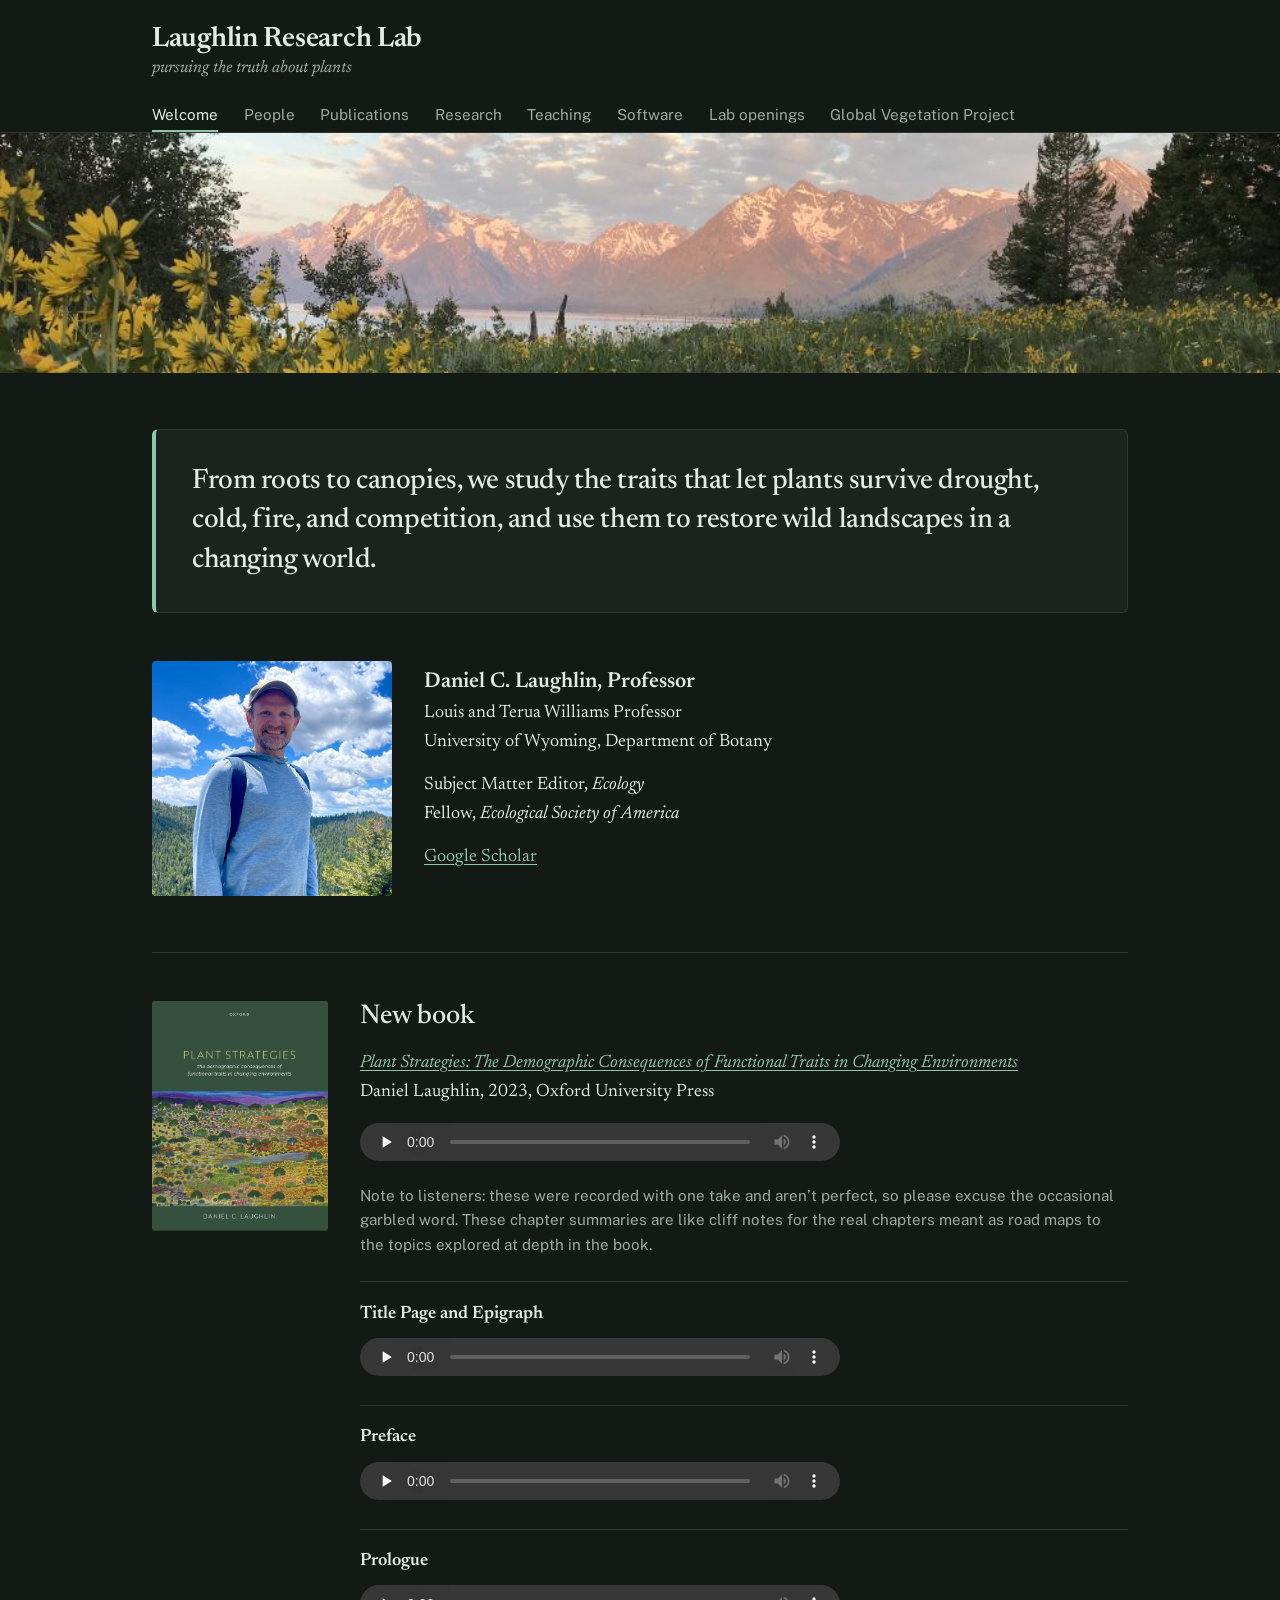
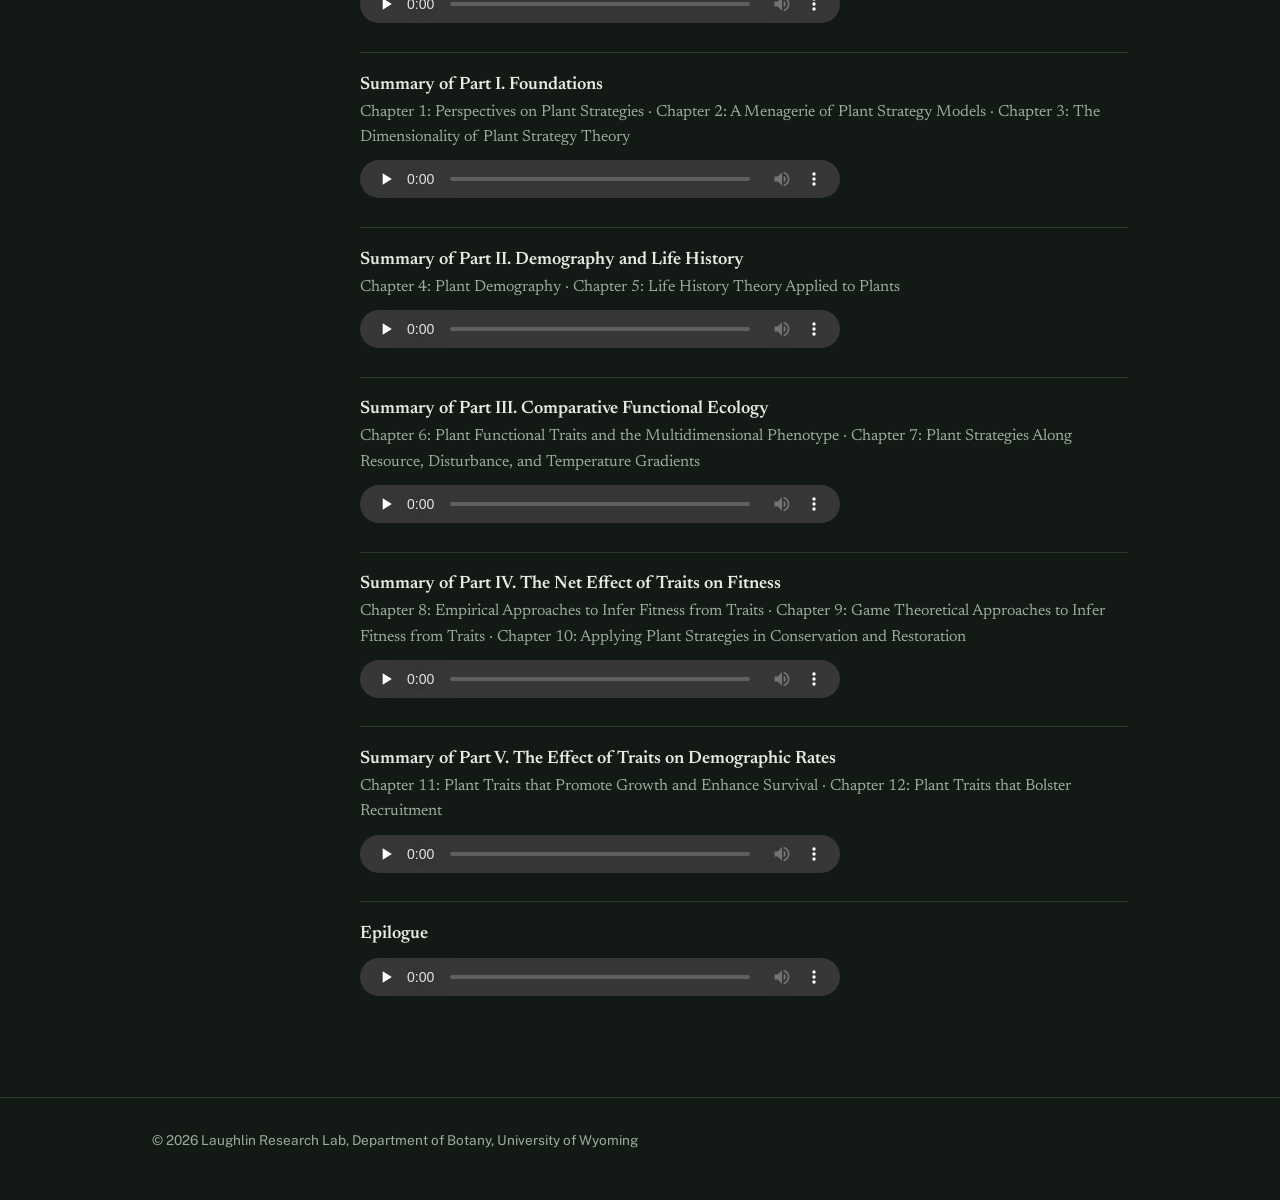
<file: index.html>
<!doctype html>
<html lang="en">
<head>
  <meta charset="utf-8">
  <meta name="viewport" content="width=device-width, initial-scale=1">
  <title>Laughlin Research Lab | pursuing the truth about plants</title>
  <link rel="icon" type="image/png" href="images/Oak_leaf_favicon.png?v=2">
  <link rel="shortcut icon" type="image/png" href="images/Oak_leaf_favicon.png?v=2">
  <link rel="apple-touch-icon" href="images/Oak_leaf_favicon.png?v=2">
  <link rel="preconnect" href="https://fonts.googleapis.com">
  <link rel="preconnect" href="https://fonts.gstatic.com" crossorigin>
  <link href="https://fonts.googleapis.com/css2?family=Newsreader:ital,opsz,wght@0,6..72,400;0,6..72,500;0,6..72,600;1,6..72,400&family=Public+Sans:wght@400;500;600&display=swap" rel="stylesheet">
  <link rel="stylesheet" href="style.css">
</head>
<body>
  <a class="skip" href="#content">Skip to content</a>
  <header id="site-header"></header>
  <img class="banner" src="images/cropped-tetons.jpg" alt="">
  <main id="content">
    <div class="wrap">
      <h1 class="lede mission">From roots to canopies, we study the traits that let plants survive drought, cold, fire, and competition, and use them to restore wild landscapes in a changing world.</h1>

      <div class="welcome-grid">
          <img class="pi-photo" src="images/Daniel%20Main%20page.png" alt="Daniel C. Laughlin">
          <div class="pi">
            <p class="pi-name">Daniel C. Laughlin, Professor</p>
            <p>Louis and Terua Williams Professor</p>
            <p>University of Wyoming, Department of Botany</p>
            <p class="gap">Subject Matter Editor, <em>Ecology</em></p>
            <p>Fellow, <em>Ecological Society of America</em></p>
            <p class="gap"><a href="https://scholar.google.com/citations?hl=en&amp;user=ezi-fF8AAAAJ&amp;view_op=list_works&amp;sortby=pubdate">Google Scholar</a></p>
          </div>
      </div>

      <section class="book">
        <img src="images/PlantStrategies.png" alt="Cover of Plant Strategies">
        <div>
          <h2>New book</h2>
          <p><a href="https://global.oup.com/academic/product/plant-strategies-9780192867957?lang=en&amp;cc=fm"><em>Plant Strategies: The Demographic Consequences of Functional Traits in Changing Environments</em></a><br>Daniel Laughlin, 2023, Oxford University Press</p>
          <audio controls preload="none" src="audio/NoteToListeners.m4a" style="margin:0 0 .75rem"></audio>
          <p class="note">Note to listeners: these were recorded with one take and aren’t perfect, so please excuse the occasional garbled word. These chapter summaries are like cliff notes for the real chapters meant as road maps to the topics explored at depth in the book.</p>

          <ul class="chapters">
            <li><span class="ch-title">Title Page and Epigraph</span>
              <audio controls preload="none" src="audio/01.FrontMatter.m4a"></audio></li>
            <li><span class="ch-title">Preface</span>
              <audio controls preload="none" src="audio/02.Preface.m4a"></audio></li>
            <li><span class="ch-title">Prologue</span>
              <audio controls preload="none" src="audio/03.Prologue.m4a"></audio></li>
            <li><span class="ch-title">Summary of Part I. Foundations</span>
              <span class="ch-sub">Chapter 1: Perspectives on Plant Strategies · Chapter 2: A Menagerie of Plant Strategy Models · Chapter 3: The Dimensionality of Plant Strategy Theory</span>
              <audio controls preload="none" src="audio/PartI.Foundations.m4a"></audio></li>
            <li><span class="ch-title">Summary of Part II. Demography and Life History</span>
              <span class="ch-sub">Chapter 4: Plant Demography · Chapter 5: Life History Theory Applied to Plants</span>
              <audio controls preload="none" src="audio/PartII.Demography.m4a"></audio></li>
            <li><span class="ch-title">Summary of Part III. Comparative Functional Ecology</span>
              <span class="ch-sub">Chapter 6: Plant Functional Traits and the Multidimensional Phenotype · Chapter 7: Plant Strategies Along Resource, Disturbance, and Temperature Gradients</span>
              <audio controls preload="none" src="audio/PartIII.FunctionalEcology.m4a"></audio></li>
            <li><span class="ch-title">Summary of Part IV. The Net Effect of Traits on Fitness</span>
              <span class="ch-sub">Chapter 8: Empirical Approaches to Infer Fitness from Traits · Chapter 9: Game Theoretical Approaches to Infer Fitness from Traits · Chapter 10: Applying Plant Strategies in Conservation and Restoration</span>
              <audio controls preload="none" src="audio/PartIV.NetEffect.m4a"></audio></li>
            <li><span class="ch-title">Summary of Part V. The Effect of Traits on Demographic Rates</span>
              <span class="ch-sub">Chapter 11: Plant Traits that Promote Growth and Enhance Survival · Chapter 12: Plant Traits that Bolster Recruitment</span>
              <audio controls preload="none" src="audio/PartV.Traits%26Rates.m4a"></audio></li>
            <li><span class="ch-title">Epilogue</span>
              <audio controls preload="none" src="audio/Epilogue.m4a"></audio></li>
          </ul>
        </div>
      </section>
    </div>
  </main>
  <footer id="site-footer"></footer>
  <script src="site.js"></script>

</body>
</html>
</file>
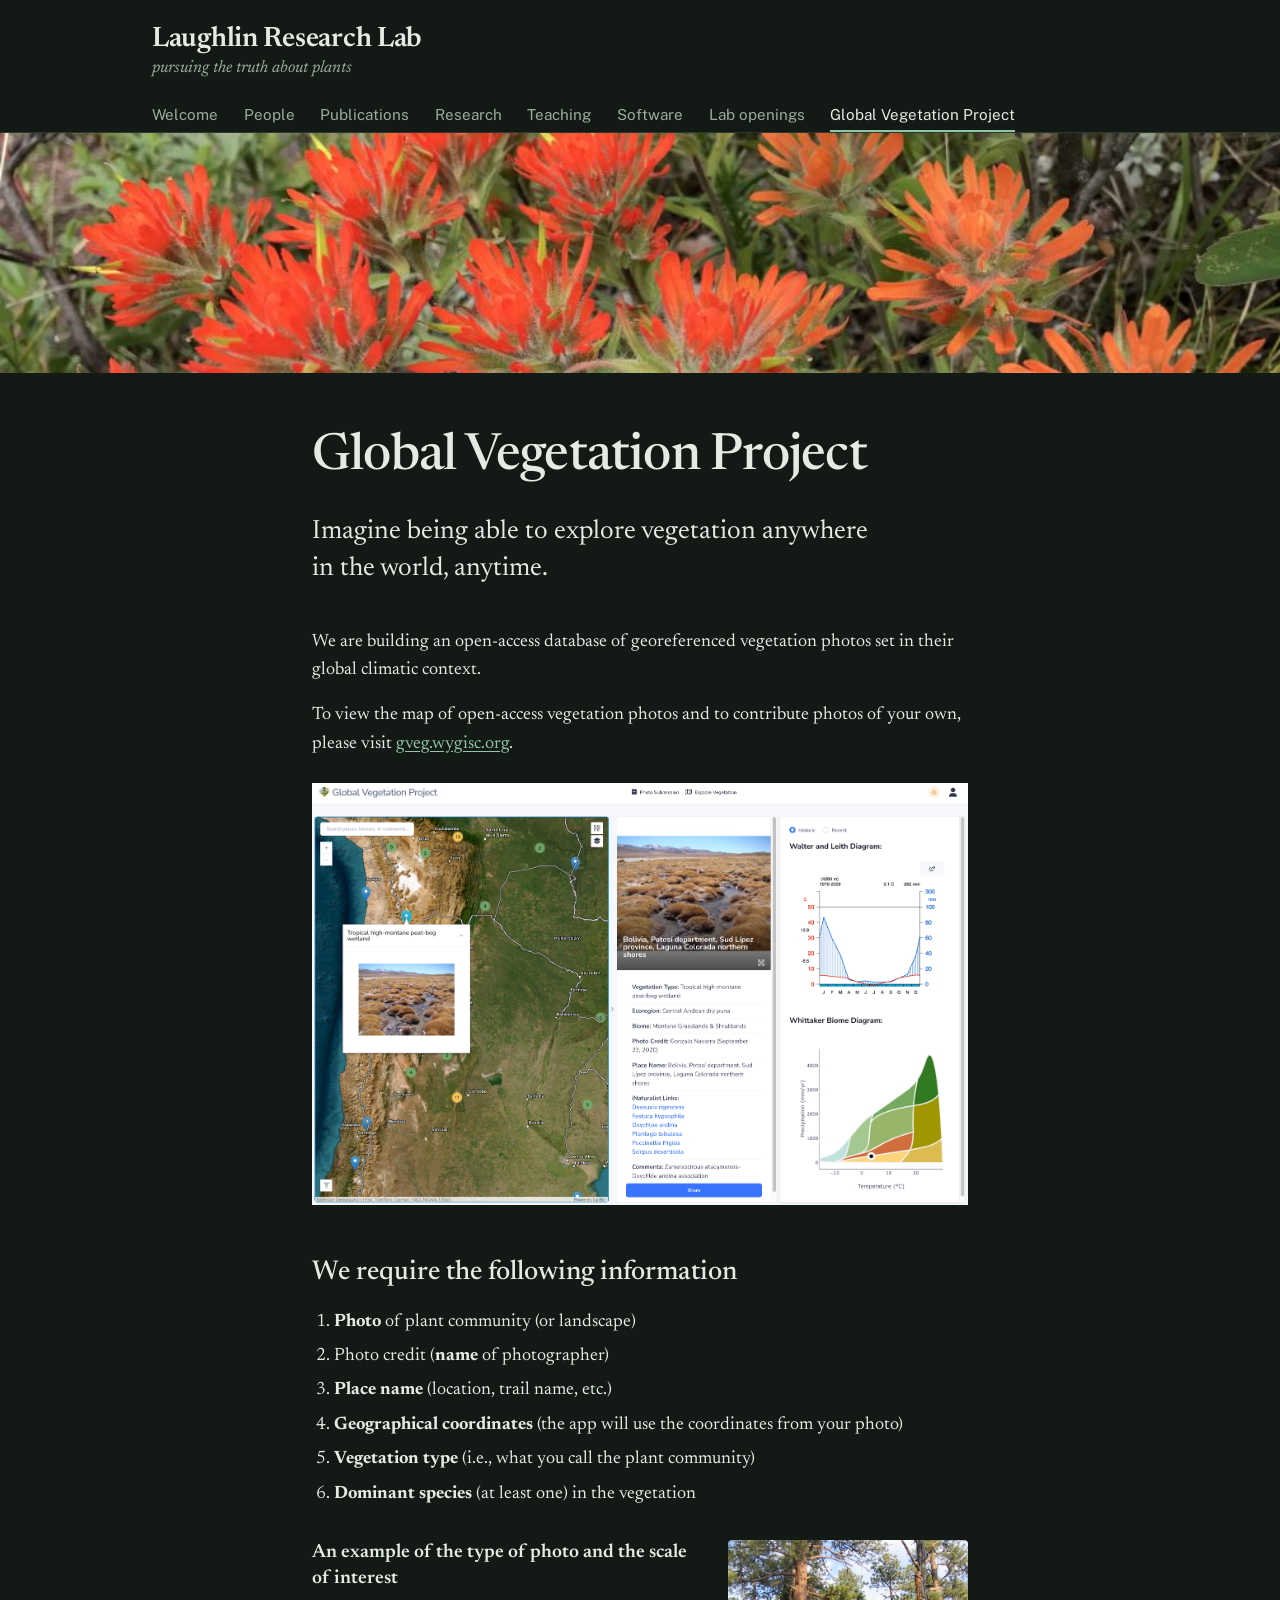
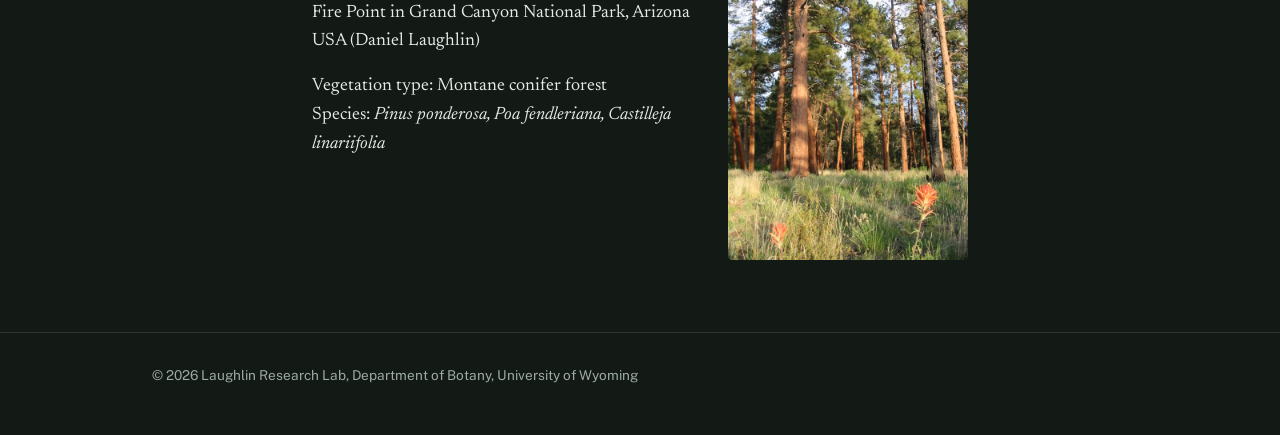
<file: global-vegetation-project.html>
<!doctype html>
<html lang="en">
<head>
  <meta charset="utf-8">
  <meta name="viewport" content="width=device-width, initial-scale=1">
  <title>Global Vegetation Project | Laughlin Research Lab</title>
  <link rel="icon" type="image/png" href="images/Oak_leaf_favicon.png?v=2">
  <link rel="shortcut icon" type="image/png" href="images/Oak_leaf_favicon.png?v=2">
  <link rel="apple-touch-icon" href="images/Oak_leaf_favicon.png?v=2">
  <link rel="preconnect" href="https://fonts.googleapis.com">
  <link rel="preconnect" href="https://fonts.gstatic.com" crossorigin>
  <link href="https://fonts.googleapis.com/css2?family=Newsreader:ital,opsz,wght@0,6..72,400;0,6..72,500;0,6..72,600;1,6..72,400&family=Public+Sans:wght@400;500;600&display=swap" rel="stylesheet">
  <link rel="stylesheet" href="style.css">
</head>
<body>
  <a class="skip" href="#content">Skip to content</a>
  <header id="site-header"></header>
  <img class="banner" src="images/cropped-paintbrush.jpg" alt="">
  <main id="content">
    <div class="wrap narrow">
      <h1>Global Vegetation Project</h1>
      <p class="lede">Imagine being able to explore vegetation anywhere in the world, anytime.</p>
      <p>We are building an open-access database of georeferenced vegetation photos set in their global climatic context.</p>
      <p>To view the map of open-access vegetation photos and to contribute photos of your own, please visit <a href="https://gveg.wygisc.org/">gveg.wygisc.org</a>.</p>
      <a href="images/gVeg%20example.png"><img class="figure" src="images/gVeg%20example.png" alt="Map of submitted vegetation photos"></a>

      <h2>We require the following information</h2>
      <ol class="requirements">
        <li><b>Photo</b> of plant community (or landscape)</li>
        <li>Photo credit (<b>name</b> of photographer)</li>
        <li><b>Place name</b> (location, trail name, etc.)</li>
        <li><b>Geographical coordinates</b> (the app will use the coordinates from your photo)</li>
        <li><b>Vegetation type</b> (i.e., what you call the plant community)</li>
        <li><b>Dominant species</b> (at least one) in the vegetation</li>
      </ol>

      <div class="example">
        <div>
          <h3 style="margin-top:0">An example of the type of photo and the scale of interest</h3>
          <p>Fire Point in Grand Canyon National Park, Arizona USA (Daniel Laughlin)</p>
          <p>Vegetation type: Montane conifer forest<br>Species: <em>Pinus ponderosa, Poa fendleriana, Castilleja linariifolia</em></p>
        </div>
        <img src="images/Paintbrush_FirePoint.jpg" alt="Montane conifer forest with paintbrush at Fire Point, Grand Canyon National Park">
      </div>
    </div>
  </main>
  <footer id="site-footer"></footer>
  <script src="site.js"></script>

</body>
</html>
</file>
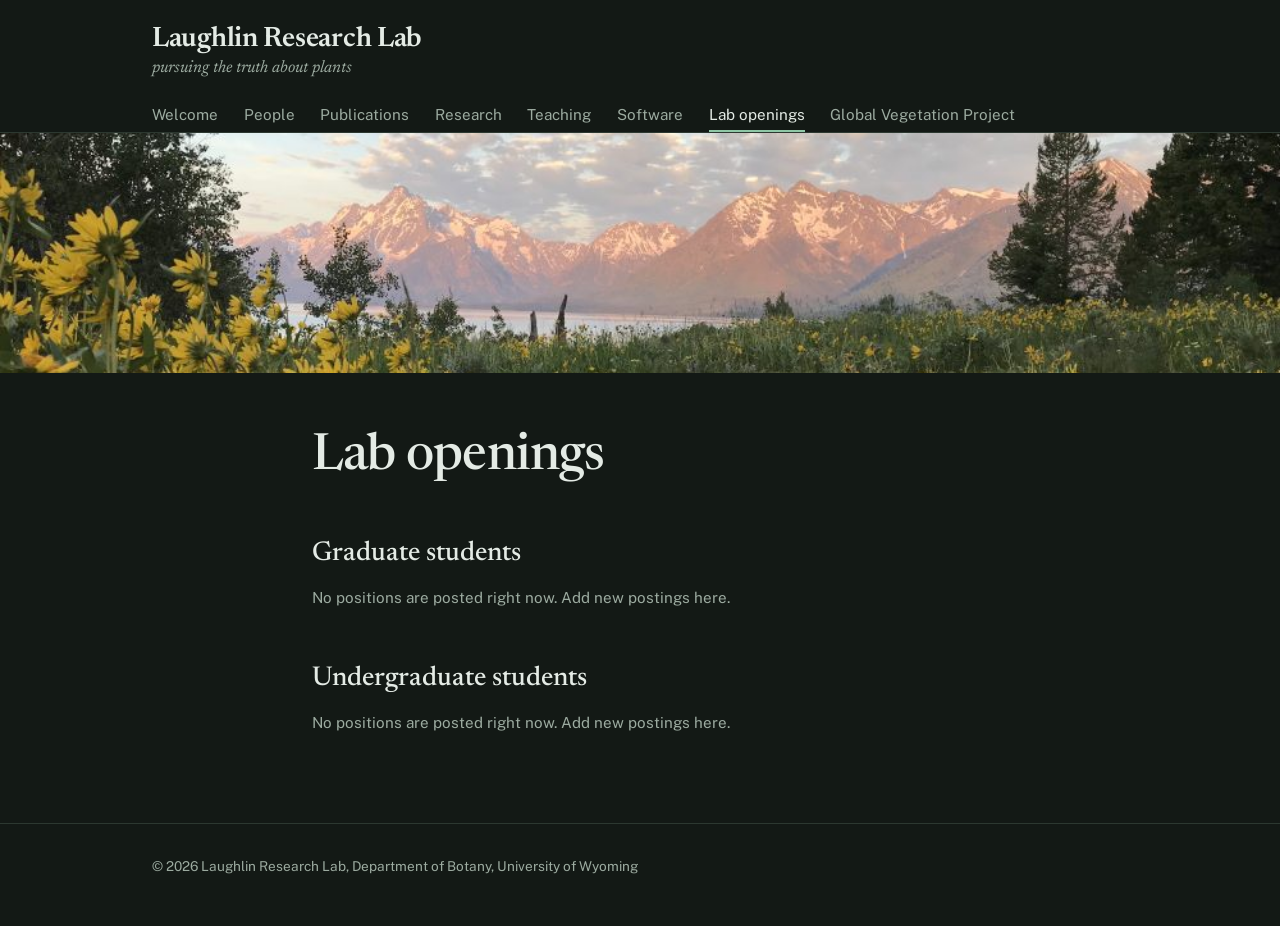
<file: lab-openings.html>
<!doctype html>
<html lang="en">
<head>
  <meta charset="utf-8">
  <meta name="viewport" content="width=device-width, initial-scale=1">
  <title>Lab openings | Laughlin Research Lab</title>
  <link rel="icon" type="image/png" href="images/Oak_leaf_favicon.png?v=2">
  <link rel="shortcut icon" type="image/png" href="images/Oak_leaf_favicon.png?v=2">
  <link rel="apple-touch-icon" href="images/Oak_leaf_favicon.png?v=2">
  <link rel="preconnect" href="https://fonts.googleapis.com">
  <link rel="preconnect" href="https://fonts.gstatic.com" crossorigin>
  <link href="https://fonts.googleapis.com/css2?family=Newsreader:ital,opsz,wght@0,6..72,400;0,6..72,500;0,6..72,600;1,6..72,400&family=Public+Sans:wght@400;500;600&display=swap" rel="stylesheet">
  <link rel="stylesheet" href="style.css">
</head>
<body>
  <a class="skip" href="#content">Skip to content</a>
  <header id="site-header"></header>
  <img class="banner" src="images/cropped-tetons.jpg" alt="">
  <main id="content">
    <div class="wrap narrow">
      <h1>Lab openings</h1>
      <h2>Graduate students</h2>
      <p class="note">No positions are posted right now. Add new postings here.</p>
      <h2>Undergraduate students</h2>
      <p class="note">No positions are posted right now. Add new postings here.</p>
    </div>
  </main>
  <footer id="site-footer"></footer>
  <script src="site.js"></script>

</body>
</html>
</file>
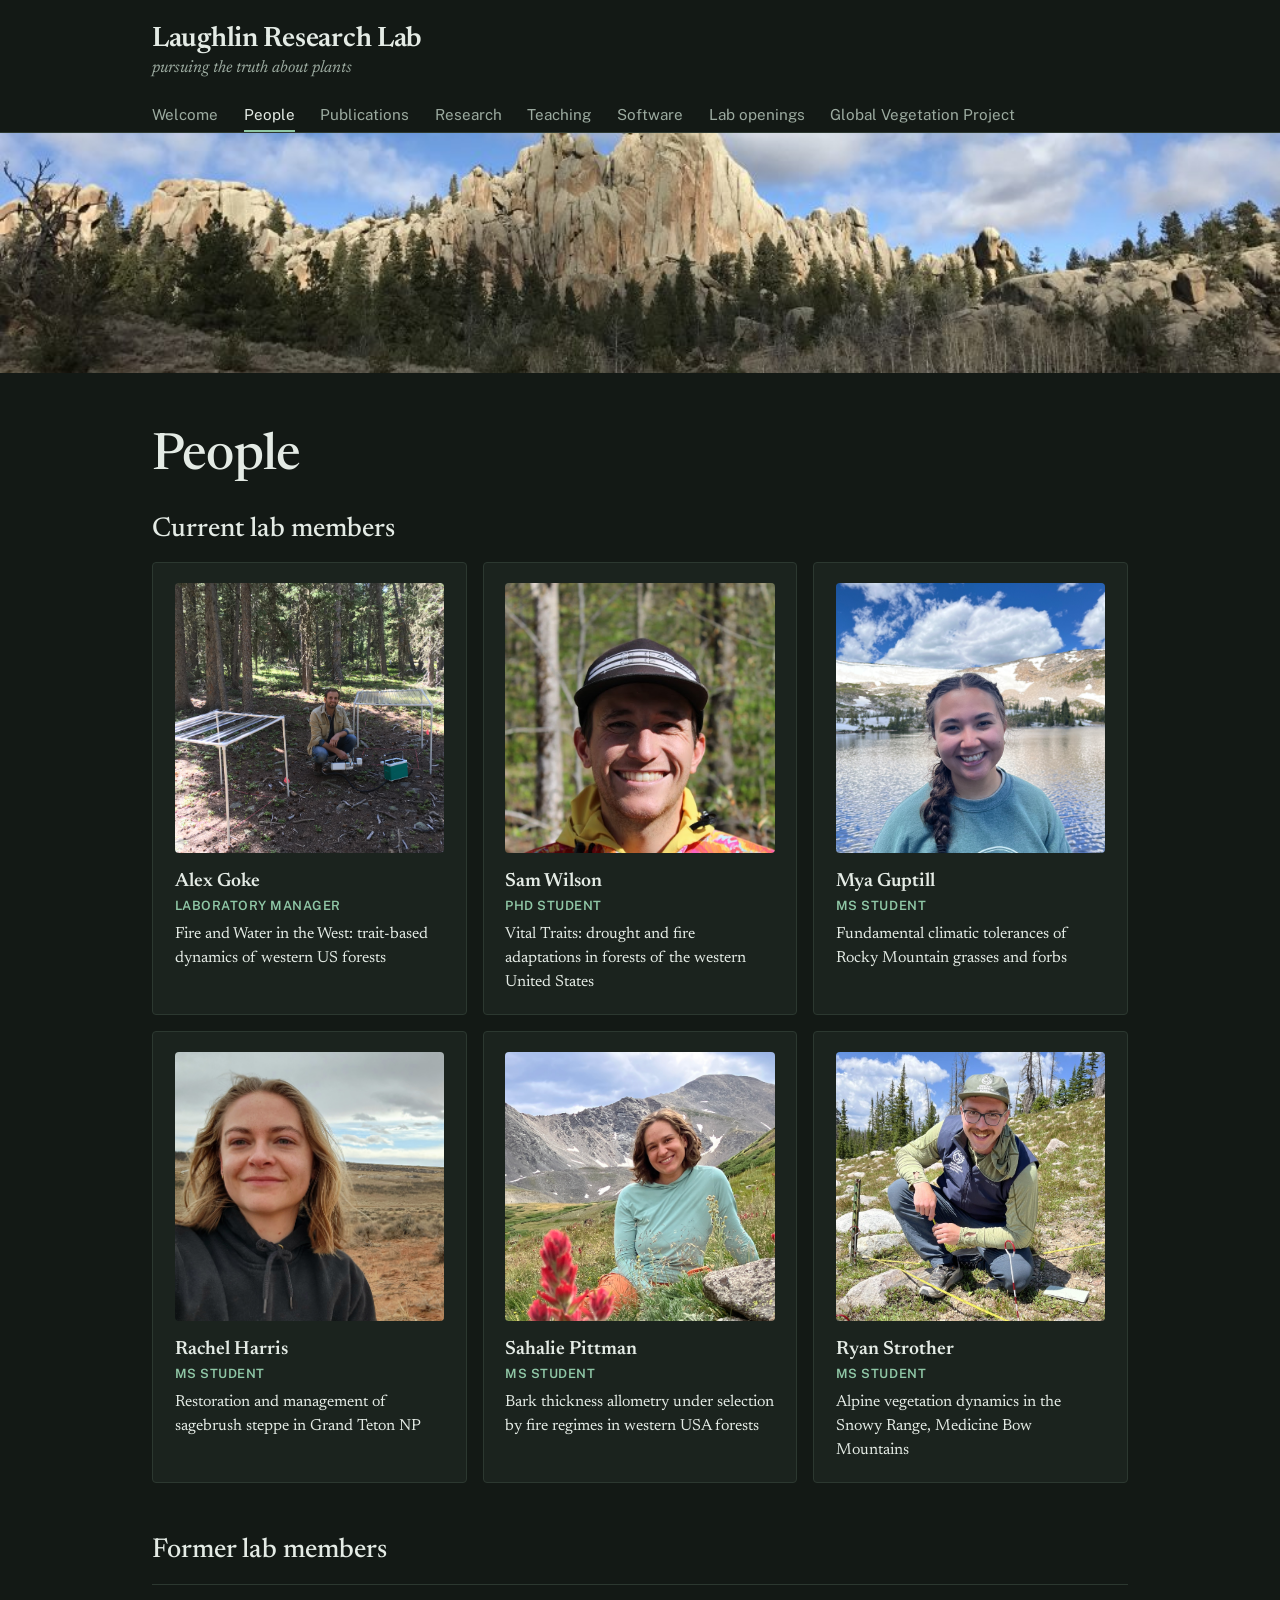
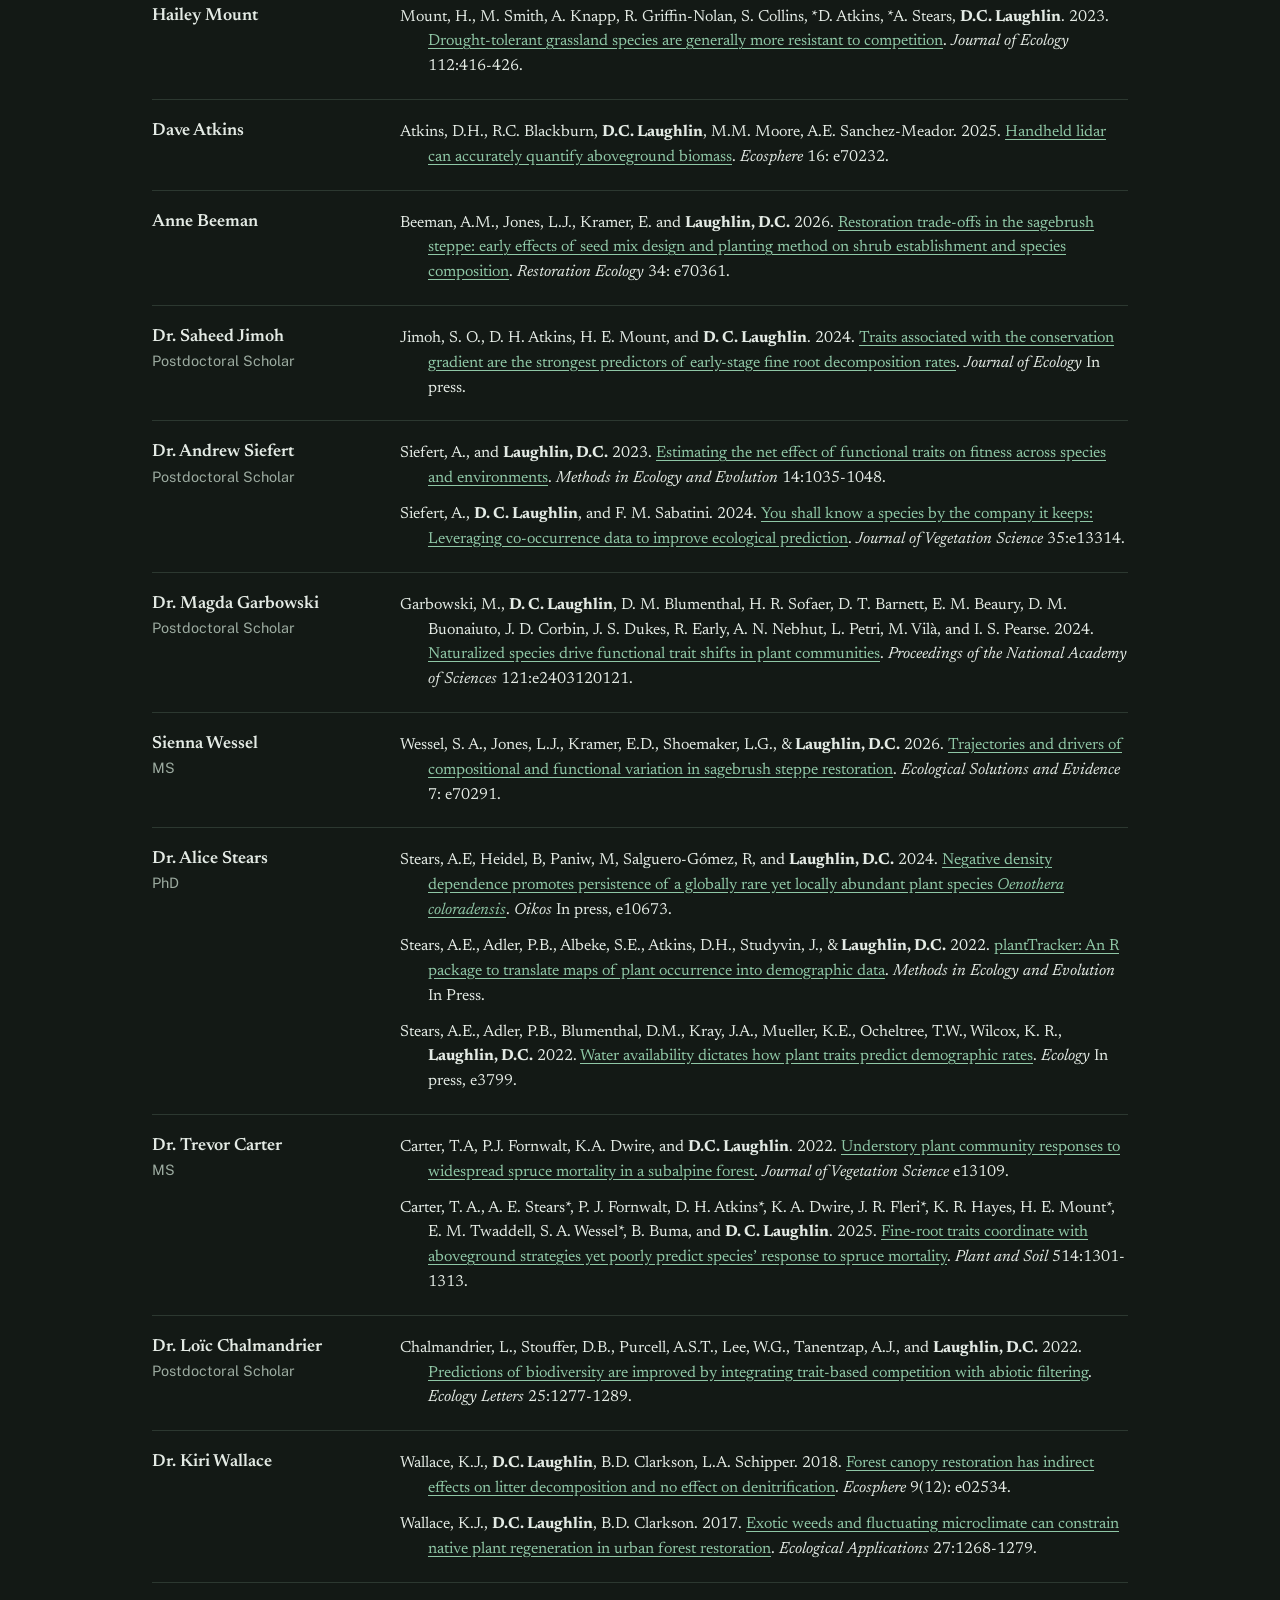
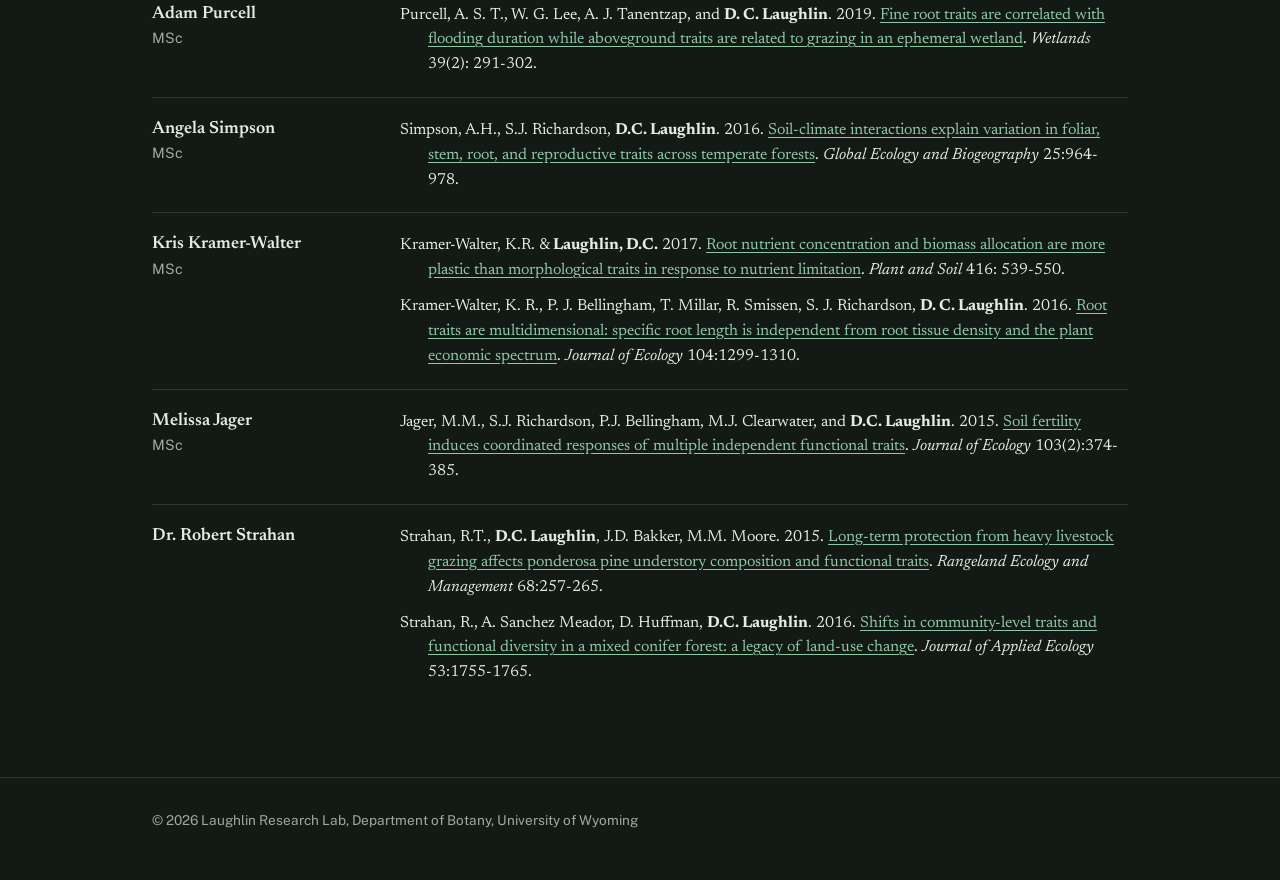
<file: people.html>
<!doctype html>
<html lang="en">
<head>
  <meta charset="utf-8">
  <meta name="viewport" content="width=device-width, initial-scale=1">
  <title>People | Laughlin Research Lab</title>
  <link rel="icon" type="image/png" href="images/Oak_leaf_favicon.png?v=2">
  <link rel="shortcut icon" type="image/png" href="images/Oak_leaf_favicon.png?v=2">
  <link rel="apple-touch-icon" href="images/Oak_leaf_favicon.png?v=2">
  <link rel="preconnect" href="https://fonts.googleapis.com">
  <link rel="preconnect" href="https://fonts.gstatic.com" crossorigin>
  <link href="https://fonts.googleapis.com/css2?family=Newsreader:ital,opsz,wght@0,6..72,400;0,6..72,500;0,6..72,600;1,6..72,400&family=Public+Sans:wght@400;500;600&display=swap" rel="stylesheet">
  <link rel="stylesheet" href="style.css">
</head>
<body>
  <a class="skip" href="#content">Skip to content</a>
  <header id="site-header"></header>
  <img class="banner" src="images/cropped-vedauwoo.jpg" alt="">
  <main id="content">
    <div class="wrap">
      <h1>People</h1>
      <h2 style="margin-top:0">Current lab members</h2>
      <ul class="members">
        <li class="member">
          <img class="member-photo" src="images/Alex%20Goke.JPG" alt="Alex Goke" loading="lazy">
          <h3>Alex Goke</h3>
          <p class="role">Laboratory Manager</p>
          <p>Fire and Water in the West: trait-based dynamics of western US forests</p>
        </li>
        <li class="member">
          <img class="member-photo" src="images/Sam%20Wilson.JPG" alt="Sam Wilson" loading="lazy">
          <h3>Sam Wilson</h3>
          <p class="role">PhD student</p>
          <p>Vital Traits: drought and fire adaptations in forests of the western United States</p>
        </li>
        <li class="member">
          <img class="member-photo" src="images/Mya%20Guptill.jpeg" alt="Mya Guptill" loading="lazy">
          <h3>Mya Guptill</h3>
          <p class="role">MS student</p>
          <p>Fundamental climatic tolerances of Rocky Mountain grasses and forbs</p>
        </li>
        <li class="member">
          <img class="member-photo" src="images/RachelHarris.jpg" alt="Rachel Harris" loading="lazy">
          <h3>Rachel Harris</h3>
          <p class="role">MS student</p>
          <p>Restoration and management of sagebrush steppe in Grand Teton NP</p>
        </li>
        <li class="member">
          <img class="member-photo" src="images/Sahalie%20Pittman.jpg" alt="Sahalie Pittman" loading="lazy">
          <h3>Sahalie Pittman</h3>
          <p class="role">MS student</p>
          <p>Bark thickness allometry under selection by fire regimes in western USA forests</p>
        </li>
        <li class="member">
          <img class="member-photo" src="images/Ryan%20Strother.jpeg" alt="Ryan Strother" loading="lazy">
          <h3>Ryan Strother</h3>
          <p class="role">MS student</p>
          <p>Alpine vegetation dynamics in the Snowy Range, Medicine Bow Mountains</p>
        </li>
      </ul>

      <h2>Former lab members</h2>
      <div class="alum">
        <h3>Hailey Mount</h3>
        <ul>
          <li>Mount, H., M. Smith, A. Knapp, R. Griffin-Nolan, S. Collins, *D. Atkins, *A. Stears, <b>D.C. Laughlin</b>. 2023. <a href="http://doi.org/10.1111/1365-2745.14243">Drought-tolerant grassland species are generally more resistant to competition</a>. <em>Journal of Ecology</em> 112:416-426.</li>
        </ul>
      </div>
      <div class="alum">
        <h3>Dave Atkins</h3>
        <ul>
          <li>Atkins, D.H., R.C. Blackburn, <b>D.C. Laughlin</b>, M.M. Moore, A.E. Sanchez-Meador. 2025. <a href="https://doi.org/10.1002/ecs2.70232">Handheld lidar can accurately quantify aboveground biomass</a>. <em>Ecosphere</em> 16: e70232.</li>
        </ul>
      </div>
      <div class="alum">
        <h3>Anne Beeman</h3>
        <ul>
          <li>Beeman, A.M., Jones, L.J., Kramer, E. and <b>Laughlin, D.C.</b> 2026. <a href="https://doi.org/10.1111/rec.70361">Restoration trade-offs in the sagebrush steppe: early effects of seed mix design and planting method on shrub establishment and species composition</a>. <em>Restoration Ecology</em> 34: e70361.</li>
        </ul>
      </div>
      <div class="alum">
        <h3>Dr. Saheed Jimoh<span class="degree">Postdoctoral Scholar</span></h3>
        <ul>
          <li>Jimoh, S. O., D. H. Atkins, H. E. Mount, and <b>D. C. Laughlin</b>. 2024. <a href="https://doi.org/10.1111/1365-2745.14423">Traits associated with the conservation gradient are the strongest predictors of early-stage fine root decomposition rates</a>. <em>Journal of Ecology</em> In press.</li>
        </ul>
      </div>
      <div class="alum">
        <h3>Dr. Andrew Siefert<span class="degree">Postdoctoral Scholar</span></h3>
        <ul>
          <li>Siefert, A., and <b>Laughlin, D.C.</b> 2023. <a href="https://doi.org/10.1111/2041-210X.14079">Estimating the net effect of functional traits on fitness across species and environments</a>. <em>Methods in Ecology and Evolution</em> 14:1035-1048.</li>
          <li>Siefert, A., <b>D. C. Laughlin</b>, and F. M. Sabatini. 2024. <a href="https://doi.org/10.1111/jvs.13314">You shall know a species by the company it keeps: Leveraging co-occurrence data to improve ecological prediction</a>. <em>Journal of Vegetation Science</em> 35:e13314.</li>
        </ul>
      </div>
      <div class="alum">
        <h3>Dr. Magda Garbowski<span class="degree">Postdoctoral Scholar</span></h3>
        <ul>
          <li>Garbowski, M., <b>D. C. Laughlin</b>, D. M. Blumenthal, H. R. Sofaer, D. T. Barnett, E. M. Beaury, D. M. Buonaiuto, J. D. Corbin, J. S. Dukes, R. Early, A. N. Nebhut, L. Petri, M. Vilà, and I. S. Pearse. 2024. <a href="https://www.pnas.org/doi/abs/10.1073/pnas.2403120121">Naturalized species drive functional trait shifts in plant communities</a>. <em>Proceedings of the National Academy of Sciences</em> 121:e2403120121.</li>
        </ul>
      </div>
      <div class="alum">
        <h3>Sienna Wessel<span class="degree">MS</span></h3>
        <ul>
          <li>Wessel, S. A., Jones, L.J., Kramer, E.D., Shoemaker, L.G., &amp; <b>Laughlin, D.C.</b> 2026. <a href="https://doi.org/10.1002/2688-8319.70291">Trajectories and drivers of compositional and functional variation in sagebrush steppe restoration</a>. <em>Ecological Solutions and Evidence</em> 7: e70291.</li>
        </ul>
      </div>
      <div class="alum">
        <h3>Dr. Alice Stears<span class="degree">PhD</span></h3>
        <ul>
          <li>Stears, A.E, Heidel, B, Paniw, M, Salguero-Gómez, R, and <b>Laughlin, D.C.</b> 2024. <a href="https://doi.org/10.1111/oik.10673">Negative density dependence promotes persistence of a globally rare yet locally abundant plant species <em>Oenothera coloradensis</em></a>. <em>Oikos</em> In press, e10673.</li>
          <li>Stears, A.E., Adler, P.B., Albeke, S.E., Atkins, D.H., Studyvin, J., &amp; <b>Laughlin, D.C.</b> 2022. <a href="https://doi.org/10.1111/2041-210X.13950">plantTracker: An R package to translate maps of plant occurrence into demographic data</a>. <em>Methods in Ecology and Evolution</em> In Press.</li>
          <li>Stears, A.E., Adler, P.B., Blumenthal, D.M., Kray, J.A., Mueller, K.E., Ocheltree, T.W., Wilcox, K. R., <b>Laughlin, D.C.</b> 2022. <a href="https://doi.org/10.1002/ecy.3799">Water availability dictates how plant traits predict demographic rates</a>. <em>Ecology</em> In press, e3799.</li>
        </ul>
      </div>
      <div class="alum">
        <h3>Dr. Trevor Carter<span class="degree">MS</span></h3>
        <ul>
          <li>Carter, T.A, P.J. Fornwalt, K.A. Dwire, and <b>D.C. Laughlin</b>. 2022. <a href="https://doi.org/10.1111/jvs.13109">Understory plant community responses to widespread spruce mortality in a subalpine forest</a>. <em>Journal of Vegetation Science</em> e13109.</li>
          <li>Carter, T. A., A. E. Stears*, P. J. Fornwalt, D. H. Atkins*, K. A. Dwire, J. R. Fleri*, K. R. Hayes, H. E. Mount*, E. M. Twaddell, S. A. Wessel*, B. Buma, and <b>D. C. Laughlin</b>. 2025. <a href="https://doi.org/10.1007/s11104-025-07463-x">Fine-root traits coordinate with aboveground strategies yet poorly predict species’ response to spruce mortality</a>. <em>Plant and Soil</em> 514:1301-1313.</li>
        </ul>
      </div>
      <div class="alum">
        <h3>Dr. Loïc Chalmandrier<span class="degree">Postdoctoral Scholar</span></h3>
        <ul>
          <li>Chalmandrier, L., Stouffer, D.B., Purcell, A.S.T., Lee, W.G., Tanentzap, A.J., and <b>Laughlin, D.C.</b> 2022. <a href="https://doi.org/10.1111/ele.13980">Predictions of biodiversity are improved by integrating trait-based competition with abiotic filtering</a>. <em>Ecology Letters</em> 25:1277-1289.</li>
        </ul>
      </div>
      <div class="alum">
        <h3>Dr. Kiri Wallace</h3>
        <ul>
          <li>Wallace, K.J., <b>D.C. Laughlin</b>, B.D. Clarkson, L.A. Schipper. 2018. <a href="https://doi.org/10.1002/ecs2.2534">Forest canopy restoration has indirect effects on litter decomposition and no effect on denitrification</a>. <em>Ecosphere</em> 9(12): e02534.</li>
          <li>Wallace, K.J., <b>D.C. Laughlin</b>, B.D. Clarkson. 2017. <a href="https://doi.org/10.1002/eap.1520">Exotic weeds and fluctuating microclimate can constrain native plant regeneration in urban forest restoration</a>. <em>Ecological Applications</em> 27:1268-1279.</li>
        </ul>
      </div>
      <div class="alum">
        <h3>Adam Purcell<span class="degree">MSc</span></h3>
        <ul>
          <li>Purcell, A. S. T., W. G. Lee, A. J. Tanentzap, and <b>D. C. Laughlin</b>. 2019. <a href="https://doi.org/10.1007/s13157-018-1084-8">Fine root traits are correlated with flooding duration while aboveground traits are related to grazing in an ephemeral wetland</a>. <em>Wetlands</em> 39(2): 291-302.</li>
        </ul>
      </div>
      <div class="alum">
        <h3>Angela Simpson<span class="degree">MSc</span></h3>
        <ul>
          <li>Simpson, A.H., S.J. Richardson, <b>D.C. Laughlin</b>. 2016. <a href="https://doi.org/10.1111/geb.12457">Soil-climate interactions explain variation in foliar, stem, root, and reproductive traits across temperate forests</a>. <em>Global Ecology and Biogeography</em> 25:964-978.</li>
        </ul>
      </div>
      <div class="alum">
        <h3>Kris Kramer-Walter<span class="degree">MSc</span></h3>
        <ul>
          <li>Kramer-Walter, K.R. &amp; <b>Laughlin, D.C.</b> 2017. <a href="https://doi.org/10.1007/s11104-017-3234-9">Root nutrient concentration and biomass allocation are more plastic than morphological traits in response to nutrient limitation</a>. <em>Plant and Soil</em> 416: 539-550.</li>
          <li>Kramer-Walter, K. R., P. J. Bellingham, T. Millar, R. Smissen, S. J. Richardson, <b>D. C. Laughlin</b>. 2016. <a href="https://doi.org/10.1111/1365-2745.12562">Root traits are multidimensional: specific root length is independent from root tissue density and the plant economic spectrum</a>. <em>Journal of Ecology</em> 104:1299-1310.</li>
        </ul>
      </div>
      <div class="alum">
        <h3>Melissa Jager<span class="degree">MSc</span></h3>
        <ul>
          <li>Jager, M.M., S.J. Richardson, P.J. Bellingham, M.J. Clearwater, and <b>D.C. Laughlin</b>. 2015. <a href="https://doi.org/10.1111/1365-2745.12366">Soil fertility induces coordinated responses of multiple independent functional traits</a>. <em>Journal of Ecology</em> 103(2):374-385.</li>
        </ul>
      </div>
      <div class="alum">
        <h3>Dr. Robert Strahan</h3>
        <ul>
          <li>Strahan, R.T., <b>D.C. Laughlin</b>, J.D. Bakker, M.M. Moore. 2015. <a href="https://doi.org/10.1016/j.rama.2015.03.008">Long-term protection from heavy livestock grazing affects ponderosa pine understory composition and functional traits</a>. <em>Rangeland Ecology and Management</em> 68:257-265.</li>
          <li>Strahan, R., A. Sanchez Meador, D. Huffman, <b>D.C. Laughlin</b>. 2016. <a href="https://doi.org/10.1111/1365-2664.12737">Shifts in community-level traits and functional diversity in a mixed conifer forest: a legacy of land-use change</a>. <em>Journal of Applied Ecology</em> 53:1755-1765.</li>
        </ul>
      </div>
    </div>
  </main>
  <footer id="site-footer"></footer>
  <script src="site.js"></script>

</body>
</html>
</file>
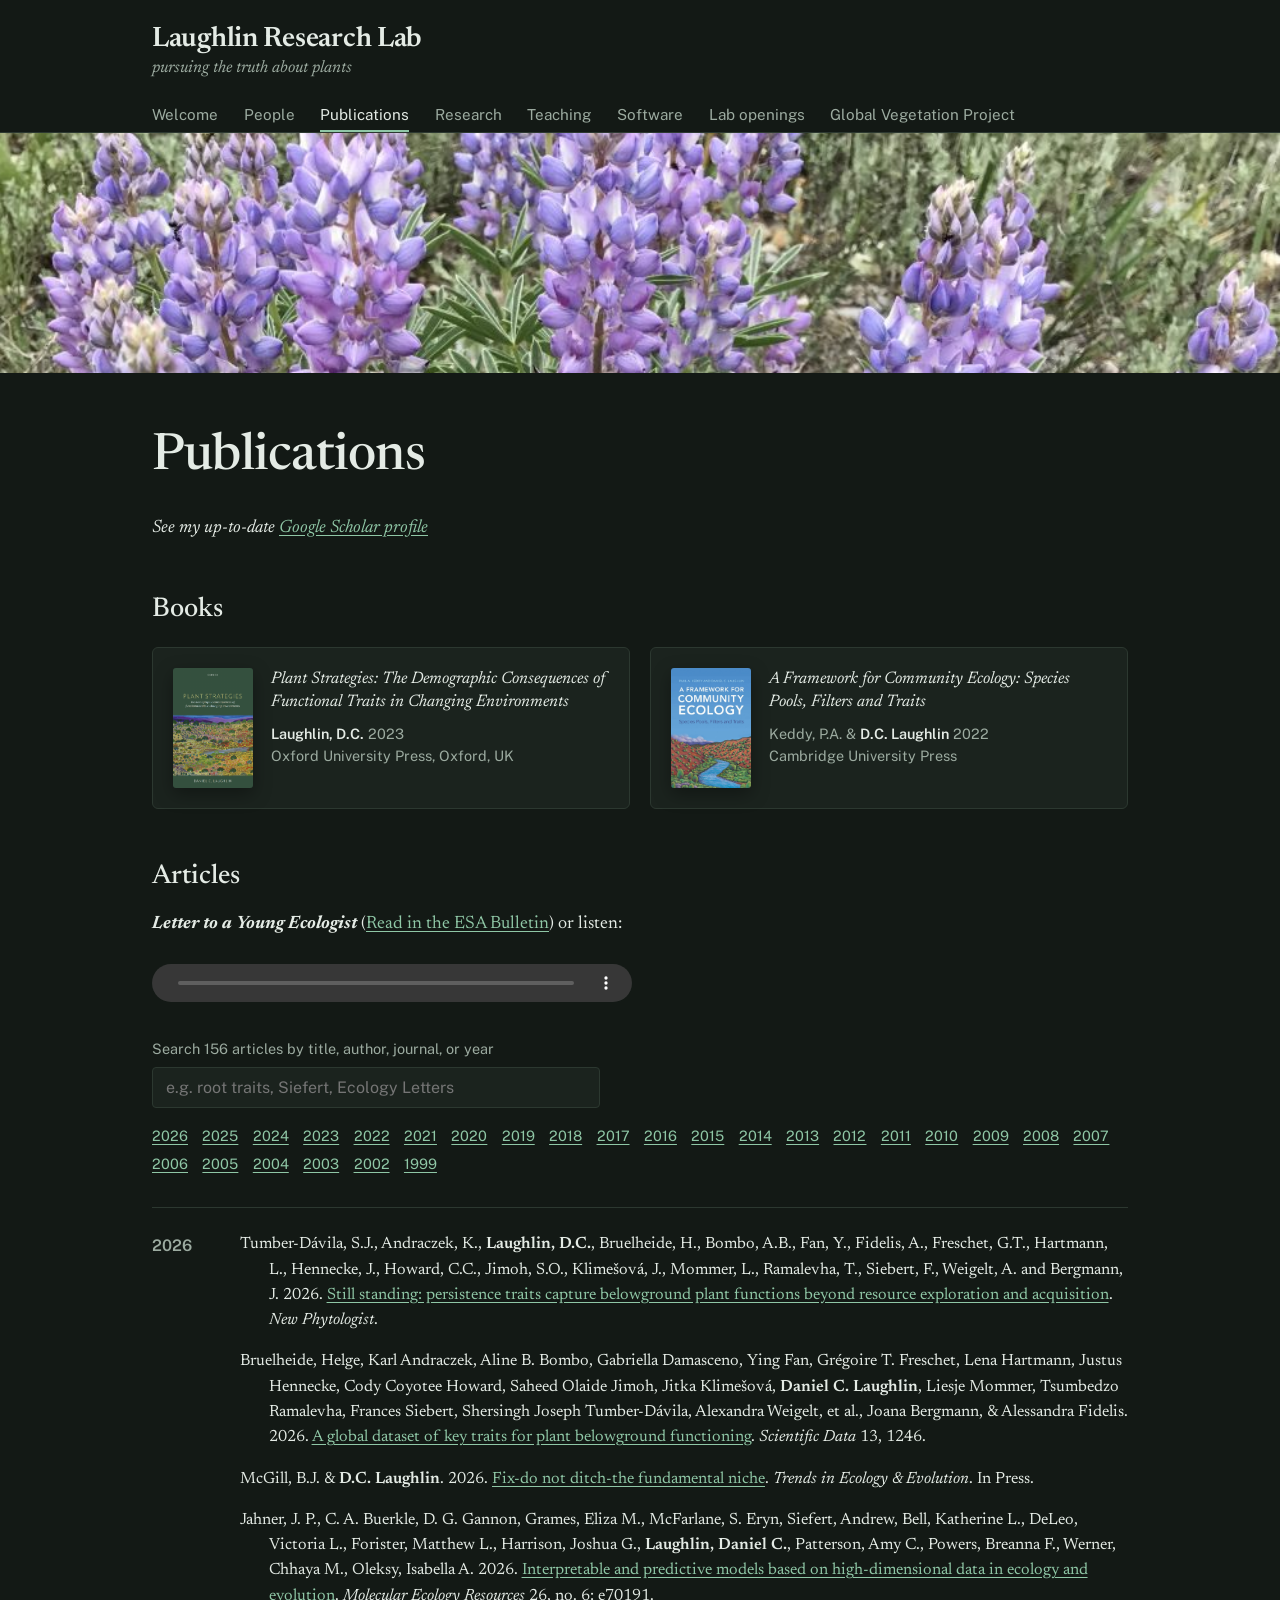
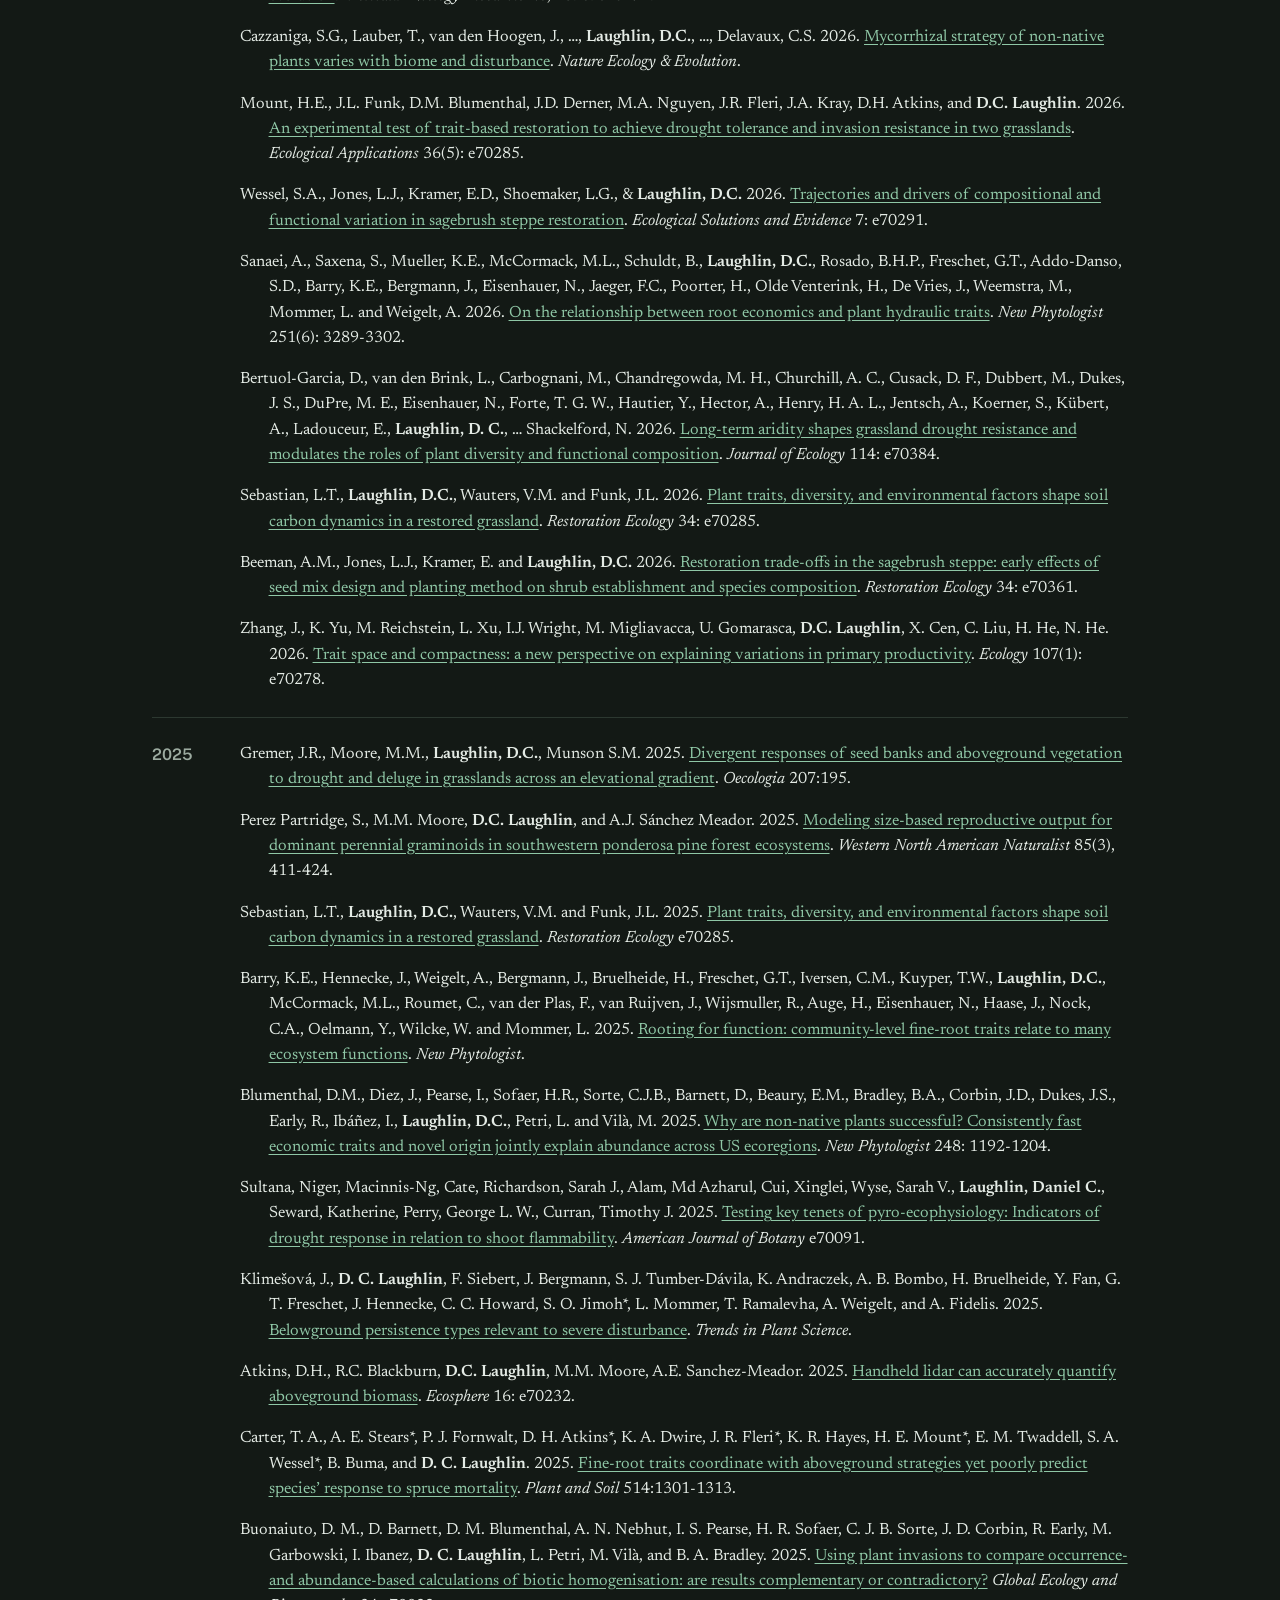
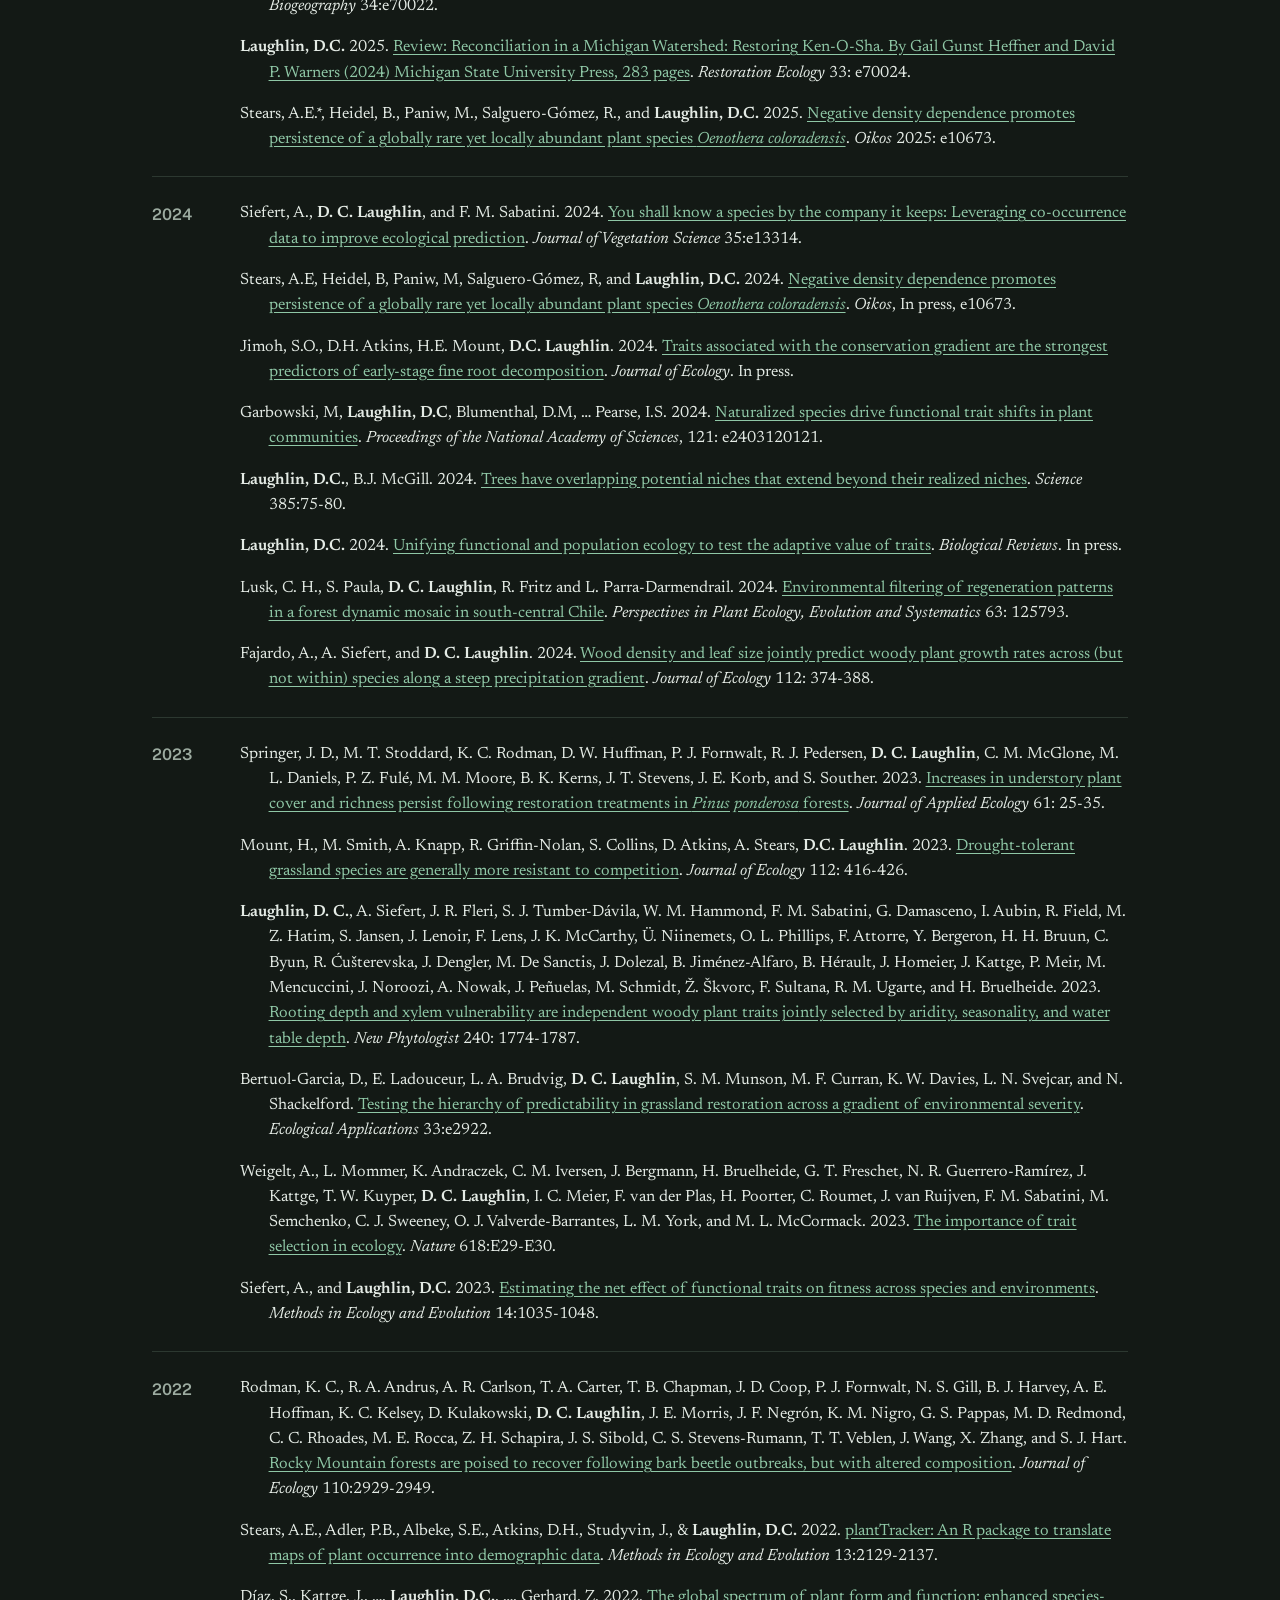
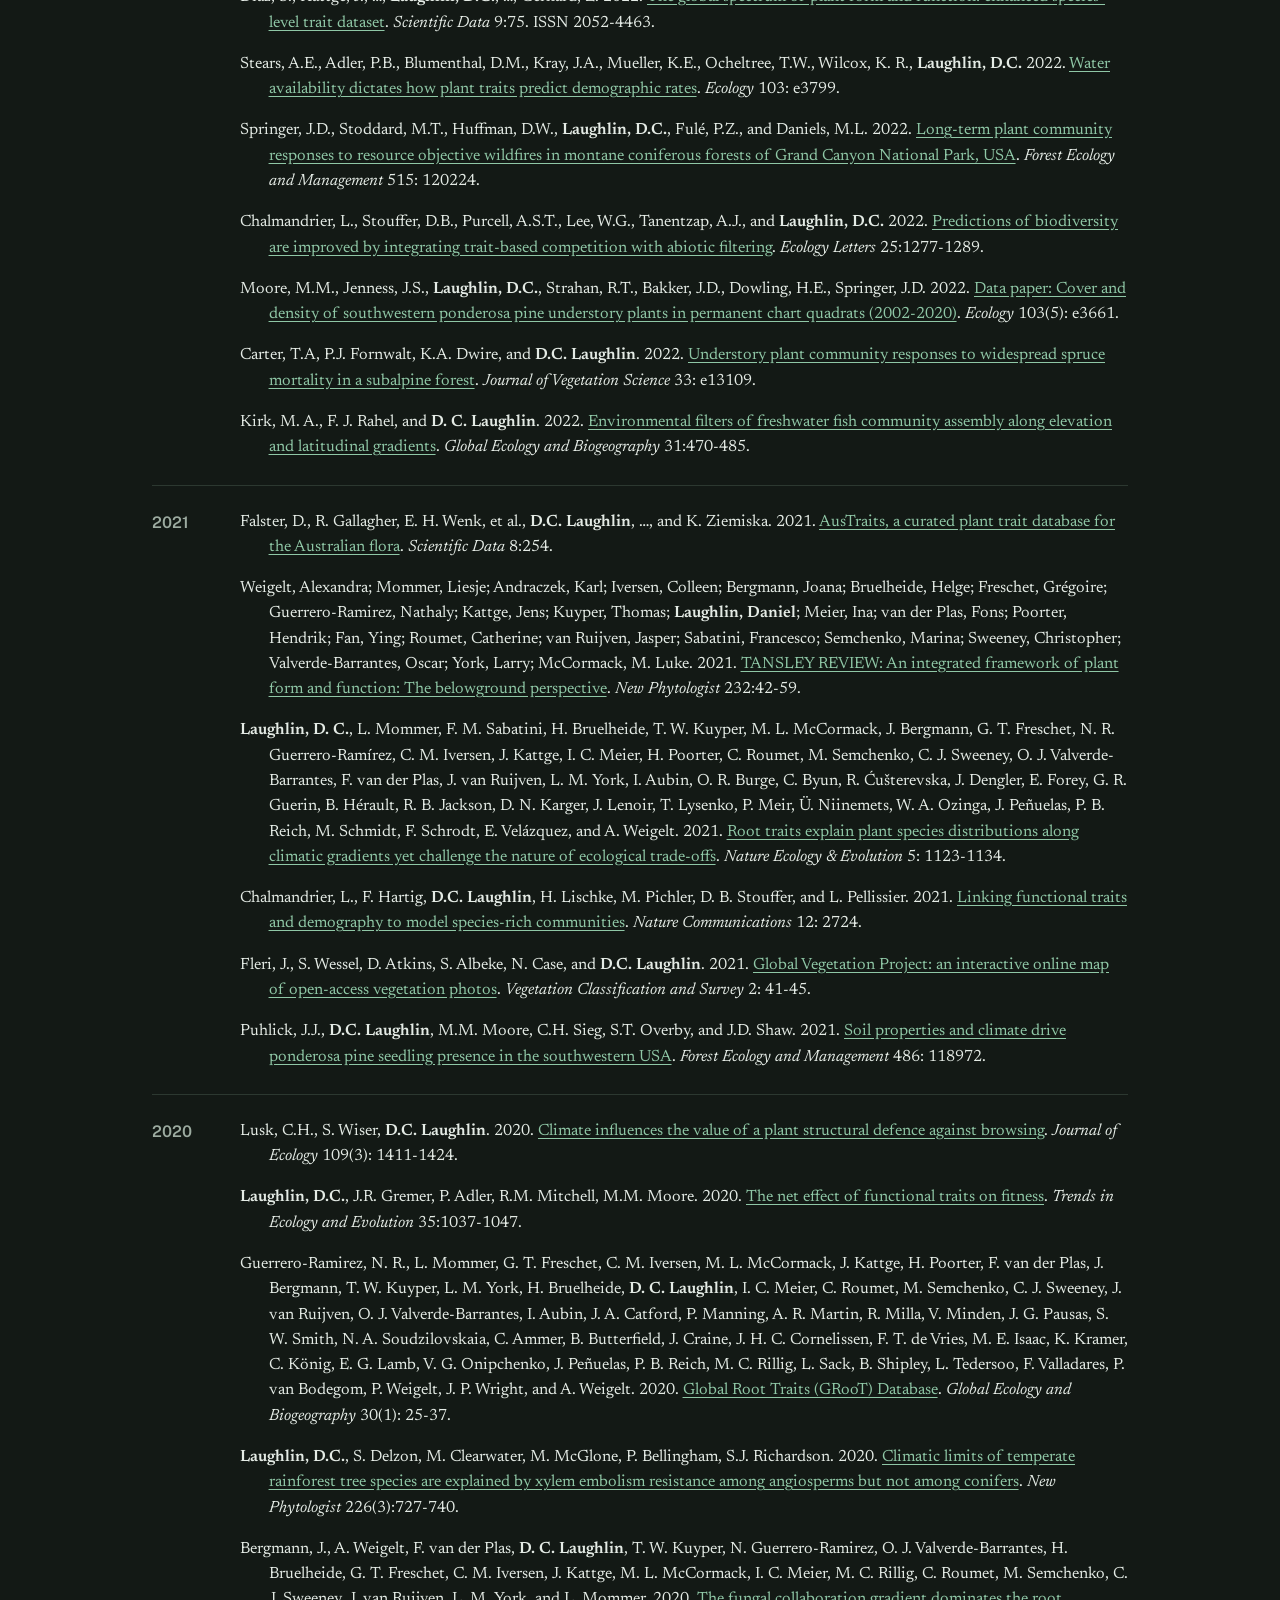
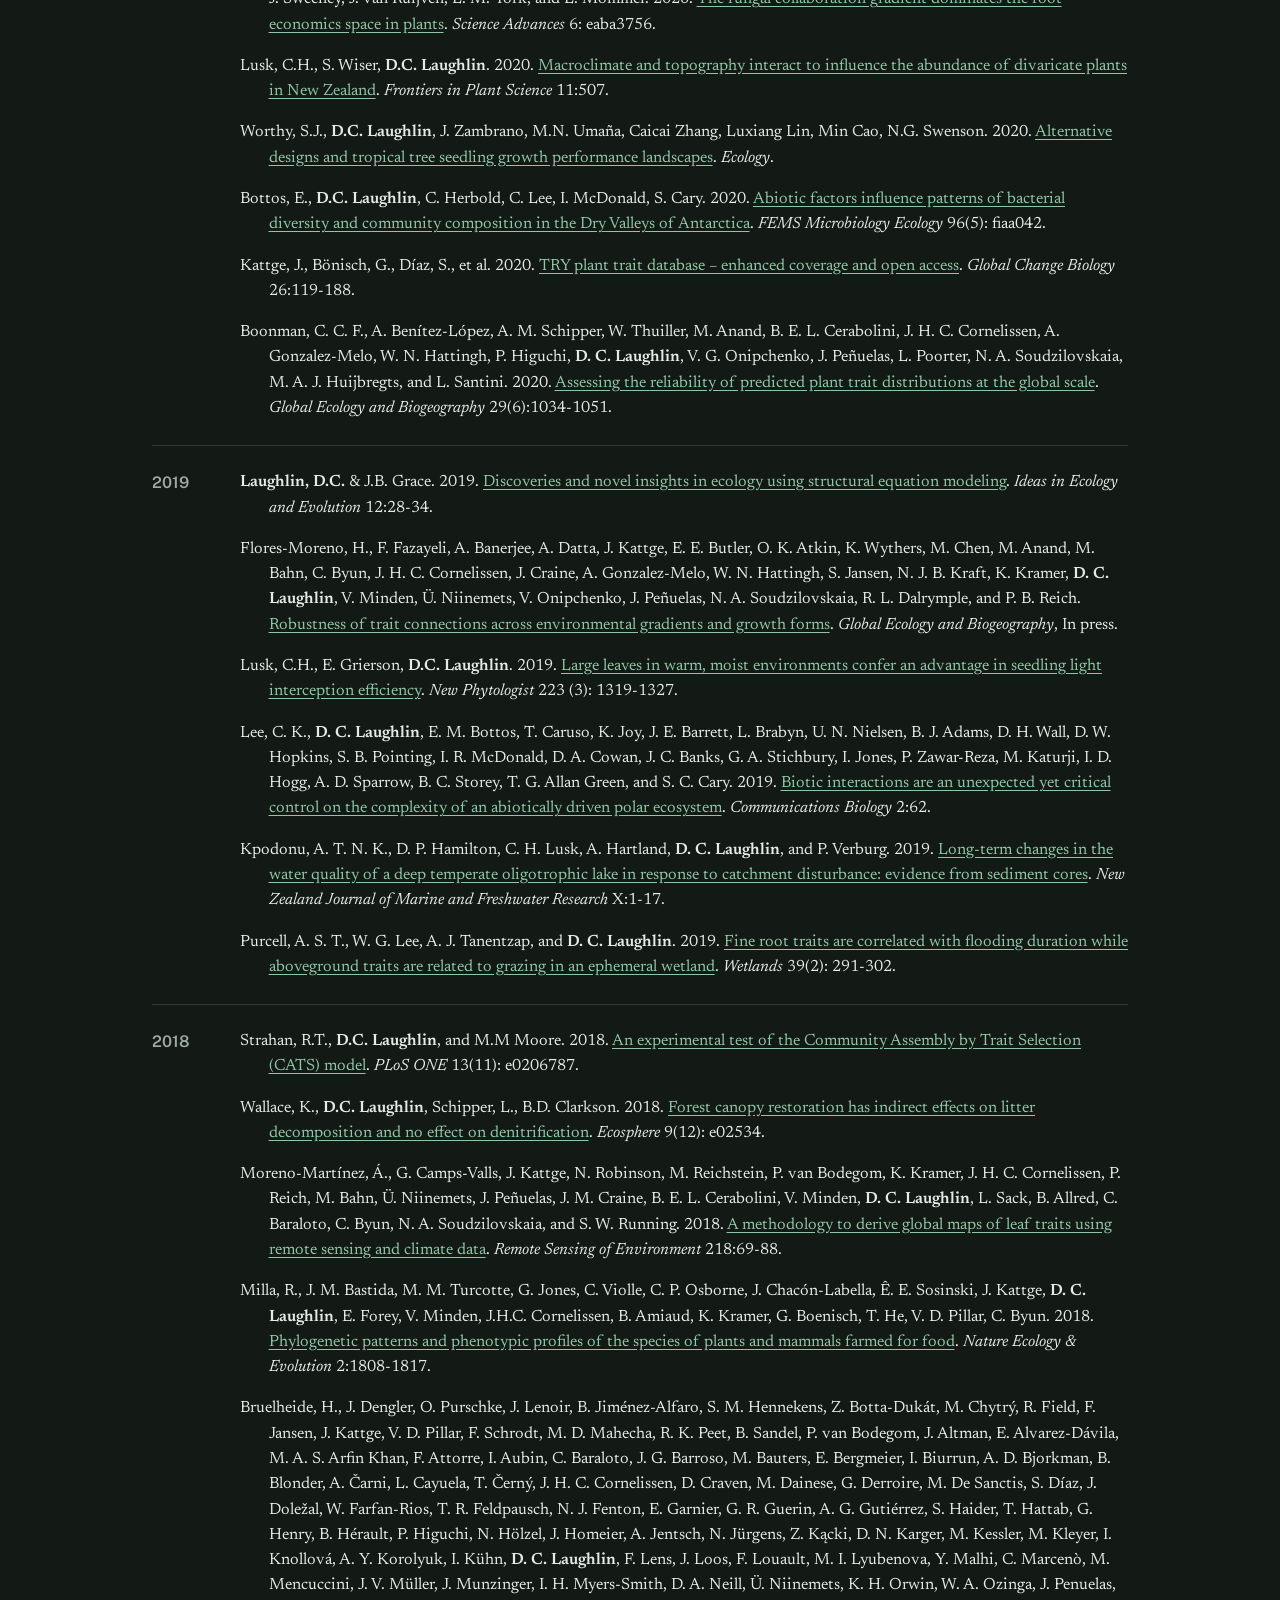
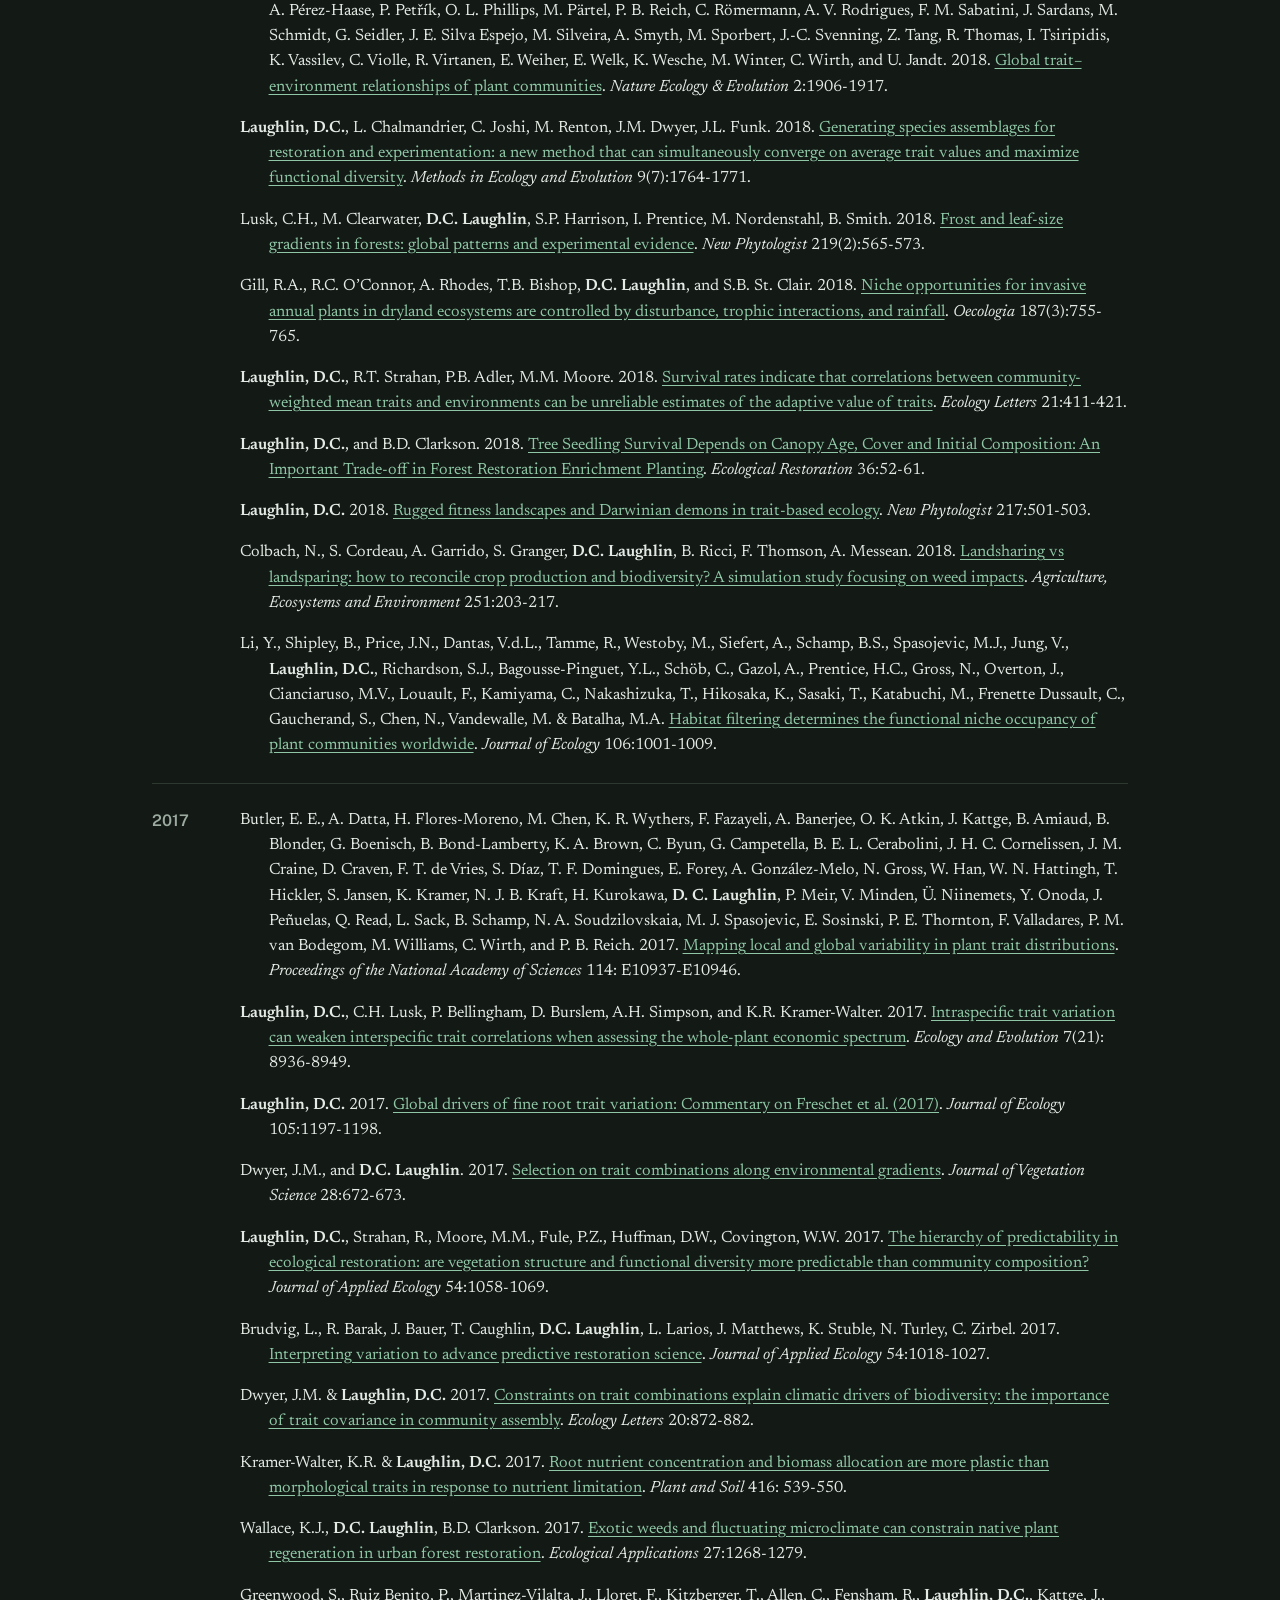
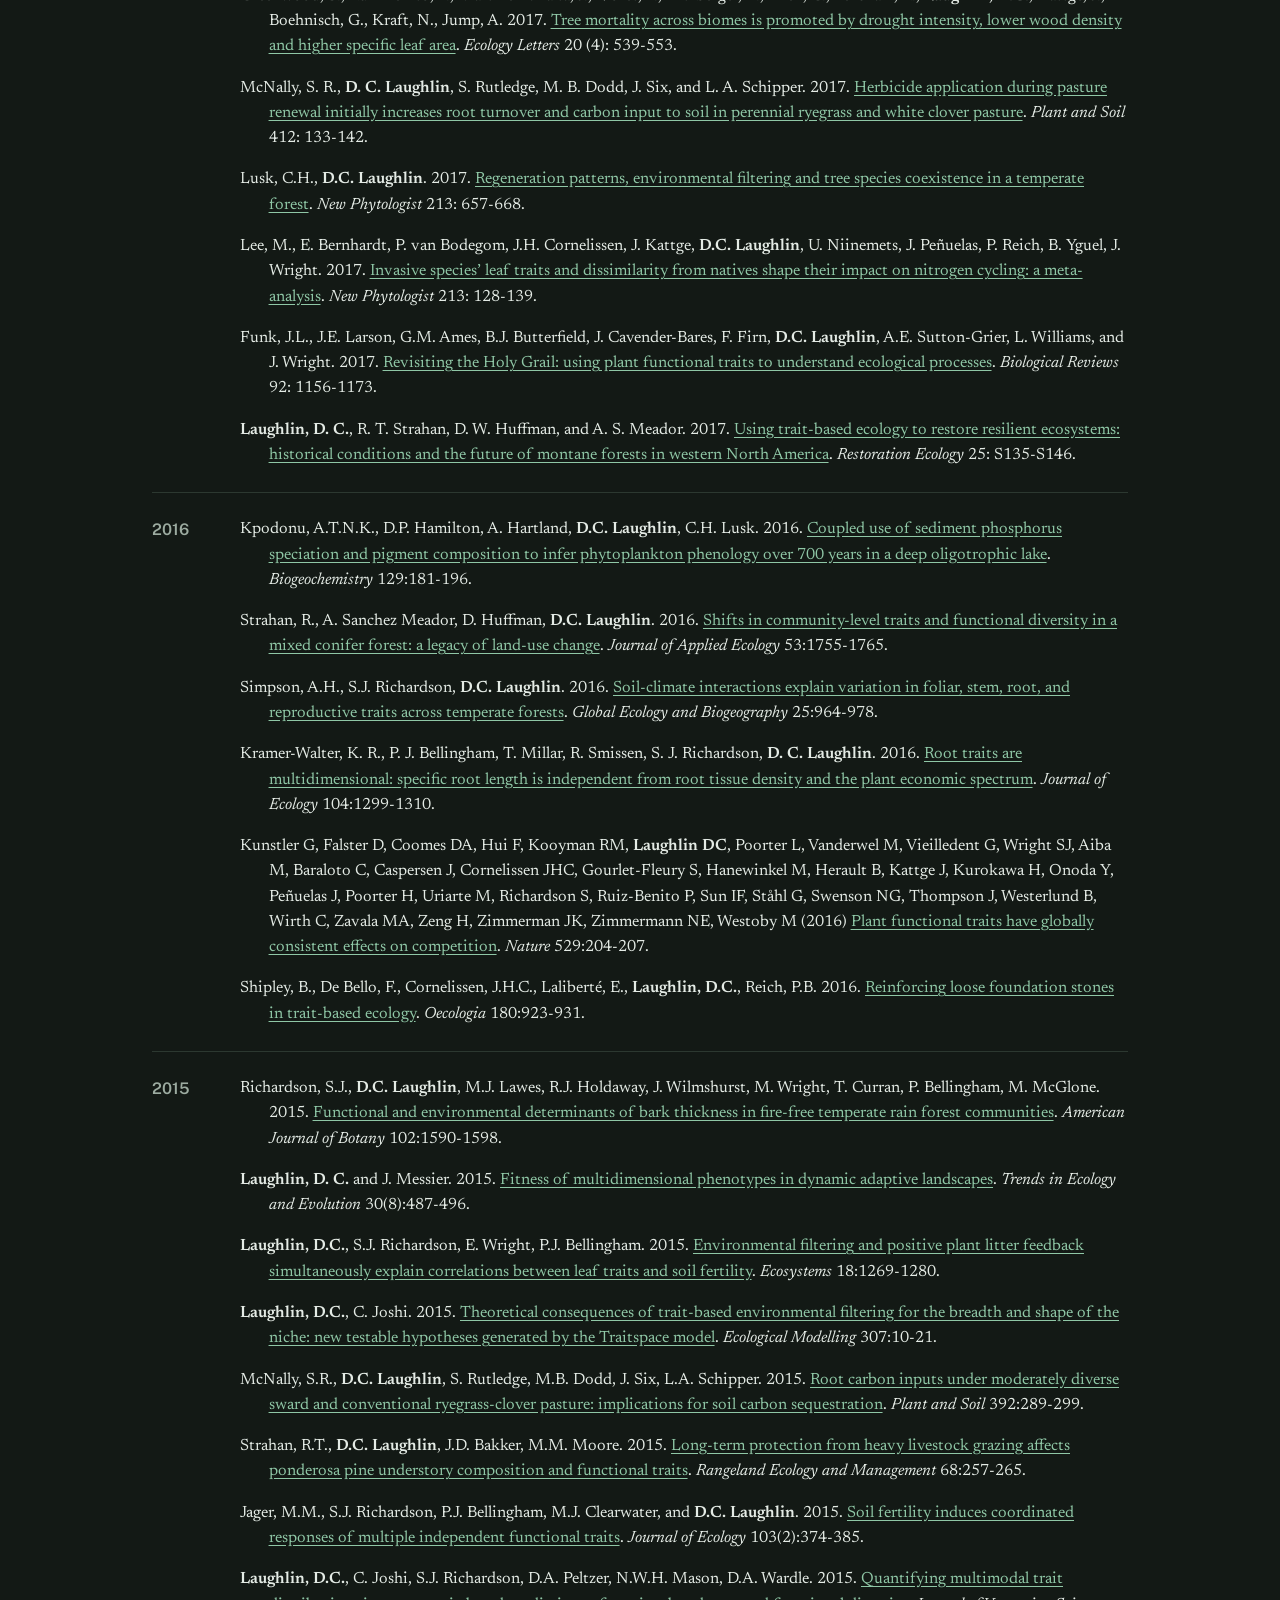
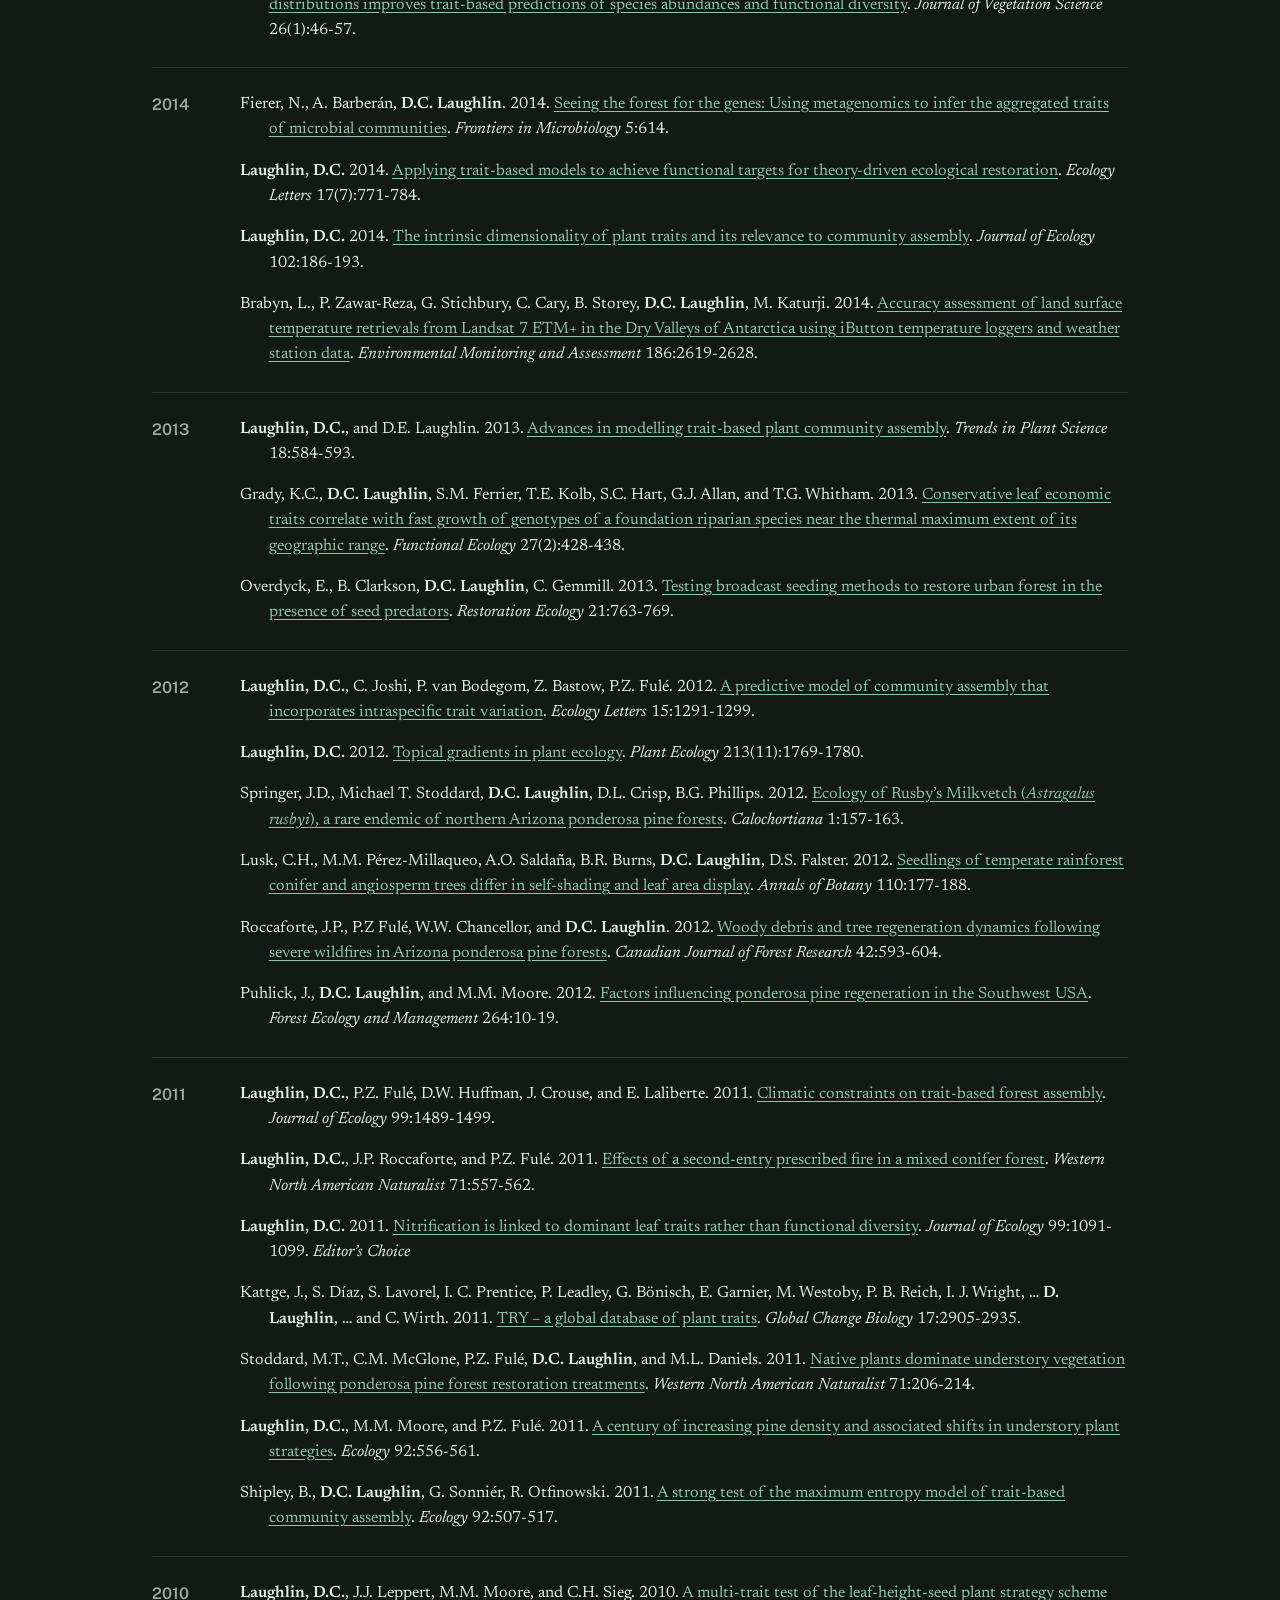
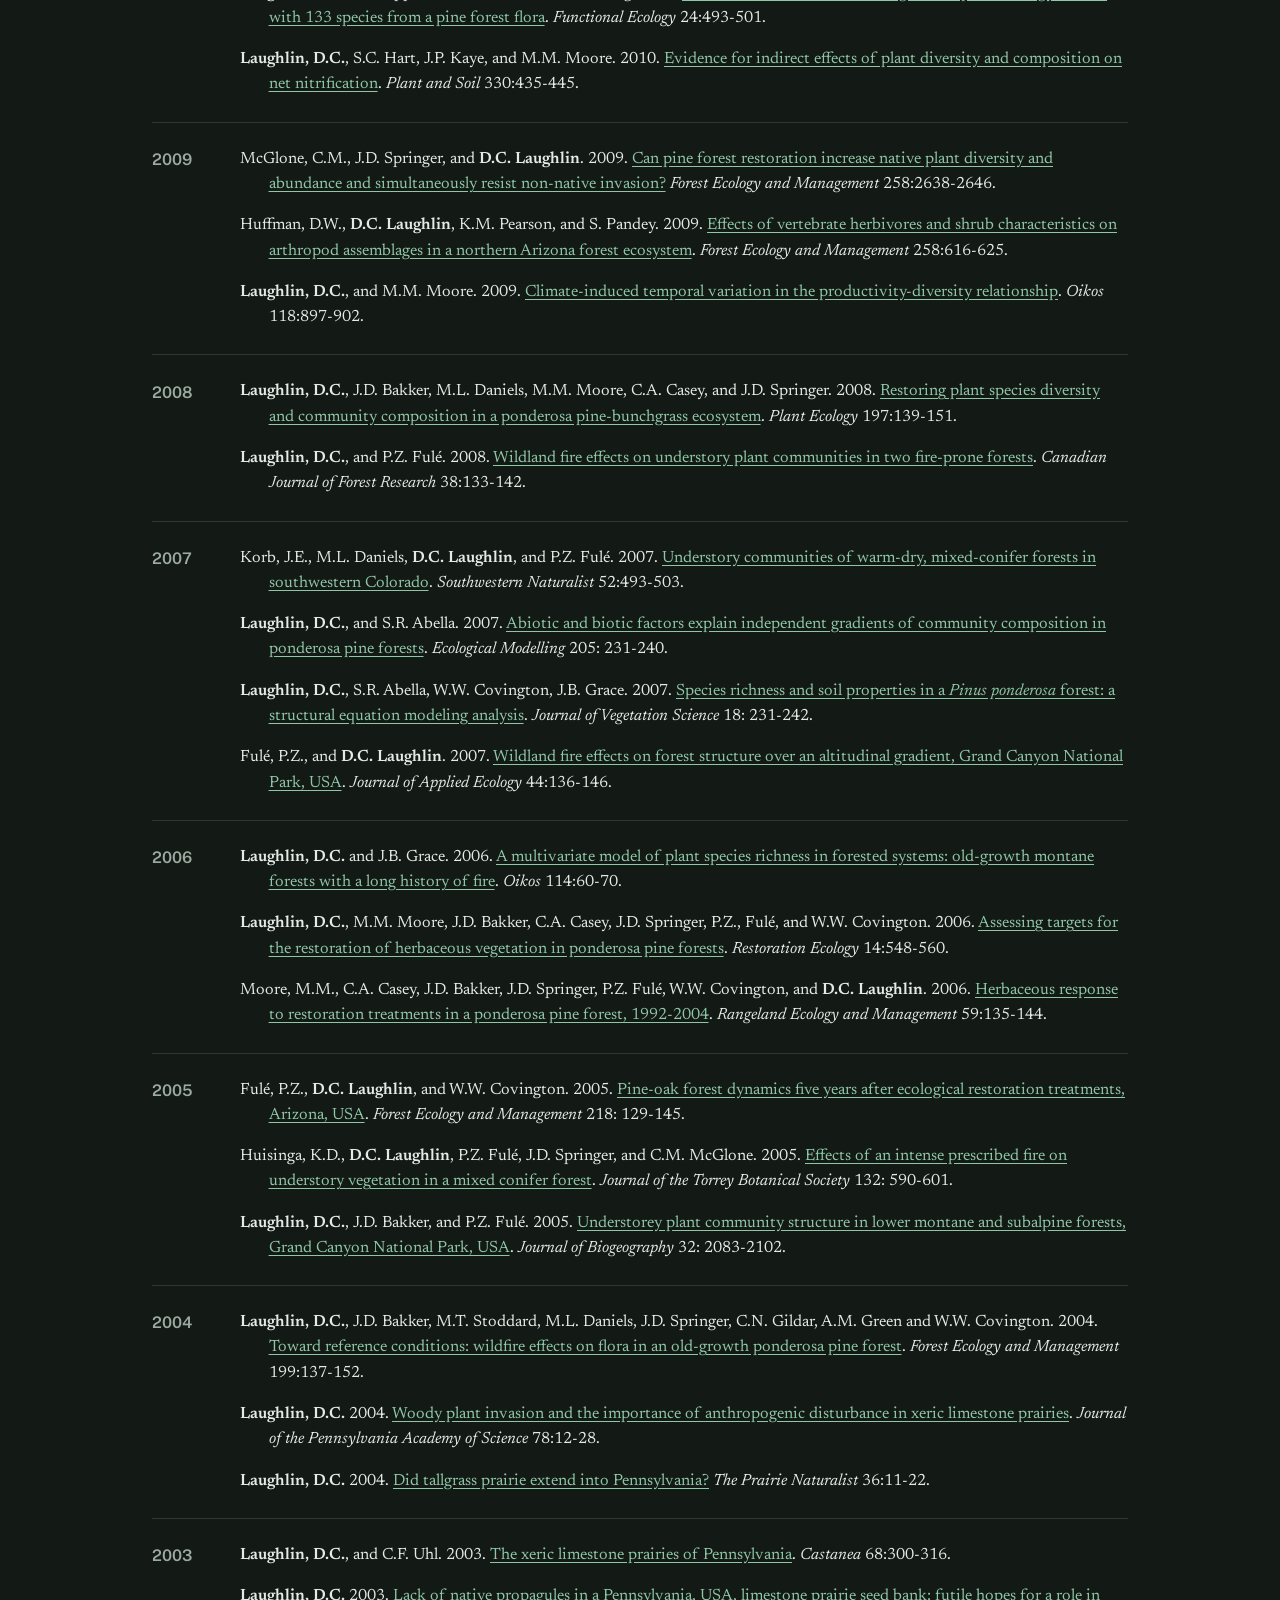
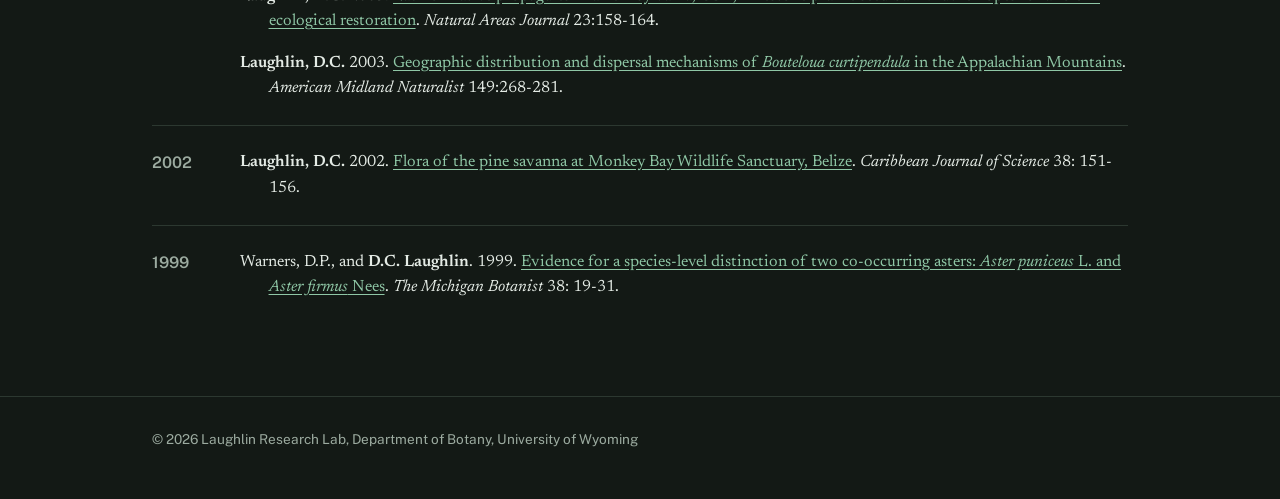
<file: publications.html>
<!doctype html>
<html lang="en">
<head>
  <meta charset="utf-8">
  <meta name="viewport" content="width=device-width, initial-scale=1">
  <title>Publications | Laughlin Research Lab</title>
  <link rel="icon" type="image/png" href="images/Oak_leaf_favicon.png?v=2">
  <link rel="shortcut icon" type="image/png" href="images/Oak_leaf_favicon.png?v=2">
  <link rel="apple-touch-icon" href="images/Oak_leaf_favicon.png?v=2">
  <link rel="preconnect" href="https://fonts.googleapis.com">
  <link rel="preconnect" href="https://fonts.gstatic.com" crossorigin>
  <link href="https://fonts.googleapis.com/css2?family=Newsreader:ital,opsz,wght@0,6..72,400;0,6..72,500;0,6..72,600;1,6..72,400&family=Public+Sans:wght@400;500;600&display=swap" rel="stylesheet">
  <link rel="stylesheet" href="style.css">
</head>
<body>
  <a class="skip" href="#content">Skip to content</a>
  <header id="site-header"></header>
  <img class="banner" src="images/cropped-lupine.jpg" alt="">
  <main id="content">
    <div class="wrap">
      <h1>Publications</h1>
      <p><em>See my up-to-date <a href="https://scholar.google.com/citations?hl=en&amp;user=ezi-fF8AAAAJ&amp;view_op=list_works&amp;sortby=pubdate">Google Scholar profile</a></em></p>

      <h2>Books</h2>
      <div class="books">
        <article class="book-card">
          <a class="book-cover" href="https://global.oup.com/academic/product/plant-strategies-9780192867957?lang=en&amp;cc=fm"><img width="80" src="images/PlantStrategies.png" alt="Cover of Plant Strategies"></a>
          <div class="book-info">
            <p class="book-title"><a href="https://global.oup.com/academic/product/plant-strategies-9780192867957?lang=en&amp;cc=fm"><em>Plant Strategies: The Demographic Consequences of Functional Traits in Changing Environments</em></a></p>
            <p class="book-meta"><b>Laughlin, D.C.</b> 2023</p>
            <p class="book-meta">Oxford University Press, Oxford, UK</p>
          </div>
        </article>
        <article class="book-card">
          <a class="book-cover" href="http://www.cambridge.org/9781009068314"><img width="80" src="images/A-Framework-for-Community-Ecology.jpg" alt="Cover of A Framework for Community Ecology"></a>
          <div class="book-info">
            <p class="book-title"><a href="http://www.cambridge.org/9781009068314"><em>A Framework for Community Ecology: Species Pools, Filters and Traits</em></a></p>
            <p class="book-meta">Keddy, P.A. &amp; <b>D.C. Laughlin</b> 2022</p>
            <p class="book-meta">Cambridge University Press</p>
          </div>
        </article>
      </div>

      <h2>Articles</h2>
      <p><b><em>Letter to a Young Ecologist</em></b> (<a href="https://doi.org/10.1002/bes2.2151">Read in the ESA Bulletin</a>) or listen:</p>
      <audio controls preload="none" src="audio/Letter.m4a"></audio>

      <label class="search">
        <span>Search 156 articles by title, author, journal, or year</span>
        <input type="search" id="pub-search" placeholder="e.g. root traits, Siefert, Ecology Letters">
      </label>
      <nav class="year-nav" aria-label="Jump to year"><a href="#y2026">2026</a> <a href="#y2025">2025</a> <a href="#y2024">2024</a> <a href="#y2023">2023</a> <a href="#y2022">2022</a> <a href="#y2021">2021</a> <a href="#y2020">2020</a> <a href="#y2019">2019</a> <a href="#y2018">2018</a> <a href="#y2017">2017</a> <a href="#y2016">2016</a> <a href="#y2015">2015</a> <a href="#y2014">2014</a> <a href="#y2013">2013</a> <a href="#y2012">2012</a> <a href="#y2011">2011</a> <a href="#y2010">2010</a> <a href="#y2009">2009</a> <a href="#y2008">2008</a> <a href="#y2007">2007</a> <a href="#y2006">2006</a> <a href="#y2005">2005</a> <a href="#y2004">2004</a> <a href="#y2003">2003</a> <a href="#y2002">2002</a> <a href="#y1999">1999</a></nav>
      <p id="pub-empty" class="note" hidden>No articles match that search. Try a different word or clear the box.</p>
      <section class="year-block" id="y2026">
        <h3>2026</h3>
        <ul class="pubs">
          <li>Tumber-Dávila, S.J., Andraczek, K., <b>Laughlin, D.C.</b>, Bruelheide, H., Bombo, A.B., Fan, Y., Fidelis, A., Freschet, G.T., Hartmann, L., Hennecke, J., Howard, C.C., Jimoh, S.O., Klimešová, J., Mommer, L., Ramalevha, T., Siebert, F., Weigelt, A. and Bergmann, J. 2026. <a href="https://doi.org/10.1111/nph.71544">Still standing: persistence traits capture belowground plant functions beyond resource exploration and acquisition</a>. <em>New Phytologist</em>.</li>
          <li>Bruelheide, Helge, Karl Andraczek, Aline B. Bombo, Gabriella Damasceno, Ying Fan, Grégoire T. Freschet, Lena Hartmann, Justus Hennecke, Cody Coyotee Howard, Saheed Olaide Jimoh, Jitka Klimešová, <b>Daniel C. Laughlin</b>, Liesje Mommer, Tsumbedzo Ramalevha, Frances Siebert, Shersingh Joseph Tumber-Dávila, Alexandra Weigelt, et al., Joana Bergmann, &amp; Alessandra Fidelis. 2026. <a href="https://doi.org/10.1038/s41597-026-08151-w">A global dataset of key traits for plant belowground functioning</a>. <em>Scientific Data</em> 13, 1246.</li>
          <li>McGill, B.J. &amp; <b>D.C. Laughlin</b>. 2026. <a href="https://authors.elsevier.com/c/1ne8NcZ3X7jMf">Fix-do not ditch-the fundamental niche</a>. <em>Trends in Ecology &amp; Evolution</em>. In Press.</li>
          <li>Jahner, J. P., C. A. Buerkle, D. G. Gannon, Grames, Eliza M., McFarlane, S. Eryn, Siefert, Andrew, Bell, Katherine L., DeLeo, Victoria L., Forister, Matthew L., Harrison, Joshua G., <b>Laughlin, Daniel C.</b>, Patterson, Amy C., Powers, Breanna F., Werner, Chhaya M., Oleksy, Isabella A. 2026. <a href="https://doi.org/10.1111/1755-0998.70191">Interpretable and predictive models based on high-dimensional data in ecology and evolution</a>. <em>Molecular Ecology Resources</em> 26, no. 6: e70191.</li>
          <li>Cazzaniga, S.G., Lauber, T., van den Hoogen, J., …, <b>Laughlin, D.C.</b>, …, Delavaux, C.S. 2026. <a href="https://doi.org/10.1038/s41559-026-03144-9">Mycorrhizal strategy of non-native plants varies with biome and disturbance</a>. <em>Nature Ecology &amp; Evolution</em>.</li>
          <li>Mount, H.E., J.L. Funk, D.M. Blumenthal, J.D. Derner, M.A. Nguyen, J.R. Fleri, J.A. Kray, D.H. Atkins, and <b>D.C. Laughlin</b>. 2026. <a href="https://doi.org/10.1002/eap.70285">An experimental test of trait-based restoration to achieve drought tolerance and invasion resistance in two grasslands</a>. <em>Ecological Applications</em> 36(5): e70285.</li>
          <li>Wessel, S.A., Jones, L.J., Kramer, E.D., Shoemaker, L.G., &amp; <b>Laughlin, D.C.</b> 2026. <a href="https://doi.org/10.1002/2688-8319.70291">Trajectories and drivers of compositional and functional variation in sagebrush steppe restoration</a>. <em>Ecological Solutions and Evidence</em> 7: e70291.</li>
          <li>Sanaei, A., Saxena, S., Mueller, K.E., McCormack, M.L., Schuldt, B., <b>Laughlin, D.C.</b>, Rosado, B.H.P., Freschet, G.T., Addo-Danso, S.D., Barry, K.E., Bergmann, J., Eisenhauer, N., Jaeger, F.C., Poorter, H., Olde Venterink, H., De Vries, J., Weemstra, M., Mommer, L. and Weigelt, A. 2026. <a href="https://doi.org/10.1111/nph.71442">On the relationship between root economics and plant hydraulic traits</a>. <em>New Phytologist</em> 251(6): 3289-3302.</li>
          <li>Bertuol-Garcia, D., van den Brink, L., Carbognani, M., Chandregowda, M. H., Churchill, A. C., Cusack, D. F., Dubbert, M., Dukes, J. S., DuPre, M. E., Eisenhauer, N., Forte, T. G. W., Hautier, Y., Hector, A., Henry, H. A. L., Jentsch, A., Koerner, S., Kübert, A., Ladouceur, E., <b>Laughlin, D. C.</b>, … Shackelford, N. 2026. <a href="https://doi.org/10.1111/1365-2745.70384">Long-term aridity shapes grassland drought resistance and modulates the roles of plant diversity and functional composition</a>. <em>Journal of Ecology</em> 114: e70384.</li>
          <li>Sebastian, L.T., <b>Laughlin, D.C.</b>, Wauters, V.M. and Funk, J.L. 2026. <a href="https://doi.org/10.1111/rec.70285">Plant traits, diversity, and environmental factors shape soil carbon dynamics in a restored grassland</a>. <em>Restoration Ecology</em> 34: e70285.</li>
          <li>Beeman, A.M., Jones, L.J., Kramer, E. and <b>Laughlin, D.C.</b> 2026. <a href="https://doi.org/10.1111/rec.70361">Restoration trade-offs in the sagebrush steppe: early effects of seed mix design and planting method on shrub establishment and species composition</a>. <em>Restoration Ecology</em> 34: e70361.</li>
          <li>Zhang, J., K. Yu, M. Reichstein, L. Xu, I.J. Wright, M. Migliavacca, U. Gomarasca, <b>D.C. Laughlin</b>, X. Cen, C. Liu, H. He, N. He. 2026. <a href="https://doi.org/10.1002/ecy.70278">Trait space and compactness: a new perspective on explaining variations in primary productivity</a>. <em>Ecology</em> 107(1): e70278.</li>
        </ul>
      </section>
      <section class="year-block" id="y2025">
        <h3>2025</h3>
        <ul class="pubs">
          <li>Gremer, J.R., Moore, M.M., <b>Laughlin, D.C.</b>, Munson S.M. 2025. <a href="https://doi.org/10.1007/s00442-025-05833-x">Divergent responses of seed banks and aboveground vegetation to drought and deluge in grasslands across an elevational gradient</a>. <em>Oecologia</em> 207:195.</li>
          <li>Perez Partridge, S., M.M. Moore, <b>D.C. Laughlin</b>, and A.J. Sánchez Meador. 2025. <a href="https://doi.org/10.3398/064.085.0303">Modeling size-based reproductive output for dominant perennial graminoids in southwestern ponderosa pine forest ecosystems</a>. <em>Western North American Naturalist</em> 85(3), 411-424.</li>
          <li>Sebastian, L.T., <b>Laughlin, D.C.</b>, Wauters, V.M. and Funk, J.L. 2025. <a href="https://doi.org/10.1111/rec.70285">Plant traits, diversity, and environmental factors shape soil carbon dynamics in a restored grassland</a>. <em>Restoration Ecology</em> e70285.</li>
          <li>Barry, K.E., Hennecke, J., Weigelt, A., Bergmann, J., Bruelheide, H., Freschet, G.T., Iversen, C.M., Kuyper, T.W., <b>Laughlin, D.C.</b>, McCormack, M.L., Roumet, C., van der Plas, F., van Ruijven, J., Wijsmuller, R., Auge, H., Eisenhauer, N., Haase, J., Nock, C.A., Oelmann, Y., Wilcke, W. and Mommer, L. 2025. <a href="https://doi.org/10.1111/nph.70606">Rooting for function: community-level fine-root traits relate to many ecosystem functions</a>. <em>New Phytologist</em>.</li>
          <li>Blumenthal, D.M., Diez, J., Pearse, I., Sofaer, H.R., Sorte, C.J.B., Barnett, D., Beaury, E.M., Bradley, B.A., Corbin, J.D., Dukes, J.S., Early, R., Ibáñez, I., <b>Laughlin, D.C.</b>, Petri, L. and Vilà, M. 2025. <a href="https://doi.org/10.1111/nph.70307">Why are non-native plants successful? Consistently fast economic traits and novel origin jointly explain abundance across US ecoregions</a>. <em>New Phytologist</em> 248: 1192-1204.</li>
          <li>Sultana, Niger, Macinnis-Ng, Cate, Richardson, Sarah J., Alam, Md Azharul, Cui, Xinglei, Wyse, Sarah V., <b>Laughlin, Daniel C.</b>, Seward, Katherine, Perry, George L. W., Curran, Timothy J. 2025. <a href="https://doi.org/10.1002/ajb2.70091">Testing key tenets of pyro-ecophysiology: Indicators of drought response in relation to shoot flammability</a>. <em>American Journal of Botany</em> e70091.</li>
          <li>Klimešová, J., <b>D. C. Laughlin</b>, F. Siebert, J. Bergmann, S. J. Tumber-Dávila, K. Andraczek, A. B. Bombo, H. Bruelheide, Y. Fan, G. T. Freschet, J. Hennecke, C. C. Howard, S. O. Jimoh*, L. Mommer, T. Ramalevha, A. Weigelt, and A. Fidelis. 2025. <a href="https://doi.org/10.1016/j.tplants.2025.06.010">Belowground persistence types relevant to severe disturbance</a>. <em>Trends in Plant Science</em>.</li>
          <li>Atkins, D.H., R.C. Blackburn, <b>D.C. Laughlin</b>, M.M. Moore, A.E. Sanchez-Meador. 2025. <a href="https://doi.org/10.1002/ecs2.70232">Handheld lidar can accurately quantify aboveground biomass</a>. <em>Ecosphere</em> 16: e70232.</li>
          <li>Carter, T. A., A. E. Stears*, P. J. Fornwalt, D. H. Atkins*, K. A. Dwire, J. R. Fleri*, K. R. Hayes, H. E. Mount*, E. M. Twaddell, S. A. Wessel*, B. Buma, and <b>D. C. Laughlin</b>. 2025. <a href="https://doi.org/10.1007/s11104-025-07463-x">Fine-root traits coordinate with aboveground strategies yet poorly predict species’ response to spruce mortality</a>. <em>Plant and Soil</em> 514:1301-1313.</li>
          <li>Buonaiuto, D. M., D. Barnett, D. M. Blumenthal, A. N. Nebhut, I. S. Pearse, H. R. Sofaer, C. J. B. Sorte, J. D. Corbin, R. Early, M. Garbowski, I. Ibanez, <b>D. C. Laughlin</b>, L. Petri, M. Vilà, and B. A. Bradley. 2025. <a href="https://doi.org/10.1111/geb.70022">Using plant invasions to compare occurrence- and abundance-based calculations of biotic homogenisation: are results complementary or contradictory?</a> <em>Global Ecology and Biogeography</em> 34:e70022.</li>
          <li><b>Laughlin, D.C.</b> 2025. <a href="https://doi.org/10.1111/rec.70024">Review: Reconciliation in a Michigan Watershed: Restoring Ken-O-Sha. By Gail Gunst Heffner and David P. Warners (2024) Michigan State University Press, 283 pages</a>. <em>Restoration Ecology</em> 33: e70024.</li>
          <li>Stears, A.E.*, Heidel, B., Paniw, M., Salguero-Gómez, R., and <b>Laughlin, D.C.</b> 2025. <a href="https://doi.org/10.1111/oik.10673">Negative density dependence promotes persistence of a globally rare yet locally abundant plant species <em>Oenothera coloradensis</em></a>. <em>Oikos</em> 2025: e10673.</li>
        </ul>
      </section>
      <section class="year-block" id="y2024">
        <h3>2024</h3>
        <ul class="pubs">
          <li>Siefert, A., <b>D. C. Laughlin</b>, and F. M. Sabatini. 2024. <a href="https://doi.org/10.1111/jvs.13314">You shall know a species by the company it keeps: Leveraging co-occurrence data to improve ecological prediction</a>. <em>Journal of Vegetation Science</em> 35:e13314.</li>
          <li>Stears, A.E, Heidel, B, Paniw, M, Salguero-Gómez, R, and <b>Laughlin, D.C.</b> 2024. <a href="https://doi.org/10.1111/oik.10673">Negative density dependence promotes persistence of a globally rare yet locally abundant plant species <em>Oenothera coloradensis</em></a>. <em>Oikos</em>, In press, e10673.</li>
          <li>Jimoh, S.O., D.H. Atkins, H.E. Mount, <b>D.C. Laughlin</b>. 2024. <a href="https://doi.org/10.1111/1365-2745.14423">Traits associated with the conservation gradient are the strongest predictors of early-stage fine root decomposition</a>. <em>Journal of Ecology</em>. In press.</li>
          <li>Garbowski, M, <b>Laughlin, D.C</b>, Blumenthal, D.M, … Pearse, I.S. 2024. <a href="https://www.pnas.org/doi/abs/10.1073/pnas.2403120121">Naturalized species drive functional trait shifts in plant communities</a>. <em>Proceedings of the National Academy of Sciences</em>, 121: e2403120121.</li>
          <li><b>Laughlin, D.C.</b>, B.J. McGill. 2024. <a href="https://www.science.org/stoken/author-tokens/ST-1967/full">Trees have overlapping potential niches that extend beyond their realized niches</a>. <em>Science</em> 385:75-80.</li>
          <li><b>Laughlin, D.C.</b> 2024. <a href="https://doi.org/10.1111/brv.13107">Unifying functional and population ecology to test the adaptive value of traits</a>. <em>Biological Reviews</em>. In press.</li>
          <li>Lusk, C. H., S. Paula, <b>D. C. Laughlin</b>, R. Fritz and L. Parra-Darmendrail. 2024. <a href="https://doi.org/10.1016/j.ppees.2024.125793">Environmental filtering of regeneration patterns in a forest dynamic mosaic in south-central Chile</a>. <em>Perspectives in Plant Ecology, Evolution and Systematics</em> 63: 125793.</li>
          <li>Fajardo, A., A. Siefert, and <b>D. C. Laughlin</b>. 2024. <a href="https://doi.org/10.1111/1365-2745.14240">Wood density and leaf size jointly predict woody plant growth rates across (but not within) species along a steep precipitation gradient</a>. <em>Journal of Ecology</em> 112: 374-388.</li>
        </ul>
      </section>
      <section class="year-block" id="y2023">
        <h3>2023</h3>
        <ul class="pubs">
          <li>Springer, J. D., M. T. Stoddard, K. C. Rodman, D. W. Huffman, P. J. Fornwalt, R. J. Pedersen, <b>D. C. Laughlin</b>, C. M. McGlone, M. L. Daniels, P. Z. Fulé, M. M. Moore, B. K. Kerns, J. T. Stevens, J. E. Korb, and S. Souther. 2023. <a href="http://doi.org/10.1111/1365-2664.14538">Increases in understory plant cover and richness persist following restoration treatments in <em>Pinus ponderosa</em> forests</a>. <em>Journal of Applied Ecology</em> 61: 25-35.</li>
          <li>Mount, H., M. Smith, A. Knapp, R. Griffin-Nolan, S. Collins, D. Atkins, A. Stears, <b>D.C. Laughlin</b>. 2023. <a href="http://doi.org/10.1111/1365-2745.14243">Drought-tolerant grassland species are generally more resistant to competition</a>. <em>Journal of Ecology</em> 112: 416-426.</li>
          <li><b>Laughlin, D. C.</b>, A. Siefert, J. R. Fleri, S. J. Tumber-Dávila, W. M. Hammond, F. M. Sabatini, G. Damasceno, I. Aubin, R. Field, M. Z. Hatim, S. Jansen, J. Lenoir, F. Lens, J. K. McCarthy, Ü. Niinemets, O. L. Phillips, F. Attorre, Y. Bergeron, H. H. Bruun, C. Byun, R. Ćušterevska, J. Dengler, M. De Sanctis, J. Dolezal, B. Jiménez-Alfaro, B. Hérault, J. Homeier, J. Kattge, P. Meir, M. Mencuccini, J. Noroozi, A. Nowak, J. Peñuelas, M. Schmidt, Ž. Škvorc, F. Sultana, R. M. Ugarte, and H. Bruelheide. 2023. <a href="https://doi.org/10.1111/nph.19276">Rooting depth and xylem vulnerability are independent woody plant traits jointly selected by aridity, seasonality, and water table depth</a>. <em>New Phytologist</em> 240: 1774-1787.</li>
          <li>Bertuol-Garcia, D., E. Ladouceur, L. A. Brudvig, <b>D. C. Laughlin</b>, S. M. Munson, M. F. Curran, K. W. Davies, L. N. Svejcar, and N. Shackelford. <a href="https://doi.org/10.1002/eap.2922">Testing the hierarchy of predictability in grassland restoration across a gradient of environmental severity</a>. <em>Ecological Applications</em> 33:e2922.</li>
          <li>Weigelt, A., L. Mommer, K. Andraczek, C. M. Iversen, J. Bergmann, H. Bruelheide, G. T. Freschet, N. R. Guerrero-Ramírez, J. Kattge, T. W. Kuyper, <b>D. C. Laughlin</b>, I. C. Meier, F. van der Plas, H. Poorter, C. Roumet, J. van Ruijven, F. M. Sabatini, M. Semchenko, C. J. Sweeney, O. J. Valverde-Barrantes, L. M. York, and M. L. McCormack. 2023. <a href="https://doi.org/10.1038/s41586-023-06148-8">The importance of trait selection in ecology</a>. <em>Nature</em> 618:E29-E30.</li>
          <li>Siefert, A., and <b>Laughlin, D.C.</b> 2023. <a href="https://doi.org/10.1111/2041-210X.14079">Estimating the net effect of functional traits on fitness across species and environments</a>. <em>Methods in Ecology and Evolution</em> 14:1035-1048.</li>
        </ul>
      </section>
      <section class="year-block" id="y2022">
        <h3>2022</h3>
        <ul class="pubs">
          <li>Rodman, K. C., R. A. Andrus, A. R. Carlson, T. A. Carter, T. B. Chapman, J. D. Coop, P. J. Fornwalt, N. S. Gill, B. J. Harvey, A. E. Hoffman, K. C. Kelsey, D. Kulakowski, <b>D. C. Laughlin</b>, J. E. Morris, J. F. Negrón, K. M. Nigro, G. S. Pappas, M. D. Redmond, C. C. Rhoades, M. E. Rocca, Z. H. Schapira, J. S. Sibold, C. S. Stevens-Rumann, T. T. Veblen, J. Wang, X. Zhang, and S. J. Hart. <a href="https://doi.org/10.1111/1365-2745.13999">Rocky Mountain forests are poised to recover following bark beetle outbreaks, but with altered composition</a>. <em>Journal of Ecology</em> 110:2929-2949.</li>
          <li>Stears, A.E., Adler, P.B., Albeke, S.E., Atkins, D.H., Studyvin, J., &amp; <b>Laughlin, D.C.</b> 2022. <a href="https://doi.org/10.1111/2041-210X.13950">plantTracker: An R package to translate maps of plant occurrence into demographic data</a>. <em>Methods in Ecology and Evolution</em> 13:2129-2137.</li>
          <li>Díaz, S., Kattge, J., …, <b>Laughlin, D.C.</b>, …, Gerhard, Z. 2022. <a href="https://www.nature.com/articles/s41597-022-01774-9">The global spectrum of plant form and function: enhanced species-level trait dataset</a>. <em>Scientific Data</em> 9:75. ISSN 2052-4463.</li>
          <li>Stears, A.E., Adler, P.B., Blumenthal, D.M., Kray, J.A., Mueller, K.E., Ocheltree, T.W., Wilcox, K. R., <b>Laughlin, D.C.</b> 2022. <a href="https://doi.org/10.1002/ecy.3799">Water availability dictates how plant traits predict demographic rates</a>. <em>Ecology</em> 103: e3799.</li>
          <li>Springer, J.D., Stoddard, M.T., Huffman, D.W., <b>Laughlin, D.C.</b>, Fulé, P.Z., and Daniels, M.L. 2022. <a href="https://doi.org/10.1016/j.foreco.2022.120224">Long-term plant community responses to resource objective wildfires in montane coniferous forests of Grand Canyon National Park, USA</a>. <em>Forest Ecology and Management</em> 515: 120224.</li>
          <li>Chalmandrier, L., Stouffer, D.B., Purcell, A.S.T., Lee, W.G., Tanentzap, A.J., and <b>Laughlin, D.C.</b> 2022. <a href="https://doi.org/10.1111/ele.13980">Predictions of biodiversity are improved by integrating trait-based competition with abiotic filtering</a>. <em>Ecology Letters</em> 25:1277-1289.</li>
          <li>Moore, M.M., Jenness, J.S., <b>Laughlin, D.C.</b>, Strahan, R.T., Bakker, J.D., Dowling, H.E., Springer, J.D. 2022. <a href="https://doi.org/10.1002/ecy.3661">Data paper: Cover and density of southwestern ponderosa pine understory plants in permanent chart quadrats (2002-2020)</a>. <em>Ecology</em> 103(5): e3661.</li>
          <li>Carter, T.A, P.J. Fornwalt, K.A. Dwire, and <b>D.C. Laughlin</b>. 2022. <a href="https://doi.org/10.1111/jvs.13109">Understory plant community responses to widespread spruce mortality in a subalpine forest</a>. <em>Journal of Vegetation Science</em> 33: e13109.</li>
          <li>Kirk, M. A., F. J. Rahel, and <b>D. C. Laughlin</b>. 2022. <a href="https://doi.org/10.1111/geb.13439">Environmental filters of freshwater fish community assembly along elevation and latitudinal gradients</a>. <em>Global Ecology and Biogeography</em> 31:470-485.</li>
        </ul>
      </section>
      <section class="year-block" id="y2021">
        <h3>2021</h3>
        <ul class="pubs">
          <li>Falster, D., R. Gallagher, E. H. Wenk, et al., <b>D.C. Laughlin</b>, …, and K. Ziemiska. 2021. <a href="https://www.nature.com/articles/s41597-021-01006-6">AusTraits, a curated plant trait database for the Australian flora</a>. <em>Scientific Data</em> 8:254.</li>
          <li>Weigelt, Alexandra; Mommer, Liesje; Andraczek, Karl; Iversen, Colleen; Bergmann, Joana; Bruelheide, Helge; Freschet, Grégoire; Guerrero-Ramirez, Nathaly; Kattge, Jens; Kuyper, Thomas; <b>Laughlin, Daniel</b>; Meier, Ina; van der Plas, Fons; Poorter, Hendrik; Fan, Ying; Roumet, Catherine; van Ruijven, Jasper; Sabatini, Francesco; Semchenko, Marina; Sweeney, Christopher; Valverde-Barrantes, Oscar; York, Larry; McCormack, M. Luke. 2021. <a href="https://doi.org/10.1111/nph.17590">TANSLEY REVIEW: An integrated framework of plant form and function: The belowground perspective</a>. <em>New Phytologist</em> 232:42-59.</li>
          <li><b>Laughlin, D. C.</b>, L. Mommer, F. M. Sabatini, H. Bruelheide, T. W. Kuyper, M. L. McCormack, J. Bergmann, G. T. Freschet, N. R. Guerrero-Ramírez, C. M. Iversen, J. Kattge, I. C. Meier, H. Poorter, C. Roumet, M. Semchenko, C. J. Sweeney, O. J. Valverde-Barrantes, F. van der Plas, J. van Ruijven, L. M. York, I. Aubin, O. R. Burge, C. Byun, R. Ćušterevska, J. Dengler, E. Forey, G. R. Guerin, B. Hérault, R. B. Jackson, D. N. Karger, J. Lenoir, T. Lysenko, P. Meir, Ü. Niinemets, W. A. Ozinga, J. Peñuelas, P. B. Reich, M. Schmidt, F. Schrodt, E. Velázquez, and A. Weigelt. 2021. <a href="https://doi.org/10.1038/s41559-021-01471-7">Root traits explain plant species distributions along climatic gradients yet challenge the nature of ecological trade-offs</a>. <em>Nature Ecology &amp; Evolution</em> 5: 1123-1134.</li>
          <li>Chalmandrier, L., F. Hartig, <b>D.C. Laughlin</b>, H. Lischke, M. Pichler, D. B. Stouffer, and L. Pellissier. 2021. <a href="https://doi.org/10.1038/s41467-021-22630-1">Linking functional traits and demography to model species-rich communities</a>. <em>Nature Communications</em> 12: 2724.</li>
          <li>Fleri, J., S. Wessel, D. Atkins, S. Albeke, N. Case, and <b>D.C. Laughlin</b>. 2021. <a href="https://vcs.pensoft.net/article/60575/">Global Vegetation Project: an interactive online map of open-access vegetation photos</a>. <em>Vegetation Classification and Survey</em> 2: 41-45.</li>
          <li>Puhlick, J.J., <b>D.C. Laughlin</b>, M.M. Moore, C.H. Sieg, S.T. Overby, and J.D. Shaw. 2021. <a href="https://doi.org/10.1016/j.foreco.2021.118972">Soil properties and climate drive ponderosa pine seedling presence in the southwestern USA</a>. <em>Forest Ecology and Management</em> 486: 118972.</li>
        </ul>
      </section>
      <section class="year-block" id="y2020">
        <h3>2020</h3>
        <ul class="pubs">
          <li>Lusk, C.H., S. Wiser, <b>D.C. Laughlin</b>. 2020. <a href="https://doi.org/10.1111/1365-2745.13566">Climate influences the value of a plant structural defence against browsing</a>. <em>Journal of Ecology</em> 109(3): 1411-1424.</li>
          <li><b>Laughlin, D.C.</b>, J.R. Gremer, P. Adler, R.M. Mitchell, M.M. Moore. 2020. <a href="https://doi.org/10.1016/j.tree.2020.07.010">The net effect of functional traits on fitness</a>. <em>Trends in Ecology and Evolution</em> 35:1037-1047.</li>
          <li>Guerrero-Ramirez, N. R., L. Mommer, G. T. Freschet, C. M. Iversen, M. L. McCormack, J. Kattge, H. Poorter, F. van der Plas, J. Bergmann, T. W. Kuyper, L. M. York, H. Bruelheide, <b>D. C. Laughlin</b>, I. C. Meier, C. Roumet, M. Semchenko, C. J. Sweeney, J. van Ruijven, O. J. Valverde-Barrantes, I. Aubin, J. A. Catford, P. Manning, A. R. Martin, R. Milla, V. Minden, J. G. Pausas, S. W. Smith, N. A. Soudzilovskaia, C. Ammer, B. Butterfield, J. Craine, J. H. C. Cornelissen, F. T. de Vries, M. E. Isaac, K. Kramer, C. König, E. G. Lamb, V. G. Onipchenko, J. Peñuelas, P. B. Reich, M. C. Rillig, L. Sack, B. Shipley, L. Tedersoo, F. Valladares, P. van Bodegom, P. Weigelt, J. P. Wright, and A. Weigelt. 2020. <a href="https://doi.org/10.1111/geb.13179">Global Root Traits (GRooT) Database</a>. <em>Global Ecology and Biogeography</em> 30(1): 25-37.</li>
          <li><b>Laughlin, D.C.</b>, S. Delzon, M. Clearwater, M. McGlone, P. Bellingham, S.J. Richardson. 2020. <a href="https://doi.org/10.1111/nph.16448">Climatic limits of temperate rainforest tree species are explained by xylem embolism resistance among angiosperms but not among conifers</a>. <em>New Phytologist</em> 226(3):727-740.</li>
          <li>Bergmann, J., A. Weigelt, F. van der Plas, <b>D. C. Laughlin</b>, T. W. Kuyper, N. Guerrero-Ramirez, O. J. Valverde-Barrantes, H. Bruelheide, G. T. Freschet, C. M. Iversen, J. Kattge, M. L. McCormack, I. C. Meier, M. C. Rillig, C. Roumet, M. Semchenko, C. J. Sweeney, J. van Ruijven, L. M. York, and L. Mommer. 2020. <a href="https://advances.sciencemag.org/content/6/27/eaba3756/">The fungal collaboration gradient dominates the root economics space in plants</a>. <em>Science Advances</em> 6: eaba3756.</li>
          <li>Lusk, C.H., S. Wiser, <b>D.C. Laughlin</b>. 2020. <a href="https://doi.org/10.3389/fpls.2020.00507">Macroclimate and topography interact to influence the abundance of divaricate plants in New Zealand</a>. <em>Frontiers in Plant Science</em> 11:507.</li>
          <li>Worthy, S.J., <b>D.C. Laughlin</b>, J. Zambrano, M.N. Umaña, Caicai Zhang, Luxiang Lin, Min Cao, N.G. Swenson. 2020. <a href="https://esajournals.onlinelibrary.wiley.com/doi/full/10.1002/ecy.3007">Alternative designs and tropical tree seedling growth performance landscapes</a>. <em>Ecology</em>.</li>
          <li>Bottos, E., <b>D.C. Laughlin</b>, C. Herbold, C. Lee, I. McDonald, S. Cary. 2020. <a href="https://academic.oup.com/femsec/article/96/5/fiaa042/5815075">Abiotic factors influence patterns of bacterial diversity and community composition in the Dry Valleys of Antarctica</a>. <em>FEMS Microbiology Ecology</em> 96(5): fiaa042.</li>
          <li>Kattge, J., Bönisch, G., Díaz, S., et al. 2020. <a href="https://doi.org/10.1111/gcb.14904">TRY plant trait database – enhanced coverage and open access</a>. <em>Global Change Biology</em> 26:119-188.</li>
          <li>Boonman, C. C. F., A. Benítez-López, A. M. Schipper, W. Thuiller, M. Anand, B. E. L. Cerabolini, J. H. C. Cornelissen, A. Gonzalez-Melo, W. N. Hattingh, P. Higuchi, <b>D. C. Laughlin</b>, V. G. Onipchenko, J. Peñuelas, L. Poorter, N. A. Soudzilovskaia, M. A. J. Huijbregts, and L. Santini. 2020. <a href="https://onlinelibrary.wiley.com/doi/full/10.1111/geb.13086">Assessing the reliability of predicted plant trait distributions at the global scale</a>. <em>Global Ecology and Biogeography</em> 29(6):1034-1051.</li>
        </ul>
      </section>
      <section class="year-block" id="y2019">
        <h3>2019</h3>
        <ul class="pubs">
          <li><b>Laughlin, D.C.</b> &amp; J.B. Grace. 2019. <a href="https://ojs.library.queensu.ca/index.php/IEE/article/view/13427">Discoveries and novel insights in ecology using structural equation modeling</a>. <em>Ideas in Ecology and Evolution</em> 12:28-34.</li>
          <li>Flores-Moreno, H., F. Fazayeli, A. Banerjee, A. Datta, J. Kattge, E. E. Butler, O. K. Atkin, K. Wythers, M. Chen, M. Anand, M. Bahn, C. Byun, J. H. C. Cornelissen, J. Craine, A. Gonzalez-Melo, W. N. Hattingh, S. Jansen, N. J. B. Kraft, K. Kramer, <b>D. C. Laughlin</b>, V. Minden, Ü. Niinemets, V. Onipchenko, J. Peñuelas, N. A. Soudzilovskaia, R. L. Dalrymple, and P. B. Reich. <a href="https://onlinelibrary.wiley.com/doi/full/10.1111/geb.12996">Robustness of trait connections across environmental gradients and growth forms</a>. <em>Global Ecology and Biogeography</em>, In press.</li>
          <li>Lusk, C.H., E. Grierson, <b>D.C. Laughlin</b>. 2019. <a href="https://nph.onlinelibrary.wiley.com/doi/full/10.1111/nph.15849">Large leaves in warm, moist environments confer an advantage in seedling light interception efficiency</a>. <em>New Phytologist</em> 223 (3): 1319-1327.</li>
          <li>Lee, C. K., <b>D. C. Laughlin</b>, E. M. Bottos, T. Caruso, K. Joy, J. E. Barrett, L. Brabyn, U. N. Nielsen, B. J. Adams, D. H. Wall, D. W. Hopkins, S. B. Pointing, I. R. McDonald, D. A. Cowan, J. C. Banks, G. A. Stichbury, I. Jones, P. Zawar-Reza, M. Katurji, I. D. Hogg, A. D. Sparrow, B. C. Storey, T. G. Allan Green, and S. C. Cary. 2019. <a href="https://www.nature.com/articles/s42003-018-0274-5">Biotic interactions are an unexpected yet critical control on the complexity of an abiotically driven polar ecosystem</a>. <em>Communications Biology</em> 2:62.</li>
          <li>Kpodonu, A. T. N. K., D. P. Hamilton, C. H. Lusk, A. Hartland, <b>D. C. Laughlin</b>, and P. Verburg. 2019. <a href="https://www.tandfonline.com/doi/full/10.1080/00288330.2019.1577279">Long-term changes in the water quality of a deep temperate oligotrophic lake in response to catchment disturbance: evidence from sediment cores</a>. <em>New Zealand Journal of Marine and Freshwater Research</em> X:1-17.</li>
          <li>Purcell, A. S. T., W. G. Lee, A. J. Tanentzap, and <b>D. C. Laughlin</b>. 2019. <a href="https://link.springer.com/article/10.1007/s13157-018-1084-8">Fine root traits are correlated with flooding duration while aboveground traits are related to grazing in an ephemeral wetland</a>. <em>Wetlands</em> 39(2): 291-302.</li>
        </ul>
      </section>
      <section class="year-block" id="y2018">
        <h3>2018</h3>
        <ul class="pubs">
          <li>Strahan, R.T., <b>D.C. Laughlin</b>, and M.M Moore. 2018. <a href="https://journals.plos.org/plosone/article?id=10.1371/journal.pone.0206787">An experimental test of the Community Assembly by Trait Selection (CATS) model</a>. <em>PLoS ONE</em> 13(11): e0206787.</li>
          <li>Wallace, K., <b>D.C. Laughlin</b>, Schipper, L., B.D. Clarkson. 2018. <a href="https://esajournals.onlinelibrary.wiley.com/doi/full/10.1002/ecs2.2534">Forest canopy restoration has indirect effects on litter decomposition and no effect on denitrification</a>. <em>Ecosphere</em> 9(12): e02534.</li>
          <li>Moreno-Martínez, Á., G. Camps-Valls, J. Kattge, N. Robinson, M. Reichstein, P. van Bodegom, K. Kramer, J. H. C. Cornelissen, P. Reich, M. Bahn, Ü. Niinemets, J. Peñuelas, J. M. Craine, B. E. L. Cerabolini, V. Minden, <b>D. C. Laughlin</b>, L. Sack, B. Allred, C. Baraloto, C. Byun, N. A. Soudzilovskaia, and S. W. Running. 2018. <a href="https://www.sciencedirect.com/science/article/pii/S0034425718304176">A methodology to derive global maps of leaf traits using remote sensing and climate data</a>. <em>Remote Sensing of Environment</em> 218:69-88.</li>
          <li>Milla, R., J. M. Bastida, M. M. Turcotte, G. Jones, C. Violle, C. P. Osborne, J. Chacón-Labella, Ê. E. Sosinski, J. Kattge, <b>D. C. Laughlin</b>, E. Forey, V. Minden, J.H.C. Cornelissen, B. Amiaud, K. Kramer, G. Boenisch, T. He, V. D. Pillar, C. Byun. 2018. <a href="https://www.nature.com/articles/s41559-018-0690-4">Phylogenetic patterns and phenotypic profiles of the species of plants and mammals farmed for food</a>. <em>Nature Ecology &amp; Evolution</em> 2:1808-1817.</li>
          <li>Bruelheide, H., J. Dengler, O. Purschke, J. Lenoir, B. Jiménez-Alfaro, S. M. Hennekens, Z. Botta-Dukát, M. Chytrý, R. Field, F. Jansen, J. Kattge, V. D. Pillar, F. Schrodt, M. D. Mahecha, R. K. Peet, B. Sandel, P. van Bodegom, J. Altman, E. Alvarez-Dávila, M. A. S. Arfin Khan, F. Attorre, I. Aubin, C. Baraloto, J. G. Barroso, M. Bauters, E. Bergmeier, I. Biurrun, A. D. Bjorkman, B. Blonder, A. Čarni, L. Cayuela, T. Černý, J. H. C. Cornelissen, D. Craven, M. Dainese, G. Derroire, M. De Sanctis, S. Díaz, J. Doležal, W. Farfan-Rios, T. R. Feldpausch, N. J. Fenton, E. Garnier, G. R. Guerin, A. G. Gutiérrez, S. Haider, T. Hattab, G. Henry, B. Hérault, P. Higuchi, N. Hölzel, J. Homeier, A. Jentsch, N. Jürgens, Z. Kącki, D. N. Karger, M. Kessler, M. Kleyer, I. Knollová, A. Y. Korolyuk, I. Kühn, <b>D. C. Laughlin</b>, F. Lens, J. Loos, F. Louault, M. I. Lyubenova, Y. Malhi, C. Marcenò, M. Mencuccini, J. V. Müller, J. Munzinger, I. H. Myers-Smith, D. A. Neill, Ü. Niinemets, K. H. Orwin, W. A. Ozinga, J. Penuelas, A. Pérez-Haase, P. Petřík, O. L. Phillips, M. Pärtel, P. B. Reich, C. Römermann, A. V. Rodrigues, F. M. Sabatini, J. Sardans, M. Schmidt, G. Seidler, J. E. Silva Espejo, M. Silveira, A. Smyth, M. Sporbert, J.-C. Svenning, Z. Tang, R. Thomas, I. Tsiripidis, K. Vassilev, C. Violle, R. Virtanen, E. Weiher, E. Welk, K. Wesche, M. Winter, C. Wirth, and U. Jandt. 2018. <a href="https://www.nature.com/articles/s41559-018-0699-8">Global trait–environment relationships of plant communities</a>. <em>Nature Ecology &amp; Evolution</em> 2:1906-1917.</li>
          <li><b>Laughlin, D.C.</b>, L. Chalmandrier, C. Joshi, M. Renton, J.M. Dwyer, J.L. Funk. 2018. <a href="https://besjournals.onlinelibrary.wiley.com/doi/abs/10.1111/2041-210X.13023">Generating species assemblages for restoration and experimentation: a new method that can simultaneously converge on average trait values and maximize functional diversity</a>. <em>Methods in Ecology and Evolution</em> 9(7):1764-1771.</li>
          <li>Lusk, C.H., M. Clearwater, <b>D.C. Laughlin</b>, S.P. Harrison, I. Prentice, M. Nordenstahl, B. Smith. 2018. <a href="https://nph.onlinelibrary.wiley.com/doi/abs/10.1111/nph.15202">Frost and leaf-size gradients in forests: global patterns and experimental evidence</a>. <em>New Phytologist</em> 219(2):565-573.</li>
          <li>Gill, R.A., R.C. O’Connor, A. Rhodes, T.B. Bishop, <b>D.C. Laughlin</b>, and S.B. St. Clair. 2018. <a href="https://link.springer.com/article/10.1007/s00442-018-4137-z">Niche opportunities for invasive annual plants in dryland ecosystems are controlled by disturbance, trophic interactions, and rainfall</a>. <em>Oecologia</em> 187(3):755-765.</li>
          <li><b>Laughlin, D.C.</b>, R.T. Strahan, P.B. Adler, M.M. Moore. 2018. <a href="http://onlinelibrary.wiley.com/doi/10.1111/ele.12914/full">Survival rates indicate that correlations between community-weighted mean traits and environments can be unreliable estimates of the adaptive value of traits</a>. <em>Ecology Letters</em> 21:411-421.</li>
          <li><b>Laughlin, D.C.</b>, and B.D. Clarkson. 2018. <a href="http://er.uwpress.org/content/36/1/52.full.pdf+html">Tree Seedling Survival Depends on Canopy Age, Cover and Initial Composition: An Important Trade-off in Forest Restoration Enrichment Planting</a>. <em>Ecological Restoration</em> 36:52-61.</li>
          <li><b>Laughlin, D.C.</b> 2018. <a href="http://onlinelibrary.wiley.com/doi/10.1111/nph.14908/full">Rugged fitness landscapes and Darwinian demons in trait-based ecology</a>. <em>New Phytologist</em> 217:501-503.</li>
          <li>Colbach, N., S. Cordeau, A. Garrido, S. Granger, <b>D.C. Laughlin</b>, B. Ricci, F. Thomson, A. Messean. 2018. <a href="https://www.sciencedirect.com/science/article/pii/S0167880917303924">Landsharing vs landsparing: how to reconcile crop production and biodiversity? A simulation study focusing on weed impacts</a>. <em>Agriculture, Ecosystems and Environment</em> 251:203-217.</li>
          <li>Li, Y., Shipley, B., Price, J.N., Dantas, V.d.L., Tamme, R., Westoby, M., Siefert, A., Schamp, B.S., Spasojevic, M.J., Jung, V., <b>Laughlin, D.C.</b>, Richardson, S.J., Bagousse-Pinguet, Y.L., Schöb, C., Gazol, A., Prentice, H.C., Gross, N., Overton, J., Cianciaruso, M.V., Louault, F., Kamiyama, C., Nakashizuka, T., Hikosaka, K., Sasaki, T., Katabuchi, M., Frenette Dussault, C., Gaucherand, S., Chen, N., Vandewalle, M. &amp; Batalha, M.A. <a href="http://onlinelibrary.wiley.com/doi/10.1111/1365-2745.12802/full">Habitat filtering determines the functional niche occupancy of plant communities worldwide</a>. <em>Journal of Ecology</em> 106:1001-1009.</li>
        </ul>
      </section>
      <section class="year-block" id="y2017">
        <h3>2017</h3>
        <ul class="pubs">
          <li>Butler, E. E., A. Datta, H. Flores-Moreno, M. Chen, K. R. Wythers, F. Fazayeli, A. Banerjee, O. K. Atkin, J. Kattge, B. Amiaud, B. Blonder, G. Boenisch, B. Bond-Lamberty, K. A. Brown, C. Byun, G. Campetella, B. E. L. Cerabolini, J. H. C. Cornelissen, J. M. Craine, D. Craven, F. T. de Vries, S. Díaz, T. F. Domingues, E. Forey, A. González-Melo, N. Gross, W. Han, W. N. Hattingh, T. Hickler, S. Jansen, K. Kramer, N. J. B. Kraft, H. Kurokawa, <b>D. C. Laughlin</b>, P. Meir, V. Minden, Ü. Niinemets, Y. Onoda, J. Peñuelas, Q. Read, L. Sack, B. Schamp, N. A. Soudzilovskaia, M. J. Spasojevic, E. Sosinski, P. E. Thornton, F. Valladares, P. M. van Bodegom, M. Williams, C. Wirth, and P. B. Reich. 2017. <a href="http://www.pnas.org/content/early/2017/11/30/1708984114.short">Mapping local and global variability in plant trait distributions</a>. <em>Proceedings of the National Academy of Sciences</em> 114: E10937-E10946.</li>
          <li><b>Laughlin, D.C.</b>, C.H. Lusk, P. Bellingham, D. Burslem, A.H. Simpson, and K.R. Kramer-Walter. 2017. <a href="http://onlinelibrary.wiley.com/doi/10.1002/ece3.3447/full">Intraspecific trait variation can weaken interspecific trait correlations when assessing the whole-plant economic spectrum</a>. <em>Ecology and Evolution</em> 7(21): 8936-8949.</li>
          <li><b>Laughlin, D.C.</b> 2017. <a href="http://onlinelibrary.wiley.com/doi/10.1111/1365-2745.12806/pdf">Global drivers of fine root trait variation: Commentary on Freschet et al. (2017)</a>. <em>Journal of Ecology</em> 105:1197-1198.</li>
          <li>Dwyer, J.M., and <b>D.C. Laughlin</b>. 2017. <a href="http://onlinelibrary.wiley.com/doi/10.1111/jvs.12567/full">Selection on trait combinations along environmental gradients</a>. <em>Journal of Vegetation Science</em> 28:672-673.</li>
          <li><b>Laughlin, D.C.</b>, Strahan, R., Moore, M.M., Fule, P.Z., Huffman, D.W., Covington, W.W. 2017. <a href="http://onlinelibrary.wiley.com/doi/10.1111/1365-2664.12935/full">The hierarchy of predictability in ecological restoration: are vegetation structure and functional diversity more predictable than community composition?</a> <em>Journal of Applied Ecology</em> 54:1058-1069.</li>
          <li>Brudvig, L., R. Barak, J. Bauer, T. Caughlin, <b>D.C. Laughlin</b>, L. Larios, J. Matthews, K. Stuble, N. Turley, C. Zirbel. 2017. <a href="http://onlinelibrary.wiley.com/doi/10.1111/1365-2664.12938/full">Interpreting variation to advance predictive restoration science</a>. <em>Journal of Applied Ecology</em> 54:1018-1027.</li>
          <li>Dwyer, J.M. &amp; <b>Laughlin, D.C.</b> 2017. <a href="http://onlinelibrary.wiley.com/doi/10.1111/ele.12781/full">Constraints on trait combinations explain climatic drivers of biodiversity: the importance of trait covariance in community assembly</a>. <em>Ecology Letters</em> 20:872-882.</li>
          <li>Kramer-Walter, K.R. &amp; <b>Laughlin, D.C.</b> 2017. <a href="https://link.springer.com/article/10.1007/s11104-017-3234-9">Root nutrient concentration and biomass allocation are more plastic than morphological traits in response to nutrient limitation</a>. <em>Plant and Soil</em> 416: 539-550.</li>
          <li>Wallace, K.J., <b>D.C. Laughlin</b>, B.D. Clarkson. 2017. <a href="http://onlinelibrary.wiley.com/doi/10.1002/eap.1520/full">Exotic weeds and fluctuating microclimate can constrain native plant regeneration in urban forest restoration</a>. <em>Ecological Applications</em> 27:1268-1279.</li>
          <li>Greenwood, S., Ruiz Benito, P., Martinez-Vilalta, J., Lloret, F., Kitzberger, T., Allen, C., Fensham, R., <b>Laughlin, D.C.</b>, Kattge, J., Boehnisch, G., Kraft, N., Jump, A. 2017. <a href="http://onlinelibrary.wiley.com/doi/10.1111/ele.12748/full">Tree mortality across biomes is promoted by drought intensity, lower wood density and higher specific leaf area</a>. <em>Ecology Letters</em> 20 (4): 539-553.</li>
          <li>McNally, S. R., <b>D. C. Laughlin</b>, S. Rutledge, M. B. Dodd, J. Six, and L. A. Schipper. 2017. <a href="https://link.springer.com/article/10.1007/s11104-016-3050-7">Herbicide application during pasture renewal initially increases root turnover and carbon input to soil in perennial ryegrass and white clover pasture</a>. <em>Plant and Soil</em> 412: 133-142.</li>
          <li>Lusk, C.H., <b>D.C. Laughlin</b>. 2017. <a href="http://onlinelibrary.wiley.com/doi/10.1111/nph.14168/full">Regeneration patterns, environmental filtering and tree species coexistence in a temperate forest</a>. <em>New Phytologist</em> 213: 657-668.</li>
          <li>Lee, M., E. Bernhardt, P. van Bodegom, J.H. Cornelissen, J. Kattge, <b>D.C. Laughlin</b>, U. Niinemets, J. Peñuelas, P. Reich, B. Yguel, J. Wright. 2017. <a href="http://onlinelibrary.wiley.com/doi/10.1111/nph.14115/full">Invasive species’ leaf traits and dissimilarity from natives shape their impact on nitrogen cycling: a meta-analysis</a>. <em>New Phytologist</em> 213: 128-139.</li>
          <li>Funk, J.L., J.E. Larson, G.M. Ames, B.J. Butterfield, J. Cavender-Bares, F. Firn, <b>D.C. Laughlin</b>, A.E. Sutton-Grier, L. Williams, and J. Wright. 2017. <a href="http://onlinelibrary.wiley.com/doi/10.1111/brv.12275/full">Revisiting the Holy Grail: using plant functional traits to understand ecological processes</a>. <em>Biological Reviews</em> 92: 1156-1173.</li>
          <li><b>Laughlin, D. C.</b>, R. T. Strahan, D. W. Huffman, and A. S. Meador. 2017. <a href="http://onlinelibrary.wiley.com/doi/10.1111/rec.12342/pdf">Using trait-based ecology to restore resilient ecosystems: historical conditions and the future of montane forests in western North America</a>. <em>Restoration Ecology</em> 25: S135-S146.</li>
        </ul>
      </section>
      <section class="year-block" id="y2016">
        <h3>2016</h3>
        <ul class="pubs">
          <li>Kpodonu, A.T.N.K., D.P. Hamilton, A. Hartland, <b>D.C. Laughlin</b>, C.H. Lusk. 2016. <a href="https://link.springer.com/article/10.1007/s10533-016-0227-3">Coupled use of sediment phosphorus speciation and pigment composition to infer phytoplankton phenology over 700 years in a deep oligotrophic lake</a>. <em>Biogeochemistry</em> 129:181-196.</li>
          <li>Strahan, R., A. Sanchez Meador, D. Huffman, <b>D.C. Laughlin</b>. 2016. <a href="http://onlinelibrary.wiley.com/doi/10.1111/1365-2664.12737/full">Shifts in community-level traits and functional diversity in a mixed conifer forest: a legacy of land-use change</a>. <em>Journal of Applied Ecology</em> 53:1755-1765.</li>
          <li>Simpson, A.H., S.J. Richardson, <b>D.C. Laughlin</b>. 2016. <a href="http://onlinelibrary.wiley.com/doi/10.1111/geb.12457/full">Soil-climate interactions explain variation in foliar, stem, root, and reproductive traits across temperate forests</a>. <em>Global Ecology and Biogeography</em> 25:964-978.</li>
          <li>Kramer-Walter, K. R., P. J. Bellingham, T. Millar, R. Smissen, S. J. Richardson, <b>D. C. Laughlin</b>. 2016. <a href="http://onlinelibrary.wiley.com/doi/10.1111/1365-2745.12562/pdf">Root traits are multidimensional: specific root length is independent from root tissue density and the plant economic spectrum</a>. <em>Journal of Ecology</em> 104:1299-1310.</li>
          <li>Kunstler G, Falster D, Coomes DA, Hui F, Kooyman RM, <b>Laughlin DC</b>, Poorter L, Vanderwel M, Vieilledent G, Wright SJ, Aiba M, Baraloto C, Caspersen J, Cornelissen JHC, Gourlet-Fleury S, Hanewinkel M, Herault B, Kattge J, Kurokawa H, Onoda Y, Peñuelas J, Poorter H, Uriarte M, Richardson S, Ruiz-Benito P, Sun IF, Ståhl G, Swenson NG, Thompson J, Westerlund B, Wirth C, Zavala MA, Zeng H, Zimmerman JK, Zimmermann NE, Westoby M (2016) <a href="http://www.nature.com/nature/journal/vaop/ncurrent/full/nature16476.html">Plant functional traits have globally consistent effects on competition</a>. <em>Nature</em> 529:204-207.</li>
          <li>Shipley, B., De Bello, F., Cornelissen, J.H.C., Laliberté, E., <b>Laughlin, D.C.</b>, Reich, P.B. 2016. <a href="http://link.springer.com/article/10.1007/s00442-016-3549-x">Reinforcing loose foundation stones in trait-based ecology</a>. <em>Oecologia</em> 180:923-931.</li>
        </ul>
      </section>
      <section class="year-block" id="y2015">
        <h3>2015</h3>
        <ul class="pubs">
          <li>Richardson, S.J., <b>D.C. Laughlin</b>, M.J. Lawes, R.J. Holdaway, J. Wilmshurst, M. Wright, T. Curran, P. Bellingham, M. McGlone. 2015. <a href="http://www.amjbot.org/content/102/10/1590.full">Functional and environmental determinants of bark thickness in fire-free temperate rain forest communities</a>. <em>American Journal of Botany</em> 102:1590-1598.</li>
          <li><b>Laughlin, D. C.</b> and J. Messier. 2015. <a href="http://www.sciencedirect.com/science/article/pii/S016953471500141X">Fitness of multidimensional phenotypes in dynamic adaptive landscapes</a>. <em>Trends in Ecology and Evolution</em> 30(8):487-496.</li>
          <li><b>Laughlin, D.C.</b>, S.J. Richardson, E. Wright, P.J. Bellingham. 2015. <a href="http://link.springer.com/article/10.1007/s10021-015-9899-0">Environmental filtering and positive plant litter feedback simultaneously explain correlations between leaf traits and soil fertility</a>. <em>Ecosystems</em> 18:1269-1280.</li>
          <li><b>Laughlin, D.C.</b>, C. Joshi. 2015. <a href="http://www.sciencedirect.com/science/article/pii/S0304380015001246">Theoretical consequences of trait-based environmental filtering for the breadth and shape of the niche: new testable hypotheses generated by the Traitspace model</a>. <em>Ecological Modelling</em> 307:10-21.</li>
          <li>McNally, S.R., <b>D.C. Laughlin</b>, S. Rutledge, M.B. Dodd, J. Six, L.A. Schipper. 2015. <a href="http://link.springer.com/article/10.1007/s11104-015-2463-z">Root carbon inputs under moderately diverse sward and conventional ryegrass-clover pasture: implications for soil carbon sequestration</a>. <em>Plant and Soil</em> 392:289-299.</li>
          <li>Strahan, R.T., <b>D.C. Laughlin</b>, J.D. Bakker, M.M. Moore. 2015. <a href="http://www.sciencedirect.com/science/article/pii/S1550742415000603">Long-term protection from heavy livestock grazing affects ponderosa pine understory composition and functional traits</a>. <em>Rangeland Ecology and Management</em> 68:257-265.</li>
          <li>Jager, M.M., S.J. Richardson, P.J. Bellingham, M.J. Clearwater, and <b>D.C. Laughlin</b>. 2015. <a href="http://onlinelibrary.wiley.com/doi/10.1111/1365-2745.12366/full">Soil fertility induces coordinated responses of multiple independent functional traits</a>. <em>Journal of Ecology</em> 103(2):374-385.</li>
          <li><b>Laughlin, D.C.</b>, C. Joshi, S.J. Richardson, D.A. Peltzer, N.W.H. Mason, D.A. Wardle. 2015. <a href="http://onlinelibrary.wiley.com/doi/10.1111/jvs.12219/full">Quantifying multimodal trait distributions improves trait-based predictions of species abundances and functional diversity</a>. <em>Journal of Vegetation Science</em> 26(1):46-57.</li>
        </ul>
      </section>
      <section class="year-block" id="y2014">
        <h3>2014</h3>
        <ul class="pubs">
          <li>Fierer, N., A. Barberán, <b>D.C. Laughlin</b>. 2014. <a href="http://journal.frontiersin.org/Journal/10.3389/fmicb.2014.00614/abstract">Seeing the forest for the genes: Using metagenomics to infer the aggregated traits of microbial communities</a>. <em>Frontiers in Microbiology</em> 5:614.</li>
          <li><b>Laughlin, D.C.</b> 2014. <a href="http://onlinelibrary.wiley.com/doi/10.1111/ele.12288/abstract">Applying trait-based models to achieve functional targets for theory-driven ecological restoration</a>. <em>Ecology Letters</em> 17(7):771-784.</li>
          <li><b>Laughlin, D.C.</b> 2014. <a href="http://onlinelibrary.wiley.com/doi/10.1111/1365-2745.12187/abstract">The intrinsic dimensionality of plant traits and its relevance to community assembly</a>. <em>Journal of Ecology</em> 102:186-193.</li>
          <li>Brabyn, L., P. Zawar-Reza, G. Stichbury, C. Cary, B. Storey, <b>D.C. Laughlin</b>, M. Katurji. 2014. <a href="http://link.springer.com/article/10.1007/s10661-013-3565-9">Accuracy assessment of land surface temperature retrievals from Landsat 7 ETM+ in the Dry Valleys of Antarctica using iButton temperature loggers and weather station data</a>. <em>Environmental Monitoring and Assessment</em> 186:2619-2628.</li>
        </ul>
      </section>
      <section class="year-block" id="y2013">
        <h3>2013</h3>
        <ul class="pubs">
          <li><b>Laughlin, D.C.</b>, and D.E. Laughlin. 2013. <a href="http://www.sciencedirect.com/science/article/pii/S1360138513000873">Advances in modelling trait-based plant community assembly</a>. <em>Trends in Plant Science</em> 18:584-593.</li>
          <li>Grady, K.C., <b>D.C. Laughlin</b>, S.M. Ferrier, T.E. Kolb, S.C. Hart, G.J. Allan, and T.G. Whitham. 2013. <a href="http://onlinelibrary.wiley.com/doi/10.1111/1365-2435.12060/full">Conservative leaf economic traits correlate with fast growth of genotypes of a foundation riparian species near the thermal maximum extent of its geographic range</a>. <em>Functional Ecology</em> 27(2):428-438.</li>
          <li>Overdyck, E., B. Clarkson, <b>D.C. Laughlin</b>, C. Gemmill. 2013. <a href="http://onlinelibrary.wiley.com/doi/10.1111/j.1526-100X.2012.00933.x/suppinfo">Testing broadcast seeding methods to restore urban forest in the presence of seed predators</a>. <em>Restoration Ecology</em> 21:763-769.</li>
        </ul>
      </section>
      <section class="year-block" id="y2012">
        <h3>2012</h3>
        <ul class="pubs">
          <li><b>Laughlin, D.C.</b>, C. Joshi, P. van Bodegom, Z. Bastow, P.Z. Fulé. 2012. <a href="http://onlinelibrary.wiley.com/doi/10.1111/j.1461-0248.2012.01852.x/abstract">A predictive model of community assembly that incorporates intraspecific trait variation</a>. <em>Ecology Letters</em> 15:1291-1299.</li>
          <li><b>Laughlin, D.C.</b> 2012. <a href="http://link.springer.com/article/10.1007%2Fs11258-012-0132-3">Topical gradients in plant ecology</a>. <em>Plant Ecology</em> 213(11):1769-1780.</li>
          <li>Springer, J.D., Michael T. Stoddard, <b>D.C. Laughlin</b>, D.L. Crisp, B.G. Phillips. 2012. <a href="http://library.eri.nau.edu/gsdl/collect/erilibra/index/assoc/HASH4af7.dir/doc.pdf">Ecology of Rusby’s Milkvetch (<em>Astragalus rusbyi</em>), a rare endemic of northern Arizona ponderosa pine forests</a>. <em>Calochortiana</em> 1:157-163.</li>
          <li>Lusk, C.H., M.M. Pérez-Millaqueo, A.O. Saldaña, B.R. Burns, <b>D.C. Laughlin</b>, D.S. Falster. 2012. <a href="http://aob.oxfordjournals.org/content/110/1/177.abstract">Seedlings of temperate rainforest conifer and angiosperm trees differ in self-shading and leaf area display</a>. <em>Annals of Botany</em> 110:177-188.</li>
          <li>Roccaforte, J.P., P.Z Fulé, W.W. Chancellor, and <b>D.C. Laughlin</b>. 2012. <a href="http://www.nrcresearchpress.com/doi/abs/10.1139/x2012-010">Woody debris and tree regeneration dynamics following severe wildfires in Arizona ponderosa pine forests</a>. <em>Canadian Journal of Forest Research</em> 42:593-604.</li>
          <li>Puhlick, J., <b>D.C. Laughlin</b>, and M.M. Moore. 2012. <a href="http://www.sciencedirect.com/science/article/pii/S0378112711006049">Factors influencing ponderosa pine regeneration in the Southwest USA</a>. <em>Forest Ecology and Management</em> 264:10-19.</li>
        </ul>
      </section>
      <section class="year-block" id="y2011">
        <h3>2011</h3>
        <ul class="pubs">
          <li><b>Laughlin, D.C.</b>, P.Z. Fulé, D.W. Huffman, J. Crouse, and E. Laliberte. 2011. <a href="http://onlinelibrary.wiley.com/doi/10.1111/j.1365-2745.2011.01885.x/abstract">Climatic constraints on trait-based forest assembly</a>. <em>Journal of Ecology</em> 99:1489-1499.</li>
          <li><b>Laughlin, D.C.</b>, J.P. Roccaforte, and P.Z. Fulé. 2011. <a href="https://ojs.lib.byu.edu/ojs/index.php/wnan/article/view/3785">Effects of a second-entry prescribed fire in a mixed conifer forest</a>. <em>Western North American Naturalist</em> 71:557-562.</li>
          <li><b>Laughlin, D.C.</b> 2011. <a href="http://www.journalofecology.org/view/0/edchoice995.html">Nitrification is linked to dominant leaf traits rather than functional diversity</a>. <em>Journal of Ecology</em> 99:1091-1099. <em>Editor’s Choice</em></li>
          <li>Kattge, J., S. Díaz, S. Lavorel, I. C. Prentice, P. Leadley, G. Bönisch, E. Garnier, M. Westoby, P. B. Reich, I. J. Wright, … <b>D. Laughlin</b>, … and C. Wirth. 2011. <a href="http://onlinelibrary.wiley.com/doi/10.1111/j.1365-2486.2011.02451.x/full">TRY – a global database of plant traits</a>. <em>Global Change Biology</em> 17:2905-2935.</li>
          <li>Stoddard, M.T., C.M. McGlone, P.Z. Fulé, <b>D.C. Laughlin</b>, and M.L. Daniels. 2011. <a href="http://www.bioone.org/doi/abs/10.3398/064.071.0207">Native plants dominate understory vegetation following ponderosa pine forest restoration treatments</a>. <em>Western North American Naturalist</em> 71:206-214.</li>
          <li><b>Laughlin, D.C.</b>, M.M. Moore, and P.Z. Fulé. 2011. <a href="http://www.esajournals.org/doi/abs/10.1890/09-2103.1">A century of increasing pine density and associated shifts in understory plant strategies</a>. <em>Ecology</em> 92:556-561.</li>
          <li>Shipley, B., <b>D.C. Laughlin</b>, G. Sonniér, R. Otfinowski. 2011. <a href="http://www.esajournals.org/doi/abs/10.1890/10-0394.1">A strong test of the maximum entropy model of trait-based community assembly</a>. <em>Ecology</em> 92:507-517.</li>
        </ul>
      </section>
      <section class="year-block" id="y2010">
        <h3>2010</h3>
        <ul class="pubs">
          <li><b>Laughlin, D.C.</b>, J.J. Leppert, M.M. Moore, and C.H. Sieg. 2010. <a href="http://onlinelibrary.wiley.com/doi/10.1111/j.1365-2435.2009.01672.x/abstract">A multi-trait test of the leaf-height-seed plant strategy scheme with 133 species from a pine forest flora</a>. <em>Functional Ecology</em> 24:493-501.</li>
          <li><b>Laughlin, D.C.</b>, S.C. Hart, J.P. Kaye, and M.M. Moore. 2010. <a href="http://www.springerlink.com/content/k6163831x47n6m01/">Evidence for indirect effects of plant diversity and composition on net nitrification</a>. <em>Plant and Soil</em> 330:435-445.</li>
        </ul>
      </section>
      <section class="year-block" id="y2009">
        <h3>2009</h3>
        <ul class="pubs">
          <li>McGlone, C.M., J.D. Springer, and <b>D.C. Laughlin</b>. 2009. <a href="http://www.sciencedirect.com/science/article/pii/S0378112709006616">Can pine forest restoration increase native plant diversity and abundance and simultaneously resist non-native invasion?</a> <em>Forest Ecology and Management</em> 258:2638-2646.</li>
          <li>Huffman, D.W., <b>D.C. Laughlin</b>, K.M. Pearson, and S. Pandey. 2009. <a href="http://www.sciencedirect.com/science/article/pii/S0378112709003211">Effects of vertebrate herbivores and shrub characteristics on arthropod assemblages in a northern Arizona forest ecosystem</a>. <em>Forest Ecology and Management</em> 258:616-625.</li>
          <li><b>Laughlin, D.C.</b>, and M.M. Moore. 2009. <a href="http://onlinelibrary.wiley.com/doi/10.1111/j.1600-0706.2009.17514.x/abstract">Climate-induced temporal variation in the productivity-diversity relationship</a>. <em>Oikos</em> 118:897-902.</li>
        </ul>
      </section>
      <section class="year-block" id="y2008">
        <h3>2008</h3>
        <ul class="pubs">
          <li><b>Laughlin, D.C.</b>, J.D. Bakker, M.L. Daniels, M.M. Moore, C.A. Casey, and J.D. Springer. 2008. <a href="http://www.springerlink.com/content/u2q2530828066649/">Restoring plant species diversity and community composition in a ponderosa pine-bunchgrass ecosystem</a>. <em>Plant Ecology</em> 197:139-151.</li>
          <li><b>Laughlin, D.C.</b>, and P.Z. Fulé. 2008. <a href="http://www.nrcresearchpress.com/doi/abs/10.1139/X07-118">Wildland fire effects on understory plant communities in two fire-prone forests</a>. <em>Canadian Journal of Forest Research</em> 38:133-142.</li>
        </ul>
      </section>
      <section class="year-block" id="y2007">
        <h3>2007</h3>
        <ul class="pubs">
          <li>Korb, J.E., M.L. Daniels, <b>D.C. Laughlin</b>, and P.Z. Fulé. 2007. <a href="http://www.bioone.org/doi/abs/10.1894/0038-4909%282007%2952%5B493%3AUCOWMF%5D2.0.CO%3B2">Understory communities of warm-dry, mixed-conifer forests in southwestern Colorado</a>. <em>Southwestern Naturalist</em> 52:493-503.</li>
          <li><b>Laughlin, D.C.</b>, and S.R. Abella. 2007. <a href="http://www.sciencedirect.com/science/article/pii/S0304380007000944">Abiotic and biotic factors explain independent gradients of community composition in ponderosa pine forests</a>. <em>Ecological Modelling</em> 205: 231-240.</li>
          <li><b>Laughlin, D.C.</b>, S.R. Abella, W.W. Covington, J.B. Grace. 2007. <a href="http://onlinelibrary.wiley.com/doi/10.1111/j.1654-1103.2007.tb02534.x/full">Species richness and soil properties in a <em>Pinus ponderosa</em> forest: a structural equation modeling analysis</a>. <em>Journal of Vegetation Science</em> 18: 231-242.</li>
          <li>Fulé, P.Z., and <b>D.C. Laughlin</b>. 2007. <a href="http://onlinelibrary.wiley.com/doi/10.1111/j.1365-2664.2006.01254.x/abstract">Wildland fire effects on forest structure over an altitudinal gradient, Grand Canyon National Park, USA</a>. <em>Journal of Applied Ecology</em> 44:136-146.</li>
        </ul>
      </section>
      <section class="year-block" id="y2006">
        <h3>2006</h3>
        <ul class="pubs">
          <li><b>Laughlin, D.C.</b> and J.B. Grace. 2006. <a href="http://onlinelibrary.wiley.com/doi/10.1111/j.0030-1299.2006.14424.x/abstract">A multivariate model of plant species richness in forested systems: old-growth montane forests with a long history of fire</a>. <em>Oikos</em> 114:60-70.</li>
          <li><b>Laughlin, D.C.</b>, M.M. Moore, J.D. Bakker, C.A. Casey, J.D. Springer, P.Z., Fulé, and W.W. Covington. 2006. <a href="http://onlinelibrary.wiley.com/doi/10.1111/j.1526-100X.2006.00166.x/abstract">Assessing targets for the restoration of herbaceous vegetation in ponderosa pine forests</a>. <em>Restoration Ecology</em> 14:548-560.</li>
          <li>Moore, M.M., C.A. Casey, J.D. Bakker, J.D. Springer, P.Z. Fulé, W.W. Covington, and <b>D.C. Laughlin</b>. 2006. <a href="http://www.bioone.org/doi/abs/10.2111/05-051R2.1">Herbaceous response to restoration treatments in a ponderosa pine forest, 1992-2004</a>. <em>Rangeland Ecology and Management</em> 59:135-144.</li>
        </ul>
      </section>
      <section class="year-block" id="y2005">
        <h3>2005</h3>
        <ul class="pubs">
          <li>Fulé, P.Z., <b>D.C. Laughlin</b>, and W.W. Covington. 2005. <a href="http://www.sciencedirect.com/science/article/pii/S0378112705004573">Pine-oak forest dynamics five years after ecological restoration treatments, Arizona, USA</a>. <em>Forest Ecology and Management</em> 218: 129-145.</li>
          <li>Huisinga, K.D., <b>D.C. Laughlin</b>, P.Z. Fulé, J.D. Springer, and C.M. McGlone. 2005. <a href="http://www.bioone.org/doi/abs/10.3159/1095-5674(2005)132%5B590:EOAIPF%5D2.0.CO%3B2">Effects of an intense prescribed fire on understory vegetation in a mixed conifer forest</a>. <em>Journal of the Torrey Botanical Society</em> 132: 590-601.</li>
          <li><b>Laughlin, D.C.</b>, J.D. Bakker, and P.Z. Fulé. 2005. <a href="http://onlinelibrary.wiley.com/doi/10.1111/j.1365-2699.2005.01357.x/abstract">Understorey plant community structure in lower montane and subalpine forests, Grand Canyon National Park, USA</a>. <em>Journal of Biogeography</em> 32: 2083-2102.</li>
        </ul>
      </section>
      <section class="year-block" id="y2004">
        <h3>2004</h3>
        <ul class="pubs">
          <li><b>Laughlin, D.C.</b>, J.D. Bakker, M.T. Stoddard, M.L. Daniels, J.D. Springer, C.N. Gildar, A.M. Green and W.W. Covington. 2004. <a href="http://www.sciencedirect.com/science/article/pii/S0378112704003676">Toward reference conditions: wildfire effects on flora in an old-growth ponderosa pine forest</a>. <em>Forest Ecology and Management</em> 199:137-152.</li>
          <li><b>Laughlin, D.C.</b> 2004. <a href="http://library.eri.nau.edu/gsdl/collect/erilibra/import/Laughlin_%202004_WoodyPlantInvasion.pdf">Woody plant invasion and the importance of anthropogenic disturbance in xeric limestone prairies</a>. <em>Journal of the Pennsylvania Academy of Science</em> 78:12-28.</li>
          <li><b>Laughlin, D.C.</b> 2004. <a href="http://library.eri.nau.edu/gsdl/collect/erilibra/index/assoc/HASH01c3/6a873096.dir/doc.pdf">Did tallgrass prairie extend into Pennsylvania?</a> <em>The Prairie Naturalist</em> 36:11-22.</li>
        </ul>
      </section>
      <section class="year-block" id="y2003">
        <h3>2003</h3>
        <ul class="pubs">
          <li><b>Laughlin, D.C.</b>, and C.F. Uhl. 2003. <a href="http://www.jstor.org/stable/10.2307/4034245">The xeric limestone prairies of Pennsylvania</a>. <em>Castanea</em> 68:300-316.</li>
          <li><b>Laughlin, D.C.</b> 2003. <a href="http://www.naturalarea.org/journaltoc.aspx?p=28">Lack of native propagules in a Pennsylvania, USA, limestone prairie seed bank: futile hopes for a role in ecological restoration</a>. <em>Natural Areas Journal</em> 23:158-164.</li>
          <li><b>Laughlin, D.C.</b> 2003. <a href="http://www.jstor.org/stable/10.2307/3566764">Geographic distribution and dispersal mechanisms of <em>Bouteloua curtipendula</em> in the Appalachian Mountains</a>. <em>American Midland Naturalist</em> 149:268-281.</li>
        </ul>
      </section>
      <section class="year-block" id="y2002">
        <h3>2002</h3>
        <ul class="pubs">
          <li><b>Laughlin, D.C.</b> 2002. <a href="http://www.srcosmos.gr/srcosmos/showpub.aspx?aa=5129">Flora of the pine savanna at Monkey Bay Wildlife Sanctuary, Belize</a>. <em>Caribbean Journal of Science</em> 38: 151-156.</li>
        </ul>
      </section>
      <section class="year-block" id="y1999">
        <h3>1999</h3>
        <ul class="pubs">
          <li>Warners, D.P., and <b>D.C. Laughlin</b>. 1999. <a href="http://quod.lib.umich.edu/m/mbot/0497763.0038.201?rgn=main;view=fulltext">Evidence for a species-level distinction of two co-occurring asters: <em>Aster puniceus</em> L. and <em>Aster firmus</em> Nees</a>. <em>The Michigan Botanist</em> 38: 19-31.</li>
        </ul>
      </section>
    </div>
  </main>
  <footer id="site-footer"></footer>
  <script src="site.js"></script>
  <script>
    (function () {
      const input = document.getElementById("pub-search");
      const blocks = [...document.querySelectorAll(".year-block")];
      const empty = document.getElementById("pub-empty");
      input.addEventListener("input", () => {
        const q = input.value.trim().toLowerCase();
        let shown = 0;
        blocks.forEach((b) => {
          const year = b.querySelector("h3").textContent;
          let any = false;
          b.querySelectorAll("li").forEach((li) => {
            const hit = !q || (li.textContent + " " + year).toLowerCase().includes(q);
            li.hidden = !hit; if (hit) { any = true; shown++; }
          });
          b.hidden = !any;
        });
        empty.hidden = shown > 0;
      });
    })();
  </script>

</body>
</html>
</file>
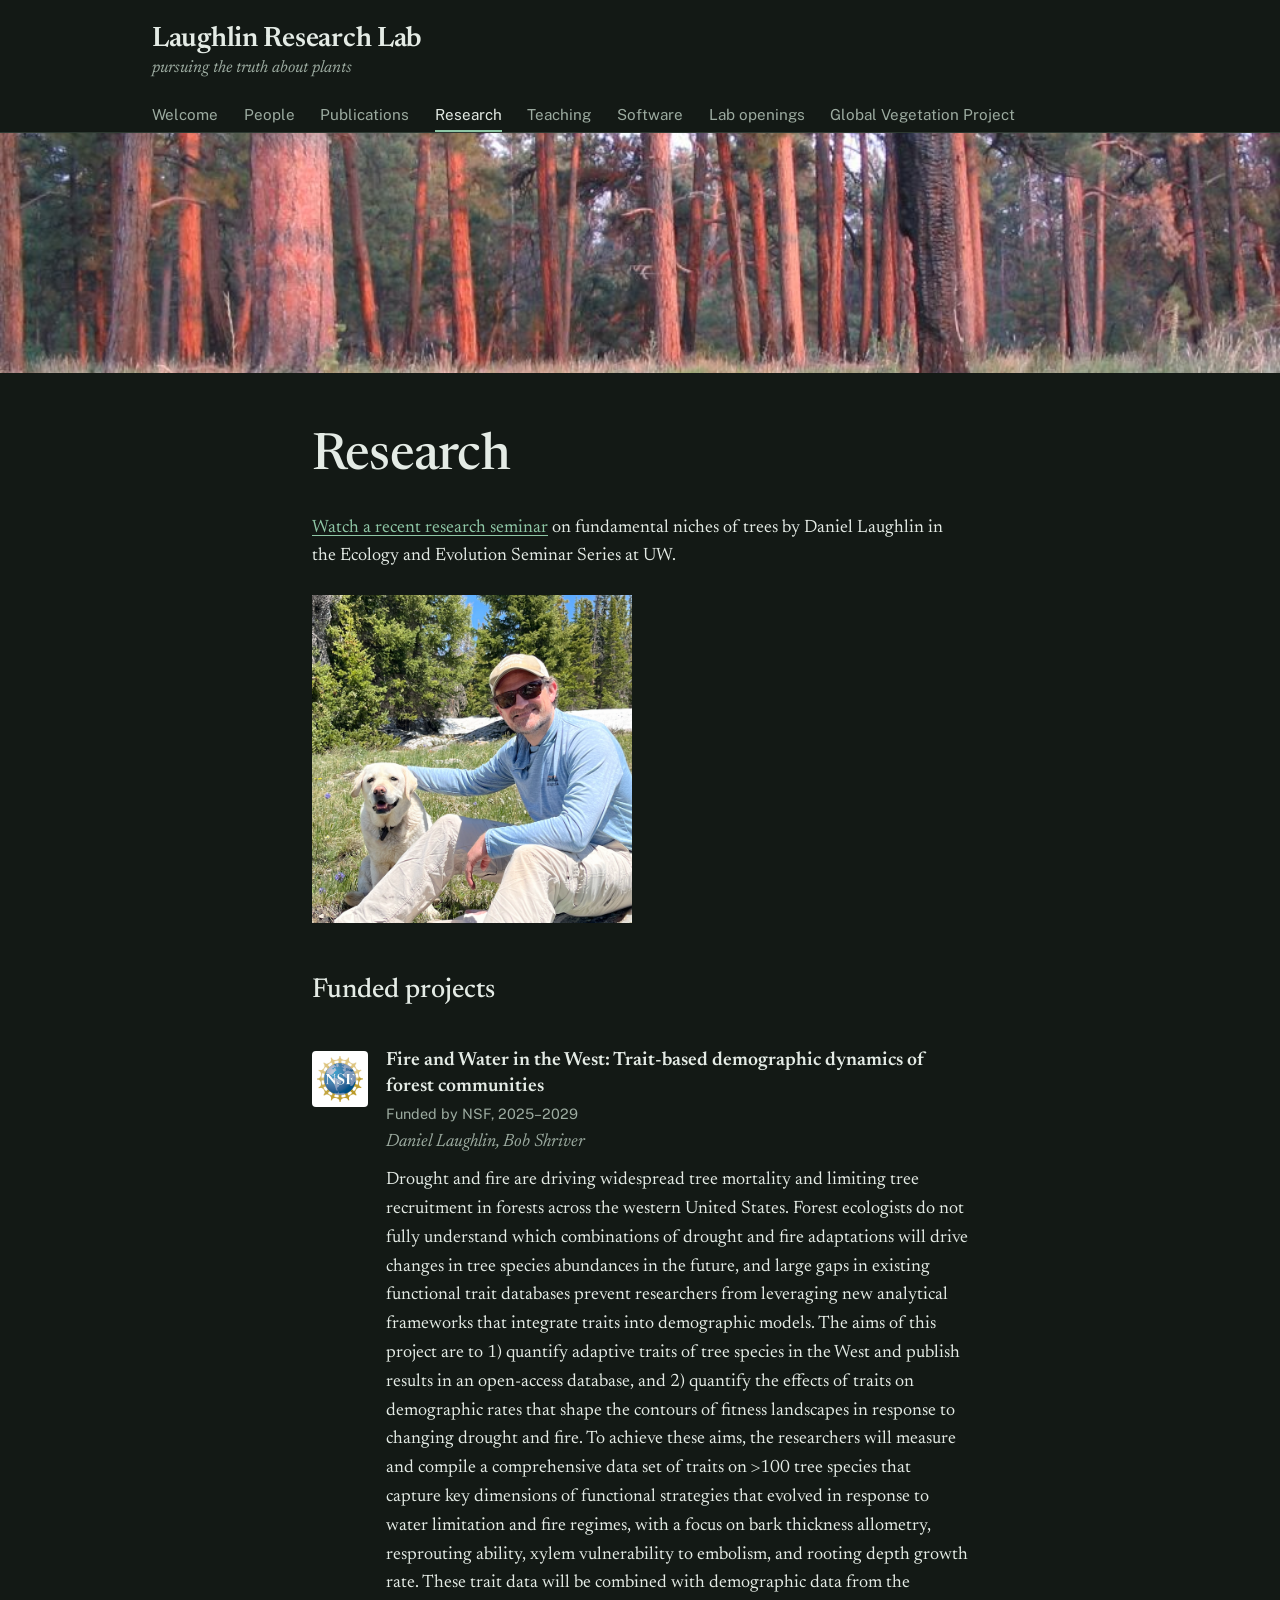
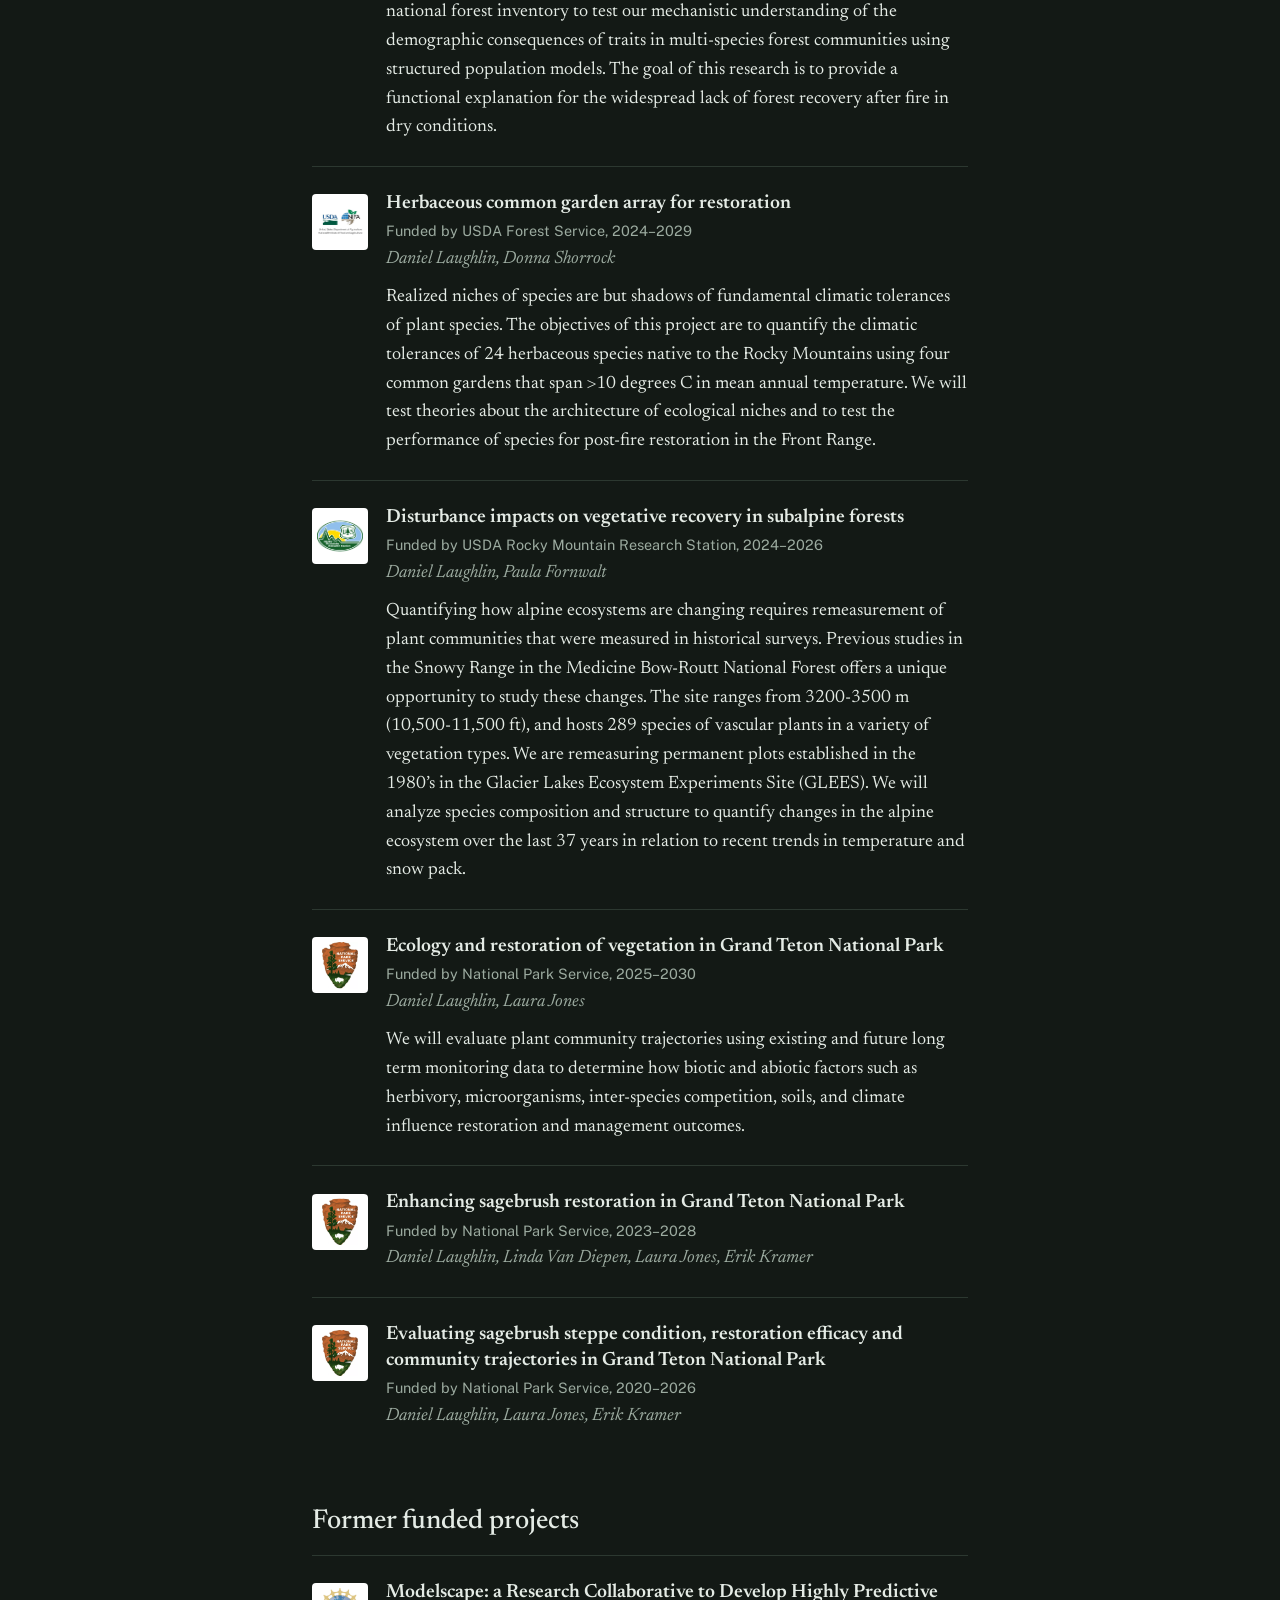
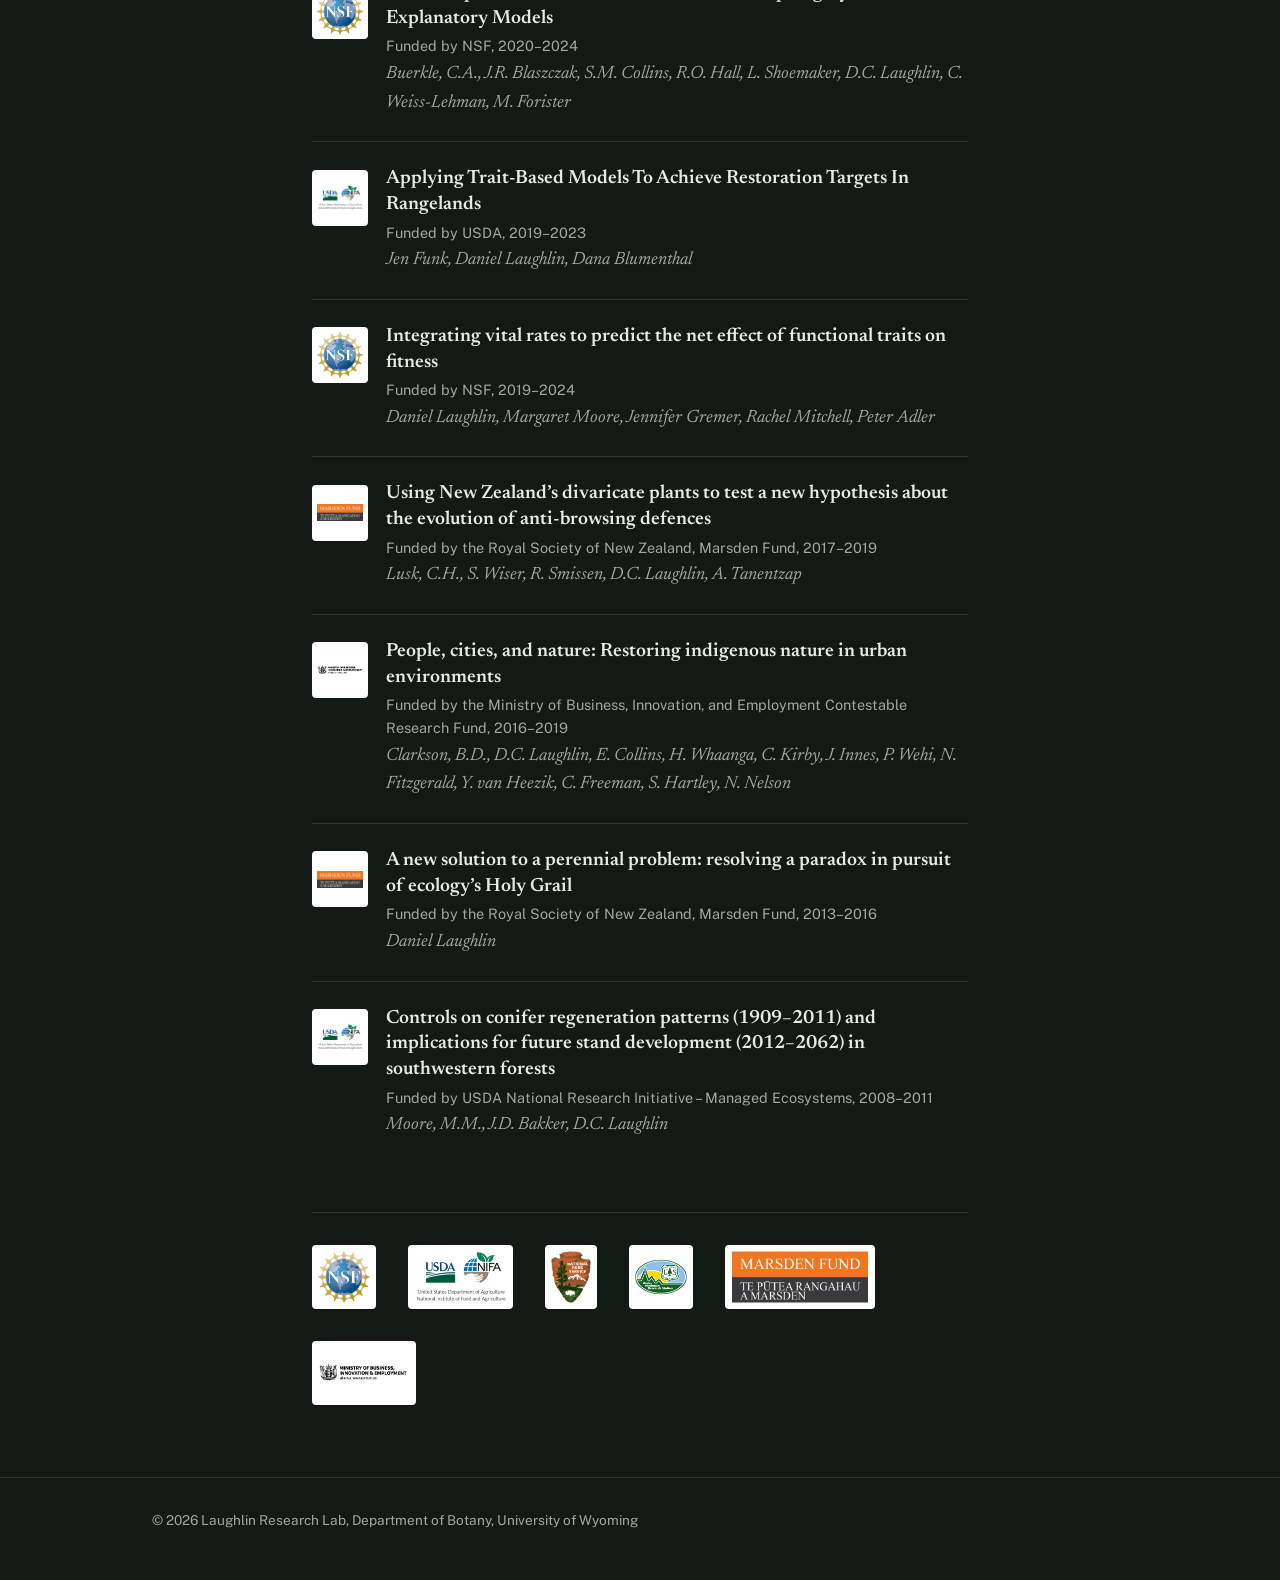
<file: research.html>
<!doctype html>
<html lang="en">
<head>
  <meta charset="utf-8">
  <meta name="viewport" content="width=device-width, initial-scale=1">
  <title>Research | Laughlin Research Lab</title>
  <link rel="icon" type="image/png" href="images/Oak_leaf_favicon.png?v=2">
  <link rel="shortcut icon" type="image/png" href="images/Oak_leaf_favicon.png?v=2">
  <link rel="apple-touch-icon" href="images/Oak_leaf_favicon.png?v=2">
  <link rel="preconnect" href="https://fonts.googleapis.com">
  <link rel="preconnect" href="https://fonts.gstatic.com" crossorigin>
  <link href="https://fonts.googleapis.com/css2?family=Newsreader:ital,opsz,wght@0,6..72,400;0,6..72,500;0,6..72,600;1,6..72,400&family=Public+Sans:wght@400;500;600&display=swap" rel="stylesheet">
  <link rel="stylesheet" href="style.css">
</head>
<body>
  <a class="skip" href="#content">Skip to content</a>
  <header id="site-header"></header>
  <img class="banner" src="images/cropped-FirePoint2005-1.jpg" alt="">
  <main id="content">
    <div class="wrap narrow">
      <h1>Research</h1>
      <p><a href="https://uwyo.video.yuja.com/V/Video?v=11688072&amp;node=51467428&amp;a=163617047">Watch a recent research seminar</a> on fundamental niches of trees by Daniel Laughlin in the Ecology and Evolution Seminar Series at UW.</p>
      <img class="figure research-seminar" src="images/Daniel%20Research%20Page.png" alt="Research seminar on fundamental niches of trees">

      <h2>Funded projects</h2>
      <article class="project">
        <img class="funder-logo" src="images/nsf-logo.jpg" alt="National Science Foundation">
        <div>
        <h3>Fire and Water in the West: Trait-based demographic dynamics of forest communities</h3>
        <p class="funder">Funded by NSF, 2025–2029</p>
        <p class="team">Daniel Laughlin, Bob Shriver</p>
        <p>Drought and fire are driving widespread tree mortality and limiting tree recruitment in forests across the western United States. Forest ecologists do not fully understand which combinations of drought and fire adaptations will drive changes in tree species abundances in the future, and large gaps in existing functional trait databases prevent researchers from leveraging new analytical frameworks that integrate traits into demographic models. The aims of this project are to 1) quantify adaptive traits of tree species in the West and publish results in an open-access database, and 2) quantify the effects of traits on demographic rates that shape the contours of fitness landscapes in response to changing drought and fire. To achieve these aims, the researchers will measure and compile a comprehensive data set of traits on &gt;100 tree species that capture key dimensions of functional strategies that evolved in response to water limitation and fire regimes, with a focus on bark thickness allometry, resprouting ability, xylem vulnerability to embolism, and rooting depth growth rate. These trait data will be combined with demographic data from the national forest inventory to test our mechanistic understanding of the demographic consequences of traits in multi-species forest communities using structured population models. The goal of this research is to provide a functional explanation for the widespread lack of forest recovery after fire in dry conditions.</p>
        </div>
      </article>
      <article class="project">
        <img class="funder-logo" src="images/USDA.png" alt="USDA">
        <div>
        <h3>Herbaceous common garden array for restoration</h3>
        <p class="funder">Funded by USDA Forest Service, 2024–2029</p>
        <p class="team">Daniel Laughlin, Donna Shorrock</p>
        <p>Realized niches of species are but shadows of fundamental climatic tolerances of plant species. The objectives of this project are to quantify the climatic tolerances of 24 herbaceous species native to the Rocky Mountains using four common gardens that span &gt;10 degrees C in mean annual temperature. We will test theories about the architecture of ecological niches and to test the performance of species for post-fire restoration in the Front Range.</p>
        </div>
      </article>
      <article class="project">
        <img class="funder-logo" src="images/usfs-rmrs_logo.png" alt="USDA Forest Service Rocky Mountain Research Station">
        <div>
        <h3>Disturbance impacts on vegetative recovery in subalpine forests</h3>
        <p class="funder">Funded by USDA Rocky Mountain Research Station, 2024–2026</p>
        <p class="team">Daniel Laughlin, Paula Fornwalt</p>
        <p>Quantifying how alpine ecosystems are changing requires remeasurement of plant communities that were measured in historical surveys. Previous studies in the Snowy Range in the Medicine Bow-Routt National Forest offers a unique opportunity to study these changes. The site ranges from 3200-3500 m (10,500-11,500 ft), and hosts 289 species of vascular plants in a variety of vegetation types. We are remeasuring permanent plots established in the 1980’s in the Glacier Lakes Ecosystem Experiments Site (GLEES). We will analyze species composition and structure to quantify changes in the alpine ecosystem over the last 37 years in relation to recent trends in temperature and snow pack.</p>
        </div>
      </article>
      <article class="project">
        <img class="funder-logo" src="images/NPS_16.webp" alt="National Park Service">
        <div>
        <h3>Ecology and restoration of vegetation in Grand Teton National Park</h3>
        <p class="funder">Funded by National Park Service, 2025–2030</p>
        <p class="team">Daniel Laughlin, Laura Jones</p>
        <p>We will evaluate plant community trajectories using existing and future long term monitoring data to determine how biotic and abiotic factors such as herbivory, microorganisms, inter-species competition, soils, and climate influence restoration and management outcomes.</p>
        </div>
      </article>
      <article class="project">
        <img class="funder-logo" src="images/NPS_16.webp" alt="National Park Service">
        <div>
        <h3>Enhancing sagebrush restoration in Grand Teton National Park</h3>
        <p class="funder">Funded by National Park Service, 2023–2028</p>
        <p class="team">Daniel Laughlin, Linda Van Diepen, Laura Jones, Erik Kramer</p>
        </div>
      </article>
      <article class="project">
        <img class="funder-logo" src="images/NPS_16.webp" alt="National Park Service">
        <div>
        <h3>Evaluating sagebrush steppe condition, restoration efficacy and community trajectories in Grand Teton National Park</h3>
        <p class="funder">Funded by National Park Service, 2020–2026</p>
        <p class="team">Daniel Laughlin, Laura Jones, Erik Kramer</p>
        </div>
      </article>
      <h2>Former funded projects</h2>
      <article class="project">
        <img class="funder-logo" src="images/nsf-logo.jpg" alt="National Science Foundation">
        <div>
        <h3>Modelscape: a Research Collaborative to Develop Highly Predictive Explanatory Models</h3>
        <p class="funder">Funded by NSF, 2020–2024</p>
        <p class="team">Buerkle, C.A., J.R. Blaszczak, S.M. Collins, R.O. Hall, L. Shoemaker, D.C. Laughlin, C. Weiss-Lehman, M. Forister</p>
        </div>
      </article>
      <article class="project">
        <img class="funder-logo" src="images/USDA.png" alt="USDA">
        <div>
        <h3>Applying Trait-Based Models To Achieve Restoration Targets In Rangelands</h3>
        <p class="funder">Funded by USDA, 2019–2023</p>
        <p class="team">Jen Funk, Daniel Laughlin, Dana Blumenthal</p>
        </div>
      </article>
      <article class="project">
        <img class="funder-logo" src="images/nsf-logo.jpg" alt="National Science Foundation">
        <div>
        <h3>Integrating vital rates to predict the net effect of functional traits on fitness</h3>
        <p class="funder">Funded by NSF, 2019–2024</p>
        <p class="team">Daniel Laughlin, Margaret Moore, Jennifer Gremer, Rachel Mitchell, Peter Adler</p>
        </div>
      </article>
      <article class="project">
        <img class="funder-logo" src="images/MarsdenFund.png" alt="Royal Society of New Zealand Marsden Fund">
        <div>
        <h3>Using New Zealand’s divaricate plants to test a new hypothesis about the evolution of anti-browsing defences</h3>
        <p class="funder">Funded by the Royal Society of New Zealand, Marsden Fund, 2017–2019</p>
        <p class="team">Lusk, C.H., S. Wiser, R. Smissen, D.C. Laughlin, A. Tanentzap</p>
        </div>
      </article>
      <article class="project">
        <img class="funder-logo" src="images/mbie%20logo.png" alt="New Zealand Ministry of Business, Innovation and Employment">
        <div>
        <h3>People, cities, and nature: Restoring indigenous nature in urban environments</h3>
        <p class="funder">Funded by the Ministry of Business, Innovation, and Employment Contestable Research Fund, 2016–2019</p>
        <p class="team">Clarkson, B.D., D.C. Laughlin, E. Collins, H. Whaanga, C. Kirby, J. Innes, P. Wehi, N. Fitzgerald, Y. van Heezik, C. Freeman, S. Hartley, N. Nelson</p>
        </div>
      </article>
      <article class="project">
        <img class="funder-logo" src="images/MarsdenFund.png" alt="Royal Society of New Zealand Marsden Fund">
        <div>
        <h3>A new solution to a perennial problem: resolving a paradox in pursuit of ecology’s Holy Grail</h3>
        <p class="funder">Funded by the Royal Society of New Zealand, Marsden Fund, 2013–2016</p>
        <p class="team">Daniel Laughlin</p>
        </div>
      </article>
      <article class="project">
        <img class="funder-logo" src="images/USDA.png" alt="USDA">
        <div>
        <h3>Controls on conifer regeneration patterns (1909–2011) and implications for future stand development (2012–2062) in southwestern forests</h3>
        <p class="funder">Funded by USDA National Research Initiative – Managed Ecosystems, 2008–2011</p>
        <p class="team">Moore, M.M., J.D. Bakker, D.C. Laughlin</p>
        </div>
      </article>
      <div class="logos">
        <img src="images/nsf-logo.jpg" alt="National Science Foundation">
        <img src="images/USDA.png" alt="USDA and Forest Service">
        <img src="images/NPS_16.webp" alt="National Park Service">
        <img src="images/usfs-rmrs_logo.png" alt="USDA Forest Service Rocky Mountain Research Station">
        <img src="images/MarsdenFund.png" alt="Royal Society of New Zealand Marsden Fund">
        <img src="images/mbie%20logo.png" alt="New Zealand Ministry of Business, Innovation and Employment">
      </div>
    </div>
  </main>
  <footer id="site-footer"></footer>
  <script src="site.js"></script>

</body>
</html>
</file>
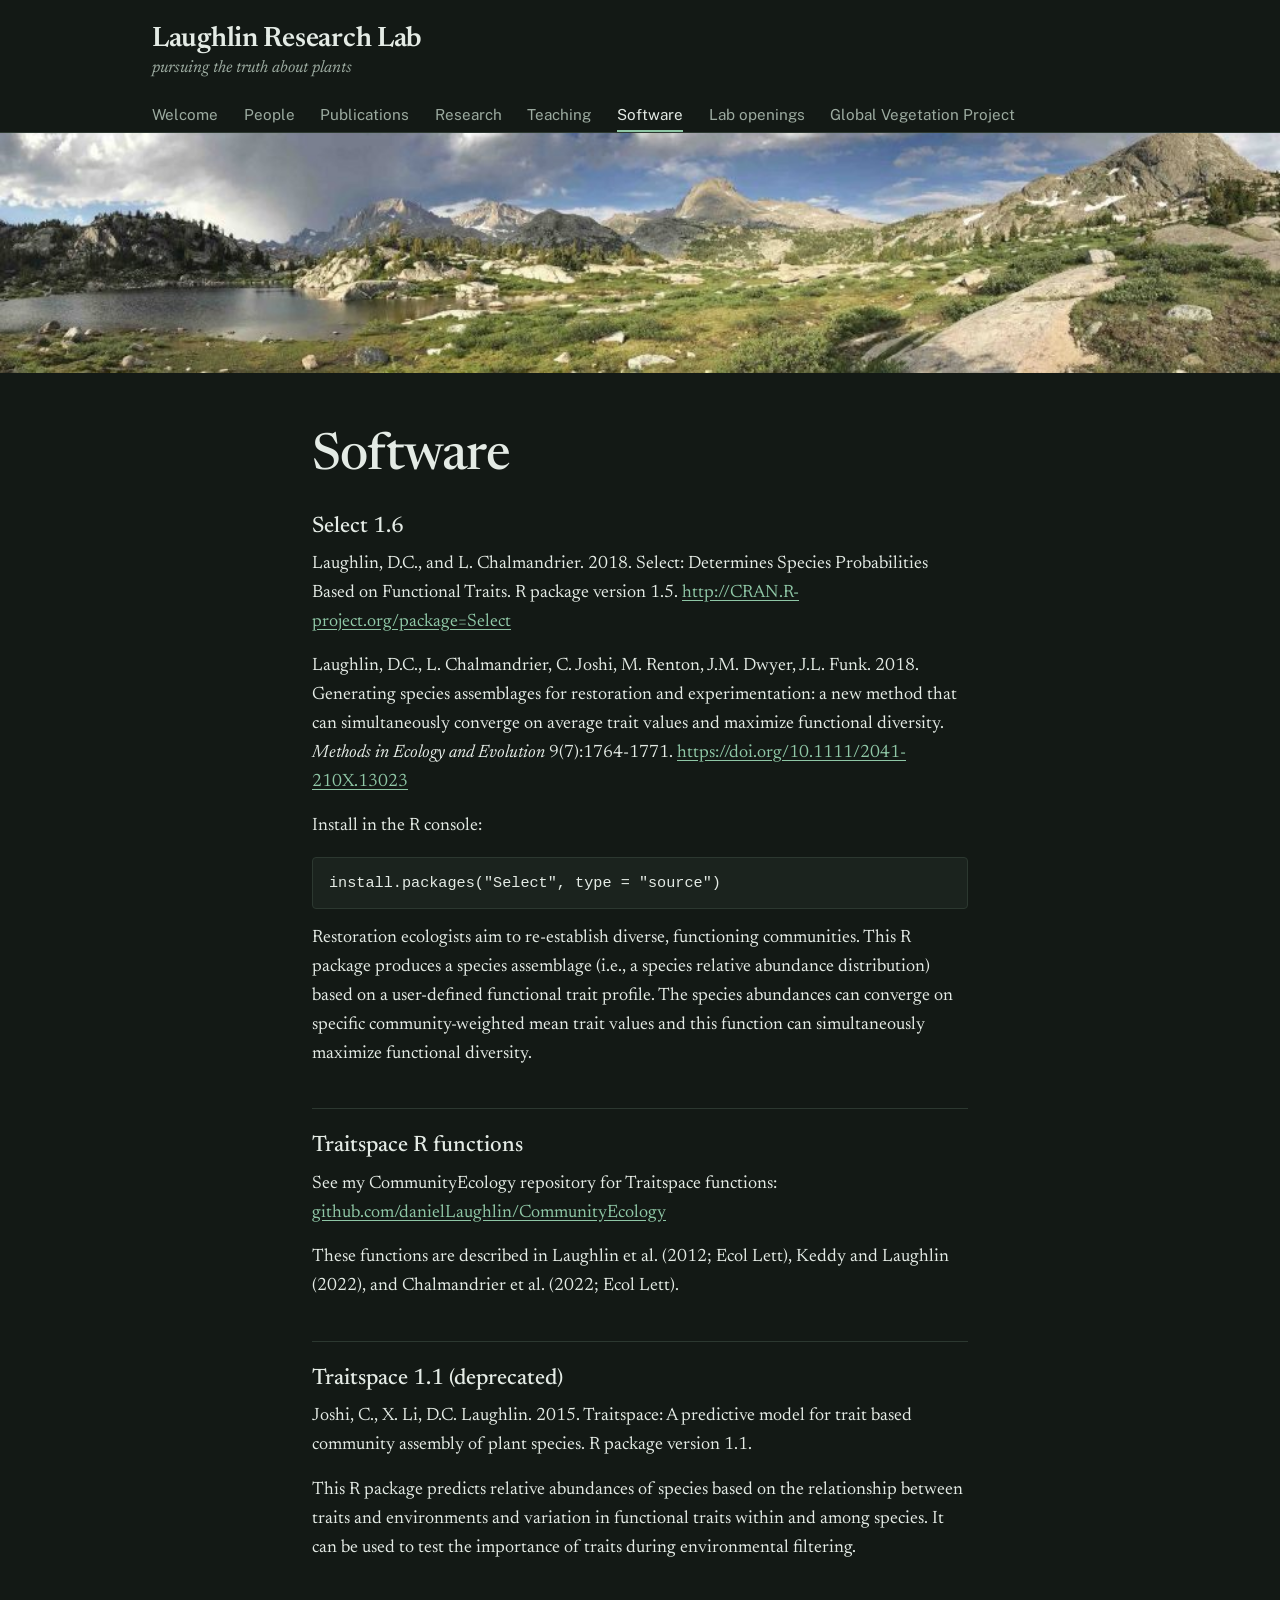
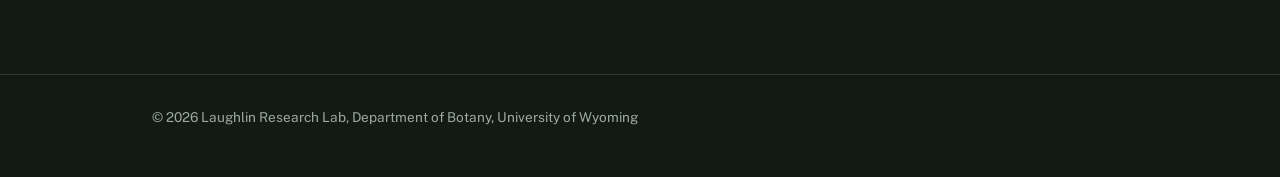
<file: software.html>
<!doctype html>
<html lang="en">
<head>
  <meta charset="utf-8">
  <meta name="viewport" content="width=device-width, initial-scale=1">
  <title>Software | Laughlin Research Lab</title>
  <link rel="icon" type="image/png" href="images/Oak_leaf_favicon.png?v=2">
  <link rel="shortcut icon" type="image/png" href="images/Oak_leaf_favicon.png?v=2">
  <link rel="apple-touch-icon" href="images/Oak_leaf_favicon.png?v=2">
  <link rel="preconnect" href="https://fonts.googleapis.com">
  <link rel="preconnect" href="https://fonts.gstatic.com" crossorigin>
  <link href="https://fonts.googleapis.com/css2?family=Newsreader:ital,opsz,wght@0,6..72,400;0,6..72,500;0,6..72,600;1,6..72,400&family=Public+Sans:wght@400;500;600&display=swap" rel="stylesheet">
  <link rel="stylesheet" href="style.css">
</head>
<body>
  <a class="skip" href="#content">Skip to content</a>
  <header id="site-header"></header>
  <img class="banner" src="images/cropped-Winds.jpg" alt="">
  <main id="content">
    <div class="wrap narrow">
      <h1>Software</h1>
      <section class="package">
        <h2>Select 1.6</h2>
        <p>Laughlin, D.C., and L. Chalmandrier. 2018. Select: Determines Species Probabilities Based on Functional Traits. R package version 1.5. <a href="https://cran.r-project.org/web/packages/Select/index.html">http://CRAN.R-project.org/package=Select</a></p>
        <p>Laughlin, D.C., L. Chalmandrier, C. Joshi, M. Renton, J.M. Dwyer, J.L. Funk. 2018. Generating species assemblages for restoration and experimentation: a new method that can simultaneously converge on average trait values and maximize functional diversity. <em>Methods in Ecology and Evolution</em> 9(7):1764-1771. <a href="https://doi.org/10.1111/2041-210X.13023">https://doi.org/10.1111/2041-210X.13023</a></p>
        <p>Install in the R console:</p>
        <pre><code>install.packages("Select", type = "source")</code></pre>
        <p>Restoration ecologists aim to re-establish diverse, functioning communities. This R package produces a species assemblage (i.e., a species relative abundance distribution) based on a user-defined functional trait profile. The species abundances can converge on specific community-weighted mean trait values and this function can simultaneously maximize functional diversity.</p>
      </section>
      <section class="package">
        <h2>Traitspace R functions</h2>
        <p>See my CommunityEcology repository for Traitspace functions: <a href="https://github.com/danielLaughlin/CommunityEcology">github.com/danielLaughlin/CommunityEcology</a></p>
        <p>These functions are described in Laughlin et al. (2012; Ecol Lett), Keddy and Laughlin (2022), and Chalmandrier et al. (2022; Ecol Lett).</p>
      </section>
      <section class="package">
        <h2>Traitspace 1.1 (deprecated)</h2>
        <p>Joshi, C., X. Li, D.C. Laughlin. 2015. Traitspace: A predictive model for trait based community assembly of plant species. R package version 1.1.</p>
        <p>This R package predicts relative abundances of species based on the relationship between traits and environments and variation in functional traits within and among species. It can be used to test the importance of traits during environmental filtering.</p>
      </section>
    </div>
  </main>
  <footer id="site-footer"></footer>
  <script src="site.js"></script>

</body>
</html>
</file>
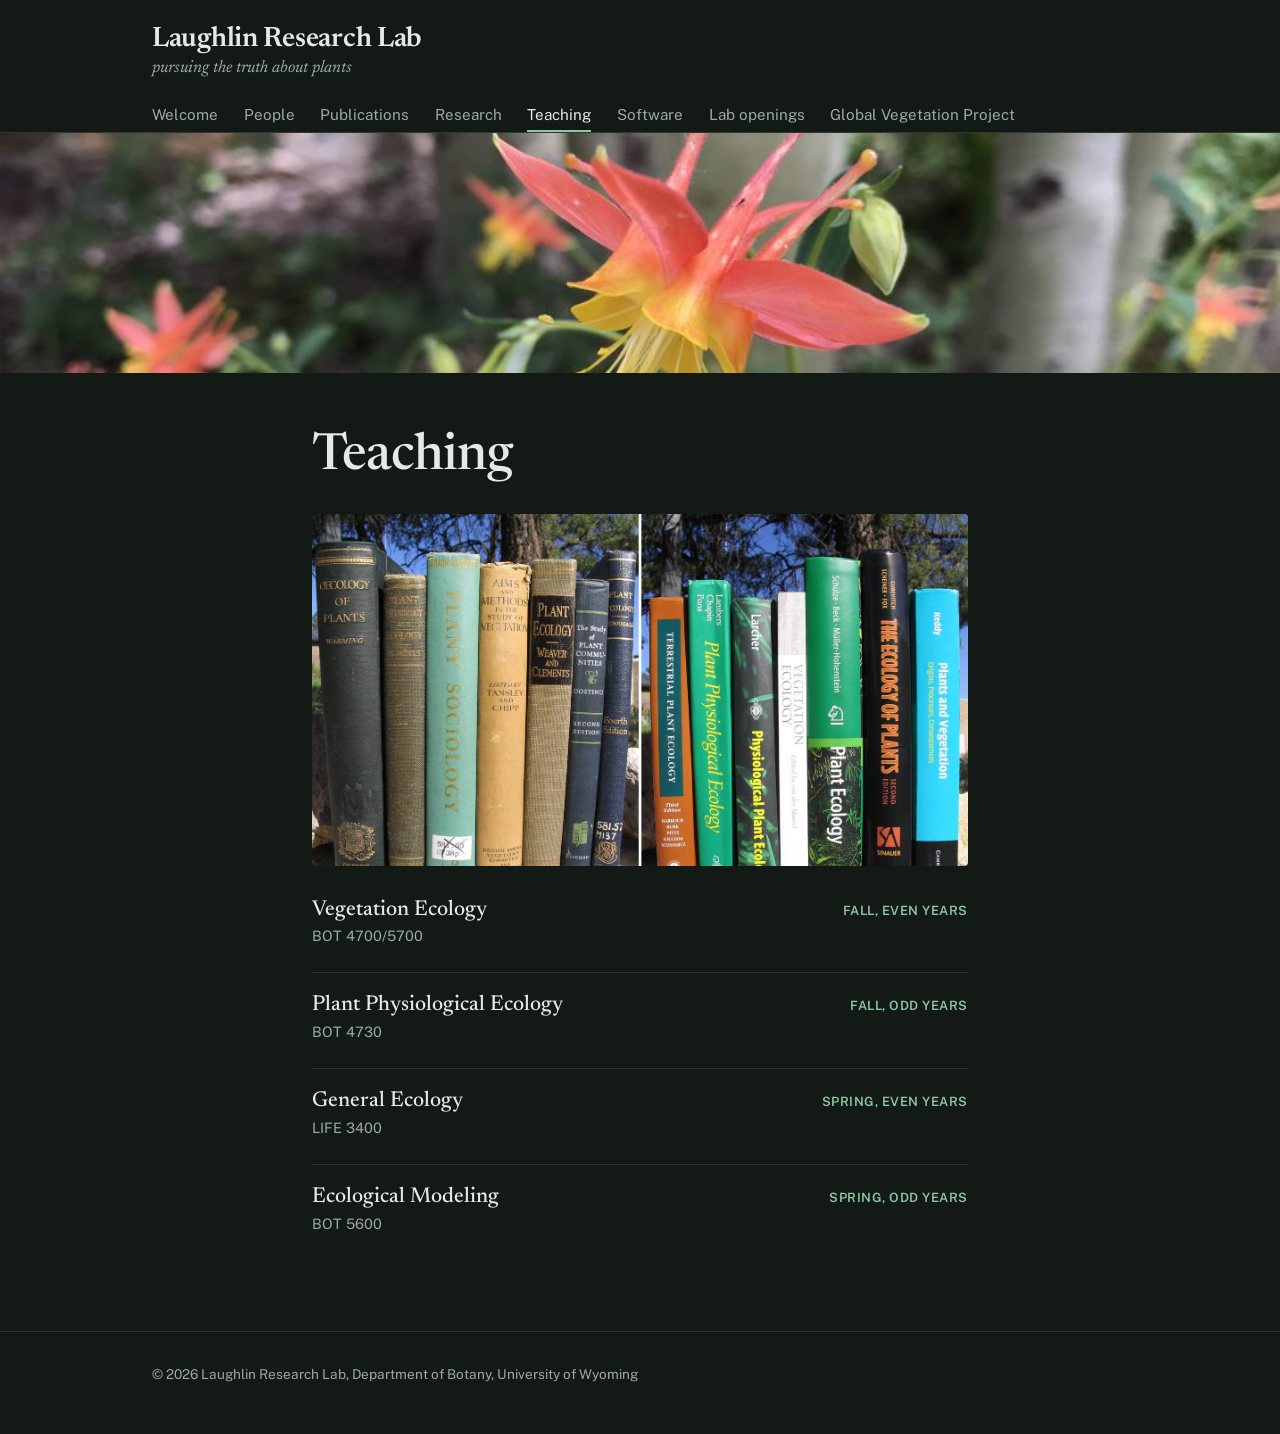
<file: teaching.html>
<!doctype html>
<html lang="en">
<head>
  <meta charset="utf-8">
  <meta name="viewport" content="width=device-width, initial-scale=1">
  <title>Teaching | Laughlin Research Lab</title>
  <link rel="icon" type="image/png" href="images/Oak_leaf_favicon.png?v=2">
  <link rel="shortcut icon" type="image/png" href="images/Oak_leaf_favicon.png?v=2">
  <link rel="apple-touch-icon" href="images/Oak_leaf_favicon.png?v=2">
  <link rel="preconnect" href="https://fonts.googleapis.com">
  <link rel="preconnect" href="https://fonts.gstatic.com" crossorigin>
  <link href="https://fonts.googleapis.com/css2?family=Newsreader:ital,opsz,wght@0,6..72,400;0,6..72,500;0,6..72,600;1,6..72,400&family=Public+Sans:wght@400;500;600&display=swap" rel="stylesheet">
  <link rel="stylesheet" href="style.css">
</head>
<body>
  <a class="skip" href="#content">Skip to content</a>
  <header id="site-header"></header>
  <img class="banner" src="images/cropped-columbine.jpg" alt="">
  <main id="content">
    <div class="wrap narrow">
      <h1>Teaching</h1>
      <img class="figure teaching-photo" src="images/textbooks%20Teaching%20Page.jpg" alt="Textbooks">
      <ul class="courses">
        <li class="course">
          <div><h2>Vegetation Ecology</h2><span class="code">BOT 4700/5700</span></div>
          <span class="when">Fall, even years</span>
        </li>
        <li class="course">
          <div><h2>Plant Physiological Ecology</h2><span class="code">BOT 4730</span></div>
          <span class="when">Fall, odd years</span>
        </li>
        <li class="course">
          <div><h2>General Ecology</h2><span class="code">LIFE 3400</span></div>
          <span class="when">Spring, even years</span>
        </li>
        <li class="course">
          <div><h2>Ecological Modeling</h2><span class="code">BOT 5600</span></div>
          <span class="when">Spring, odd years</span>
        </li>
      </ul>
    </div>
  </main>
  <footer id="site-footer"></footer>
  <script src="site.js"></script>

</body>
</html>
</file>
<file: style.css>
:root {
  color-scheme: dark;
  --paper: #131915;
  --surface: #1b231e;
  --ink: #e4ebe5;
  --muted: #9caba0;
  --line: #2c3830;
  --accent: #8fc7a6;       /* change this one value to re-color the site */
  --accent-soft: #223029;
  --serif: "Newsreader", Georgia, "Times New Roman", serif;
  --sans: "Public Sans", system-ui, -apple-system, "Segoe UI", sans-serif;
}
* { box-sizing: border-box; }
html { scroll-padding-top: 1rem; }
body {
  margin: 0; background: var(--paper); color: var(--ink);
  font-family: var(--serif); font-size: 1.125rem; line-height: 1.6;
}
img { max-width: 100%; height: auto; display: block; }
a { color: var(--accent); text-underline-offset: 0.18em; }
a:focus-visible, button:focus-visible, input:focus-visible, summary:focus-visible {
  outline: 2px solid var(--accent); outline-offset: 3px; border-radius: 2px;
}
.wrap { max-width: 64rem; margin: 0 auto; padding: 0 1.5rem; }
.narrow { max-width: 44rem; }
.skip { position: absolute; left: -999px; }
.skip:focus { left: 1rem; top: 1rem; background: var(--surface); padding: .5rem 1rem; z-index: 10; }

/* Header */
.site-header { border-bottom: 1px solid var(--line); background: var(--paper); }
.brand-row { display: flex; align-items: baseline; justify-content: space-between; gap: 1rem; padding: 1.5rem 0 1rem; }
.brand { text-decoration: none; color: var(--ink); }
.brand-name { display: block; font-size: 1.75rem; font-weight: 600; line-height: 1.1; letter-spacing: -0.01em; }
.brand-tag { display: block; font-style: italic; color: var(--muted); font-size: 1.05rem; }
.menu-btn { display: none; font: 500 .95rem var(--sans); background: none; border: 1px solid var(--line); color: var(--ink); padding: .4rem .85rem; border-radius: 4px; cursor: pointer; }
.main-nav ul { list-style: none; margin: 0; padding: 0; display: flex; flex-wrap: wrap; gap: .25rem 1.6rem; }
.main-nav a { display: block; padding: .55rem 0; font: .95rem var(--sans); color: var(--muted); text-decoration: none; }
.main-nav a:hover { color: var(--ink); }
.main-nav a[aria-current="page"] { color: var(--ink); box-shadow: inset 0 -2px 0 var(--accent); }
@media (max-width: 760px) {
  .brand-row { align-items: center; }
  .menu-btn { display: block; }
  .main-nav { display: none; }
  .main-nav.open { display: block; }
  .main-nav ul { flex-direction: column; gap: 0; padding-bottom: .5rem; }
  .main-nav a { padding: .7rem 0; border-top: 1px solid var(--line); }
  .main-nav a[aria-current="page"] { box-shadow: inset 3px 0 0 var(--accent); padding-left: .75rem; }
}

/* Banner photo */
.banner { width: 100%; height: clamp(9rem, 22vw, 15rem); object-fit: cover; background: var(--accent-soft); }

/* Page content */
main { padding: 3.5rem 0 4.5rem; }
h1 { font-size: clamp(2.2rem, 5vw, 3.2rem); font-weight: 500; line-height: 1.1; letter-spacing: -0.015em; margin: 0 0 1.75rem; }
h2 { font-size: 1.7rem; font-weight: 500; line-height: 1.2; margin: 3.25rem 0 1rem; }
h3 { font-size: 1.2rem; font-weight: 600; line-height: 1.35; margin: 2rem 0 .4rem; }
p { margin: 0 0 1rem; }
.lede { font-size: clamp(1.3rem, 2.5vw, 1.65rem); line-height: 1.4; max-width: 38ch; margin-bottom: 2.5rem; }
.note { font-family: var(--sans); font-size: .95rem; color: var(--muted); }
.placeholder { border: 1px dashed var(--line); background: var(--surface); padding: 1.25rem 1.5rem; border-radius: 4px; color: var(--muted); }

/* Welcome page */
.welcome-grid { display: grid; grid-template-columns: 15rem 1fr; gap: 2rem; align-items: start; }
.welcome-grid .pi-photo { border-radius: 4px; width: 100%; }
.pi { margin-top: .25rem; }
.pi-name { font-size: 1.35rem; font-weight: 600; margin: 0; }
.pi p { margin: 0; }
.pi .gap { margin-top: .9rem; }
@media (max-width: 600px) { .welcome-grid { grid-template-columns: 1fr; } .welcome-grid .pi-photo { max-width: 13rem; } }

.book { display: grid; grid-template-columns: 11rem 1fr; gap: 2rem; align-items: start; margin-top: 3.5rem; padding-top: 3rem; border-top: 1px solid var(--line); }
.book img { border-radius: 2px; box-shadow: 0 1px 0 var(--line); }
.book h2 { margin-top: 0; }
@media (max-width: 600px) { .book { grid-template-columns: 1fr; } .book img { max-width: 10rem; } }

.chapters { list-style: none; margin: 1.5rem 0 0; padding: 0; }
.chapters li { padding: 1.1rem 0; border-top: 1px solid var(--line); }
.chapters .ch-title { font-weight: 600; display: block; }
.chapters .ch-sub { display: block; color: var(--muted); font-size: 1rem; }
audio { width: 100%; max-width: 30rem; margin-top: .6rem; height: 2.4rem; }

/* Projects (Research) */
.project { padding: 1.5rem 0; border-top: 1px solid var(--line); }
.project:first-of-type { border-top: 0; }
.project h3 { margin: 0 0 .15rem; }
.funder { font-family: var(--sans); font-size: .9rem; color: var(--muted); margin: 0 0 .15rem; }
.team { font-style: italic; color: var(--muted); margin: 0 0 .6rem; }
.project p:last-child { margin-bottom: 0; }
.logos { display: flex; flex-wrap: wrap; align-items: center; gap: 2rem; margin-top: 3rem; padding-top: 2rem; border-top: 1px solid var(--line); }
.logos img { height: 4rem; width: auto; }
.figure { margin: 1.5rem 0 0; }
.figure img { border-radius: 4px; }

/* Publications */
.search { display: block; font-family: var(--sans); font-size: .9rem; color: var(--muted); margin: 1.5rem 0 1rem; }
.search span { display: block; margin-bottom: .4rem; }
.search input {
  width: 100%; max-width: 28rem; font: 1rem var(--sans); color: var(--ink);
  background: var(--surface); border: 1px solid var(--line); border-radius: 4px; padding: .65rem .8rem;
}
.year-nav { font-family: var(--sans); font-size: .9rem; display: flex; flex-wrap: wrap; gap: .3rem .9rem; margin: 0 0 2rem; }
.year-block { display: grid; grid-template-columns: 4.5rem 1fr; gap: 1rem; padding: 1.5rem 0; border-top: 1px solid var(--line); }
.year-block h3 { margin: 0; font: 600 1rem var(--sans); color: var(--muted); padding-top: .2rem; }
.pubs { list-style: none; margin: 0; padding: 0; display: grid; gap: 1.1rem; }
.pubs li { font-size: 1.02rem; line-height: 1.55; overflow-wrap: anywhere; }
.pubs b { font-weight: 600; color: var(--ink); }
@media (max-width: 600px) { .year-block { grid-template-columns: 1fr; gap: .5rem; } }

/* Software */
.package { padding: 1.5rem 0; border-top: 1px solid var(--line); }
.package:first-of-type { border-top: 0; padding-top: 0; }
.package h2 { margin: 0 0 .6rem; font-size: 1.4rem; }
pre { background: var(--surface); border: 1px solid var(--line); border-radius: 4px; padding: .8rem 1rem; overflow-x: auto; font-size: .95rem; }

/* GVP */
.requirements { padding-left: 1.4rem; }
.requirements li { margin-bottom: .35rem; }
.example { display: grid; grid-template-columns: 1fr 15rem; gap: 2rem; align-items: start; margin-top: 2rem; }
.example img { border-radius: 4px; }
@media (max-width: 680px) { .example { grid-template-columns: 1fr; } .example img { max-width: 18rem; } }

.site-footer { border-top: 1px solid var(--line); padding: 2rem 0 3rem; font-family: var(--sans); font-size: .85rem; color: var(--muted); }

/* People */
.members { display: grid; grid-template-columns: repeat(auto-fill, minmax(17rem, 1fr)); gap: 1rem; margin: 0 0 1rem; padding: 0; list-style: none; }
.member { background: var(--surface); border: 1px solid var(--line); border-radius: 4px; padding: 1.25rem 1.35rem; }
.member h3 { margin: 0; font-size: 1.2rem; }
.member .role { font: 600 .8rem var(--sans); letter-spacing: .04em; text-transform: uppercase; color: var(--accent); margin: .2rem 0 .55rem; }
.member p:last-child { margin: 0; font-size: 1rem; line-height: 1.5; }
.alum { display: grid; grid-template-columns: 14rem 1fr; gap: 1.5rem; padding: 1.25rem 0; border-top: 1px solid var(--line); }
.alum h3 { margin: 0; font-size: 1.1rem; }
.alum .degree { display: block; font: .9rem var(--sans); color: var(--muted); font-weight: 400; margin-top: .15rem; }
.alum ul { list-style: none; margin: 0; padding: 0; display: grid; gap: .7rem; }
.alum li { font-size: 1rem; line-height: 1.55; overflow-wrap: anywhere; }
@media (max-width: 680px) { .alum { grid-template-columns: 1fr; gap: .5rem; } }

/* Teaching */
.courses { list-style: none; margin: 0; padding: 0; }
.course { display: grid; grid-template-columns: 1fr auto; gap: .25rem 1.5rem; align-items: baseline; padding: 1.25rem 0; border-top: 1px solid var(--line); }
.course:first-child { border-top: 0; padding-top: 0; }
.course h2 { margin: 0; font-size: 1.35rem; }
.course .code { font: .9rem var(--sans); color: var(--muted); }
.course .when { font: 600 .8rem var(--sans); letter-spacing: .04em; text-transform: uppercase; color: var(--accent); text-align: right; }
@media (max-width: 560px) { .course { grid-template-columns: 1fr; } .course .when { text-align: left; } }

/* Soften bright photos and logos slightly on the dark background */
.logos img { background: #fff; padding: .4rem; border-radius: 4px; }

/* Lab member photos */
.member-photo { width: 100%; aspect-ratio: 1; object-fit: cover; object-position: center 25%; border-radius: 4px; margin-bottom: 1rem; background: var(--accent-soft); }
.teaching-photo { margin: 0 0 2rem; border-radius: 4px; width: 100%; max-height: 22rem; object-fit: cover; }

/* Research page: smaller seminar photo, funder logo beside each project */
.research-seminar { max-width: 20rem; }
.project { display: grid; grid-template-columns: 3.5rem 1fr; gap: 1.1rem; align-items: start; }
.funder-logo { width: 3.5rem; height: 3.5rem; object-fit: contain; background: #fff; padding: .3rem; border-radius: 4px; margin-top: .2rem; }
span.funder-logo { background: none; }
@media (max-width: 480px) { .project { grid-template-columns: 2.75rem 1fr; gap: .8rem; } .funder-logo { width: 2.75rem; height: 2.75rem; } }

/* Welcome page mission statement box */
.mission {
  max-width: none;
  background: var(--surface);
  border: 1px solid var(--line);
  border-left: 4px solid var(--accent);
  border-radius: 6px;
  padding: clamp(1.25rem, 3vw, 2rem) clamp(1.25rem, 3.5vw, 2.25rem);
  font-size: clamp(1.3rem, 2.6vw, 1.75rem);
  line-height: 1.4;
  margin: 0 0 3rem;
}

/* Hanging indent for citations (Publications and former lab members) */
.pubs li, .alum li {
  padding-left: 1.75em;
  text-indent: -1.75em;
}
.pubs { gap: 1rem; }

/* Publications: book cards */
.books { display: grid; grid-template-columns: repeat(auto-fit, minmax(19rem, 1fr)); gap: 1.25rem; margin: 1.25rem 0 0; }
.book-card {
  display: grid; grid-template-columns: 5rem 1fr; gap: 1.1rem; align-items: start;
  background: var(--surface); border: 1px solid var(--line); border-radius: 6px; padding: 1.25rem;
}
.book-cover img { width: 5rem; max-width: 100%; aspect-ratio: 2 / 3; object-fit: cover; border-radius: 3px; box-shadow: 0 6px 18px rgba(0,0,0,.35); transition: transform .2s ease; }
.book-cover:hover img { transform: translateY(-3px); }
.book-info p { margin: 0; }
.book-title { font-size: 1.05rem; line-height: 1.35; margin-bottom: .6rem !important; }
.book-title a { color: var(--ink); text-decoration: none; }
.book-title a:hover { color: var(--accent); text-decoration: underline; }
.book-meta { font-family: var(--sans); font-size: .9rem; color: var(--muted); line-height: 1.5; }
.book-meta b { color: var(--ink); font-weight: 600; }
@media (max-width: 420px) { .book-card { grid-template-columns: 4rem 1fr; gap: .9rem; padding: 1rem; } .book-cover img { width: 4rem; } }
</file>
